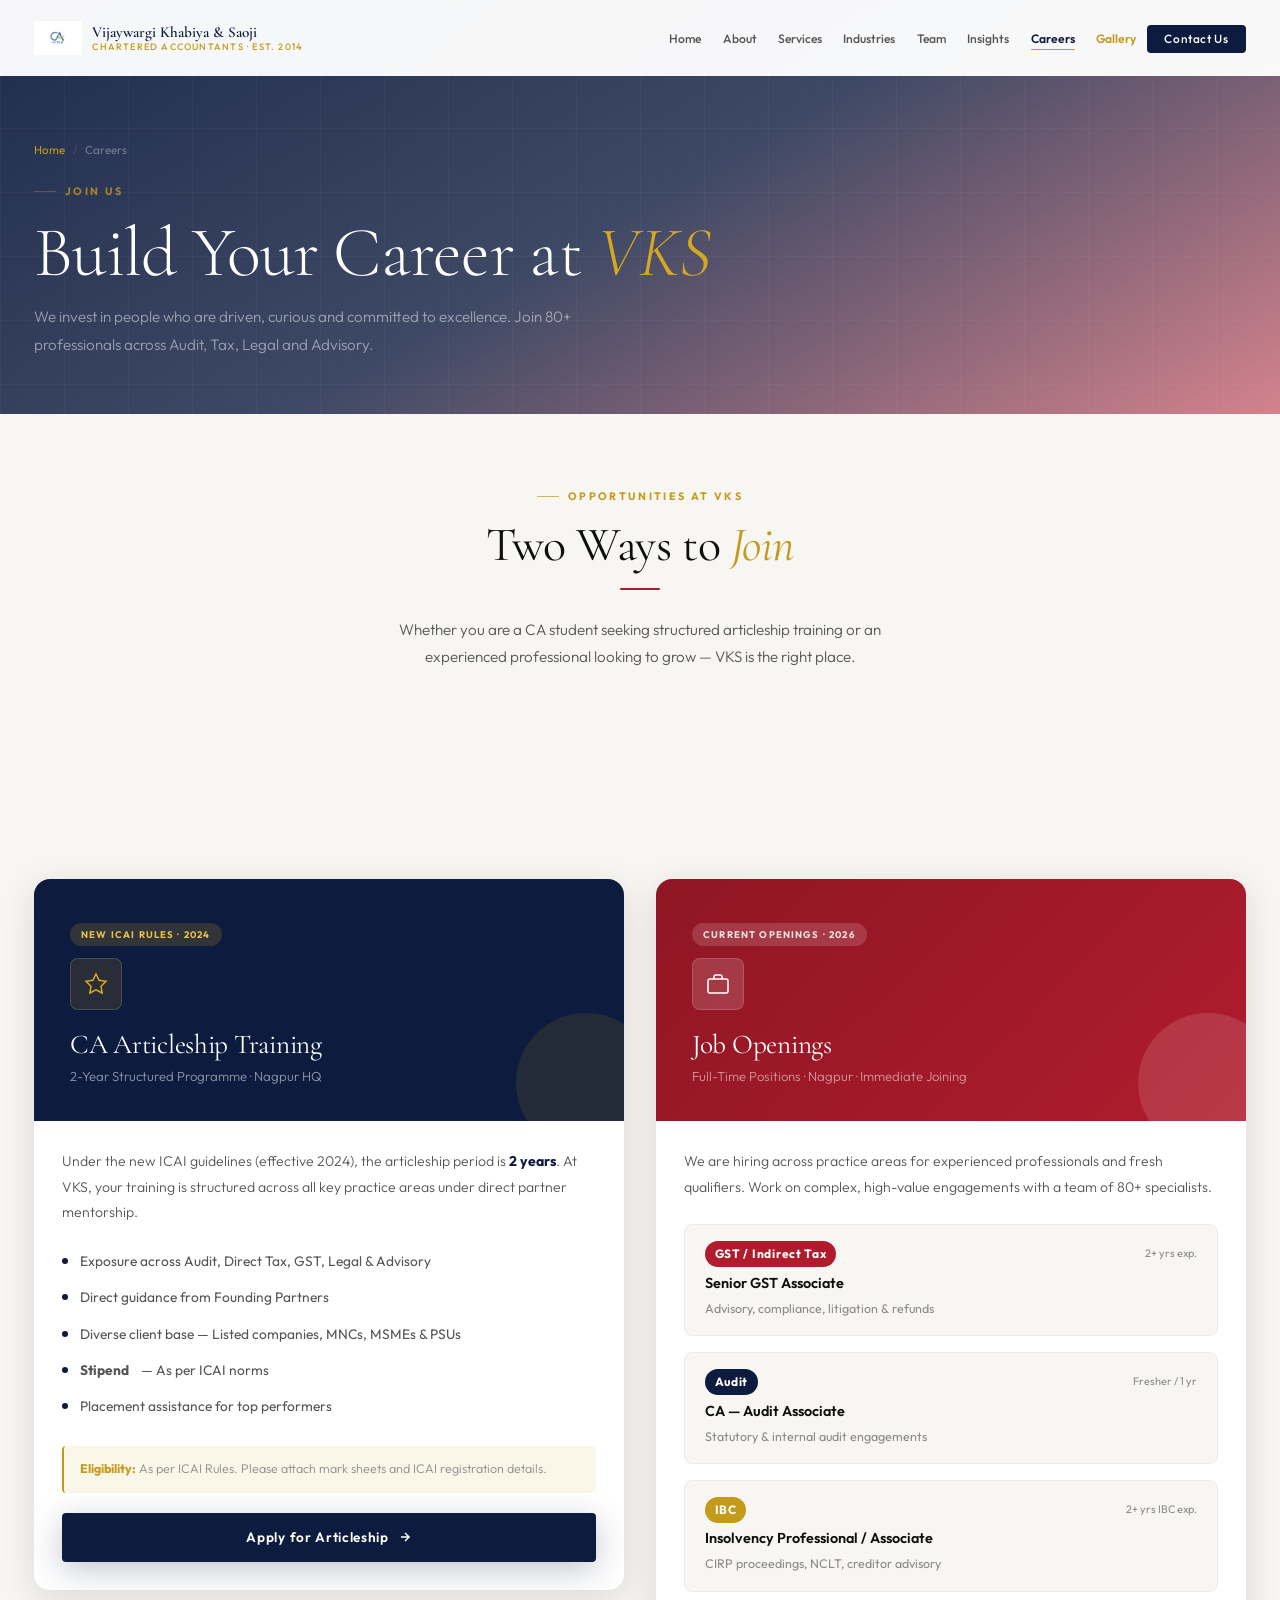
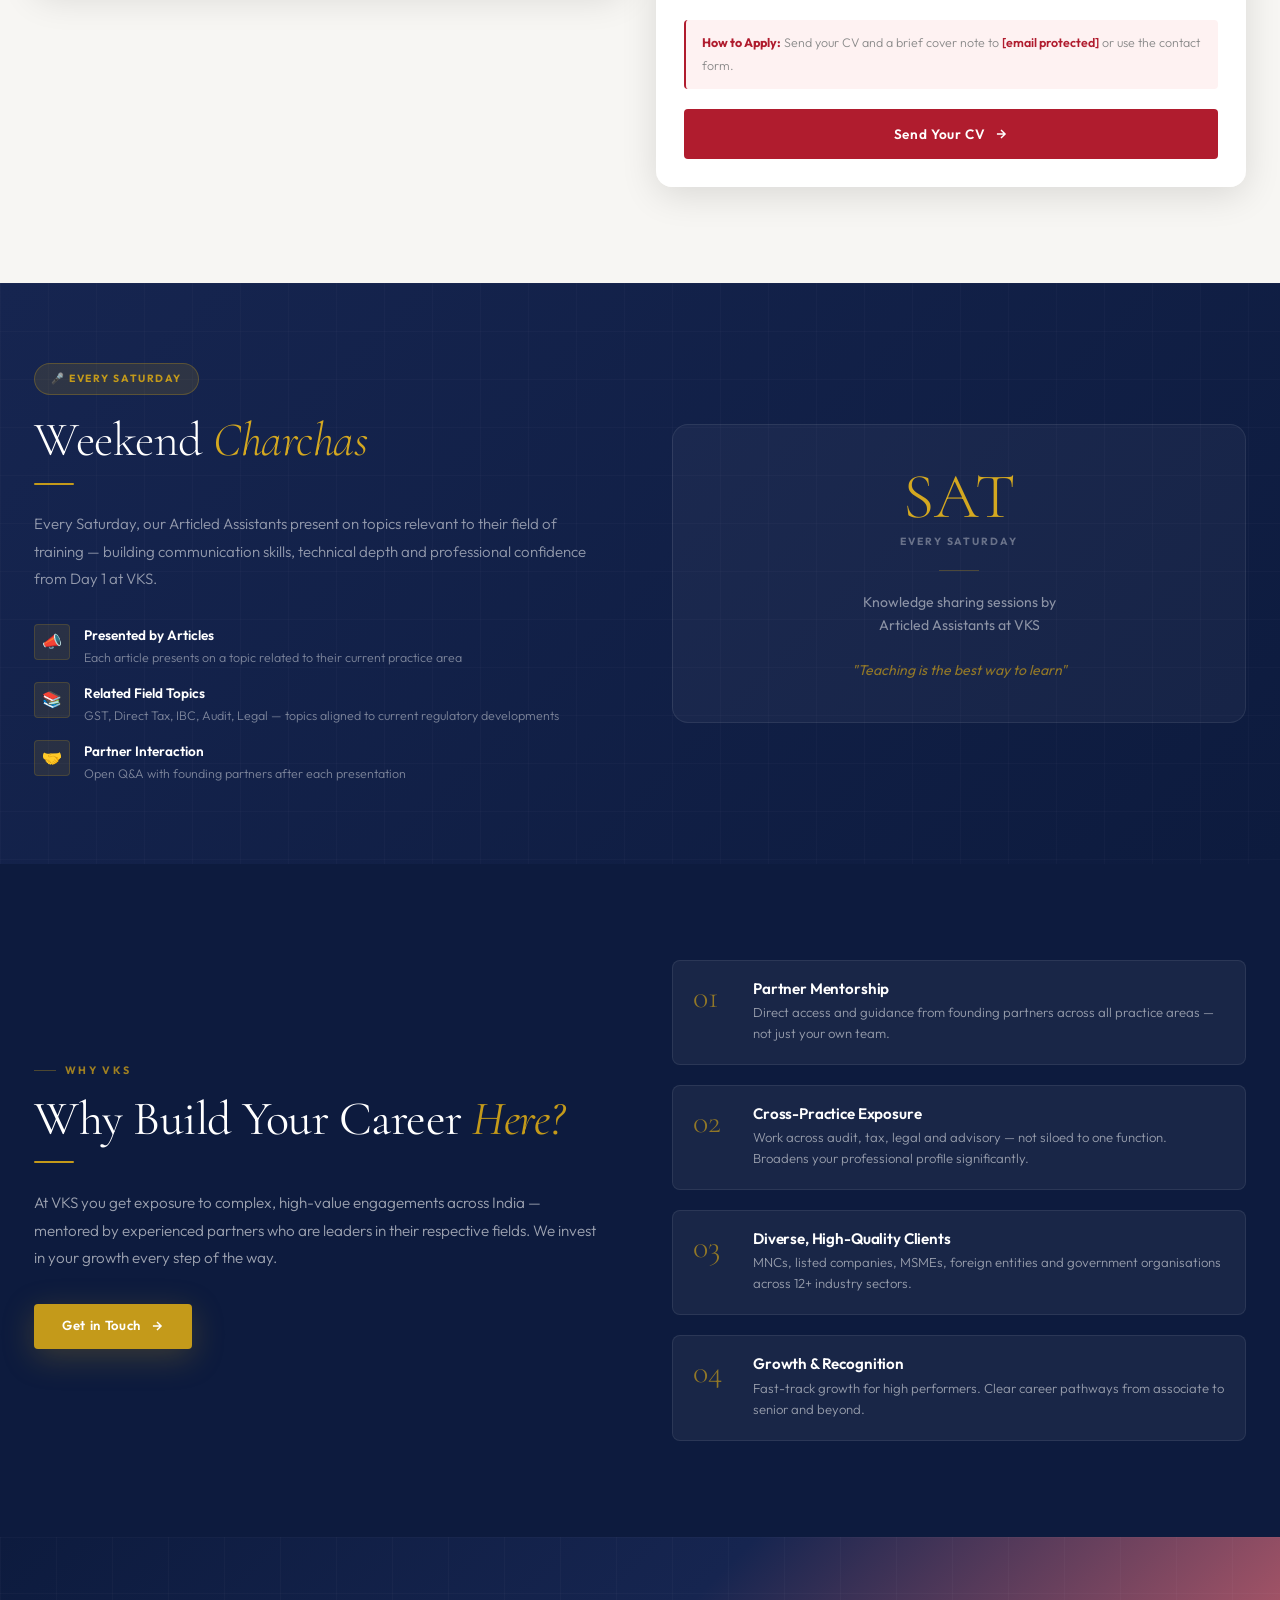
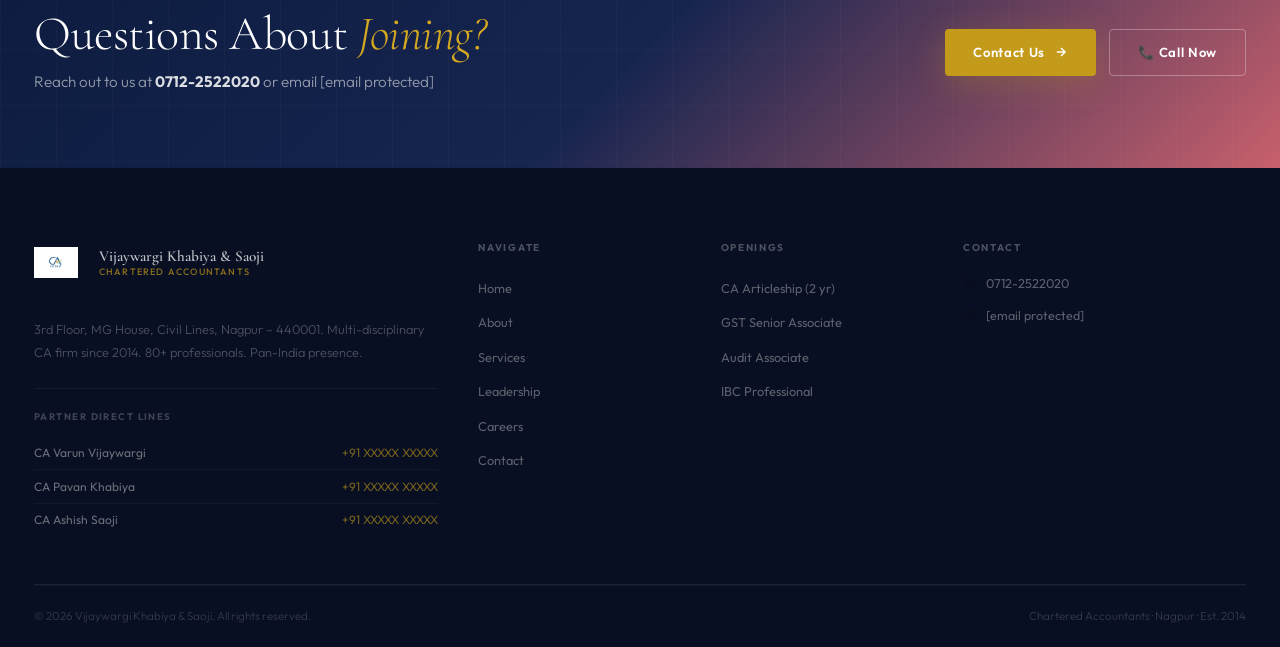
<file: careers.html>
<!DOCTYPE html>
<html lang="en">
<head>
<meta charset="UTF-8"/>
<meta name="viewport" content="width=device-width,initial-scale=1.0"/>
<title>Careers — Vijaywargi Khabiya &amp; Saoji | CA Firm Nagpur</title>
<meta name="description" content="Join VKS — Articleship Training (2 years, new ICAI rules) and Job Openings at Vijaywargi Khabiya & Saoji, Nagpur's premier CA firm."/>
<link rel="preconnect" href="https://fonts.googleapis.com"/>
<link rel="preconnect" href="https://fonts.gstatic.com" crossorigin/>
<link rel="stylesheet" href="https://fonts.googleapis.com/css2?family=Cormorant+Garamond:ital,wght@0,400;0,500;0,600;0,700;1,400;1,600&family=Outfit:wght@300;400;500;600;700&display=swap"/>
<link rel="stylesheet" href="style.css"/>
</head>
<body>

<!-- NAV -->
<nav class="nav">
  <div class="container nav-inner">
    <a href="index.html" class="logo">
      <img src="images/logo.jpg" alt="CA India Logo" class="logo-img"/>
      <div class="logo-text">
        <span class="logo-firm">Vijaywargi Khabiya &amp; Saoji</span>
        <span class="logo-tag">Chartered Accountants · Est. 2014</span>
      </div>
    </a>
        <ul class="nav-links">
      <li><a href="index.html">Home</a></li>
      <li><a href="about.html">About</a></li>
      <li><a href="services.html">Services</a></li>
      <li><a href="industries.html">Industries</a></li>
      <li><a href="partners.html">Team</a></li>
      <li><a href="publications.html">Insights</a></li>
      <li><a href="careers.html" class="active">Careers</a></li>
      <li><a href="gallery.html" class="nav-gallery-link">Gallery</a></li>
      <li><a href="contact.html" class="nav-cta-btn">Contact Us</a></li>
    </ul>
    <button class="ham" aria-label="Menu"><span></span><span></span><span></span></button>
  </div>
</nav>
<div class="drawer">
  <a href="index.html">Home</a><a href="about.html">About</a><a href="services.html">Services</a>
  <a href="industries.html">Industries</a><a href="partners.html">Team</a>
  <a href="publications.html">Insights</a><a href="careers.html">Careers</a>
  <a href="gallery.html">Gallery 🖼</a>
  <a href="contact.html">Contact →</a>
</div>

<!-- PAGE HEADER -->
<div class="ph">
  <div class="container ph-inner">
    <div class="breadcrumb"><a href="index.html">Home</a><span>/</span>Careers</div>
    <span class="eyebrow">Join Us</span>
    <h1>Build Your Career at <em>VKS</em></h1>
    <p style="max-width:min(580px,100%);margin-top:.75rem">We invest in people who are driven, curious and committed to excellence. Join 80+ professionals across Audit, Tax, Legal and Advisory.</p>
  </div>
</div>

<!-- INTRO -->
<section class="pad-sm" style="background:var(--surf)">
  <div class="container tc">
    <div class="rv">
      <span class="eyebrow" style="justify-content:center">Opportunities at VKS</span>
      <h2>Two Ways to <em style="color:var(--gold)">Join</em></h2>
      <div class="rule c"></div>
      <p style="max-width:min(520px,100%);margin:0 auto">Whether you are a CA student seeking structured articleship training or an experienced professional looking to grow — VKS is the right place.</p>
    </div>
  </div>
</section>

<!-- THE TWO CAREER CARDS -->
<section class="pad" style="background:var(--surf)">
  <div class="container">
    <div class="career-cards">

      <!-- CARD 1: ARTICLESHIP -->
      <div class="career-card cc-article rv rv-d1">
        <div class="cc-header">
          <div class="cc-badge">New ICAI Rules · 2024</div>
          <div class="cc-icon">
            <svg width="24" height="24" viewBox="0 0 24 24" fill="none" stroke="currentColor" stroke-width="1.5"><path d="M12 2l3.09 6.26L22 9.27l-5 4.87 1.18 6.88L12 17.77l-6.18 3.25L7 14.14 2 9.27l6.91-1.01L12 2z"/></svg>
          </div>
          <h3>CA Articleship Training</h3>
          <p>2-Year Structured Programme · Nagpur HQ</p>
        </div>
        <div class="cc-body">
          <p style="font-size:.88rem;color:var(--ink3);margin-bottom:1.5rem">Under the new ICAI guidelines (effective 2024), the articleship period is <strong style="color:var(--navy)">2 years</strong>. At VKS, your training is structured across all key practice areas under direct partner mentorship.</p>
          <div class="cc-list">
            <div class="cc-li">Exposure across Audit, Direct Tax, GST, Legal &amp; Advisory</div>
            <div class="cc-li">Direct guidance from Founding Partners</div>
            <div class="cc-li">Diverse client base — Listed companies, MNCs, MSMEs &amp; PSUs</div>
            <div class="cc-li"><strong>Stipend</strong> — As per ICAI norms</div>
            <div class="cc-li">Placement assistance for top performers</div>
          </div>
          <p style="font-size:.78rem;color:var(--ink4);margin-bottom:1.25rem;background:var(--gold-bg);padding:.75rem 1rem;border-radius:var(--rs);border-left:2px solid var(--gold)">
            <strong style="color:var(--gold)">Eligibility:</strong> As per ICAI Rules. Please attach mark sheets and ICAI registration details.
          </p>
          <div style="flex:1"></div><a href="contact.html?subject=Articleship Application" class="btn btn-navy cc-cta">
            Apply for Articleship
            <svg class="arr" viewBox="0 0 24 24" fill="none" stroke="currentColor" stroke-width="2.5"><path d="M5 12h14M12 5l7 7-7 7"/></svg>
          </a>
        </div>
      </div>

      <!-- CARD 2: JOB OFFERS -->
      <div class="career-card cc-jobs rv rv-d2">
        <div class="cc-header">
          <div class="cc-badge">Current Openings · 2026</div>
          <div class="cc-icon">
            <svg width="24" height="24" viewBox="0 0 24 24" fill="none" stroke="currentColor" stroke-width="1.5"><rect x="2" y="7" width="20" height="14" rx="2"/><path d="M16 7V5a2 2 0 00-2-2h-4a2 2 0 00-2 2v2"/></svg>
          </div>
          <h3>Job Openings</h3>
          <p>Full-Time Positions · Nagpur · Immediate Joining</p>
        </div>
        <div class="cc-body">
          <p style="font-size:.88rem;color:var(--ink3);margin-bottom:1.5rem">We are hiring across practice areas for experienced professionals and fresh qualifiers. Work on complex, high-value engagements with a team of 80+ specialists.</p>

          <!-- Job list items -->
          <div style="display:flex;flex-direction:column;gap:1rem;margin-bottom:1.75rem">

            <div class="job-card-inline">
              <div style="display:flex;align-items:center;justify-content:space-between;margin-bottom:.3rem">
                <span style="font-size:.75rem;font-weight:700;color:var(--white);background:var(--red);padding:.18rem .6rem;border-radius:40px;letter-spacing:.06em">GST / Indirect Tax</span>
                <span style="font-size:.68rem;color:var(--ink4)">2+ yrs exp.</span>
              </div>
              <div style="font-size:.9rem;font-weight:600;color:var(--ink)">Senior GST Associate</div>
              <div style="font-size:.78rem;color:var(--ink4);margin-top:.2rem">Advisory, compliance, litigation &amp; refunds</div>
            </div>

            <div class="job-card-inline">
              <div style="display:flex;align-items:center;justify-content:space-between;margin-bottom:.3rem">
                <span style="font-size:.75rem;font-weight:700;color:var(--white);background:var(--navy);padding:.18rem .6rem;border-radius:40px;letter-spacing:.06em">Audit</span>
                <span style="font-size:.68rem;color:var(--ink4)">Fresher / 1 yr</span>
              </div>
              <div style="font-size:.9rem;font-weight:600;color:var(--ink)">CA — Audit Associate</div>
              <div style="font-size:.78rem;color:var(--ink4);margin-top:.2rem">Statutory &amp; internal audit engagements</div>
            </div>

            <div class="job-card-inline">
              <div style="display:flex;align-items:center;justify-content:space-between;margin-bottom:.3rem">
                <span style="font-size:.75rem;font-weight:700;color:var(--white);background:var(--gold);padding:.18rem .6rem;border-radius:40px;letter-spacing:.06em">IBC</span>
                <span style="font-size:.68rem;color:var(--ink4)">2+ yrs IBC exp.</span>
              </div>
              <div style="font-size:.9rem;font-weight:600;color:var(--ink)">Insolvency Professional / Associate</div>
              <div style="font-size:.78rem;color:var(--ink4);margin-top:.2rem">CIRP proceedings, NCLT, creditor advisory</div>
            </div>

          </div>

          <p style="font-size:.78rem;color:var(--ink4);margin-bottom:1.25rem;background:#fef2f2;padding:.75rem 1rem;border-radius:var(--rs);border-left:2px solid var(--red)">
            <strong style="color:var(--red)">How to Apply:</strong> Send your CV and a brief cover note to <a href="/cdn-cgi/l/email-protection#97f4f6e5f2f2e5e4d7f4f6e1fce4b9fef9" style="color:var(--red);font-weight:600"><span class="__cf_email__" data-cfemail="4724263522223534072426312c34692e29">[email&#160;protected]</span></a> or use the contact form.
          </p>
          <div style="flex:1"></div><a href="contact.html?subject=Job Application" class="btn btn-red cc-cta">
            Send Your CV
            <svg class="arr" viewBox="0 0 24 24" fill="none" stroke="currentColor" stroke-width="2.5"><path d="M5 12h14M12 5l7 7-7 7"/></svg>
          </a>
        </div>
      </div>

    </div>
  </div>
</section>


<!-- WEEKEND CHARCHAS -->
<section class="charcha-section">
  <div class="container">
    <div class="charcha-inner">
      <div>
        <div class="charcha-badge">🎤 Every Saturday</div>
        <h2 style="color:var(--white);font-weight:300">Weekend <em style="color:var(--gold2);font-style:italic">Charchas</em></h2>
        <div class="rule gold" style="margin-top:1rem"></div>
        <p style="color:rgba(255,255,255,.55);margin-top:1rem;font-size:.94rem;line-height:1.8">Every Saturday, our Articled Assistants present on topics relevant to their field of training — building communication skills, technical depth and professional confidence from Day 1 at VKS.</p>
        <div class="charcha-features">
          <div class="charcha-feat">
            <div class="charcha-feat-icon">📣</div>
            <div class="charcha-feat-text">
              <h5>Presented by Articles</h5>
              <p>Each article presents on a topic related to their current practice area</p>
            </div>
          </div>
          <div class="charcha-feat">
            <div class="charcha-feat-icon">📚</div>
            <div class="charcha-feat-text">
              <h5>Related Field Topics</h5>
              <p>GST, Direct Tax, IBC, Audit, Legal — topics aligned to current regulatory developments</p>
            </div>
          </div>
          <div class="charcha-feat">
            <div class="charcha-feat-icon">🤝</div>
            <div class="charcha-feat-text">
              <h5>Partner Interaction</h5>
              <p>Open Q&amp;A with founding partners after each presentation</p>
            </div>
          </div>
        </div>
      </div>
      <div class="charcha-visual rv">
        <div class="charcha-day">SAT</div>
        <div class="charcha-day-label">Every Saturday</div>
        <div class="charcha-divider"></div>
        <div class="charcha-tagline">Knowledge sharing sessions by<br/>Articled Assistants at VKS<br/><br/><em style="color:rgba(196,154,26,.7);font-style:italic">"Teaching is the best way to learn"</em></div>
      </div>
    </div>
  </div>
</section>

<!-- WHY JOIN VKS -->
<section class="careers pad">
  <div class="container">
    <div class="careers-inner">
      <div class="careers-copy">
        <span class="eyebrow rv">Why VKS</span>
        <h2 class="rv rv-d1" style="color:var(--white)">Why Build Your Career <em style="color:var(--gold)">Here?</em></h2>
        <div class="rule rv rv-d2 gold"></div>
        <p class="rv rv-d2" style="color:rgba(255,255,255,.6)">At VKS you get exposure to complex, high-value engagements across India — mentored by experienced partners who are leaders in their respective fields. We invest in your growth every step of the way.</p>
        <div style="margin-top:2rem" class="rv rv-d3">
          <a href="contact.html" class="btn btn-gold">Get in Touch <svg class="arr" viewBox="0 0 24 24" fill="none" stroke="currentColor" stroke-width="2.5"><path d="M5 12h14M12 5l7 7-7 7"/></svg></a>
        </div>
      </div>
      <div style="display:flex;flex-direction:column;gap:1.25rem">
        <div class="career-item rv rv-d1"><div class="career-num">01</div><div class="career-text"><h4>Partner Mentorship</h4><p>Direct access and guidance from founding partners across all practice areas — not just your own team.</p></div></div>
        <div class="career-item rv rv-d2"><div class="career-num">02</div><div class="career-text"><h4>Cross-Practice Exposure</h4><p>Work across audit, tax, legal and advisory — not siloed to one function. Broadens your professional profile significantly.</p></div></div>
        <div class="career-item rv rv-d3"><div class="career-num">03</div><div class="career-text"><h4>Diverse, High-Quality Clients</h4><p>MNCs, listed companies, MSMEs, foreign entities and government organisations across 12+ industry sectors.</p></div></div>
        <div class="career-item rv rv-d4"><div class="career-num">04</div><div class="career-text"><h4>Growth &amp; Recognition</h4><p>Fast-track growth for high performers. Clear career pathways from associate to senior and beyond.</p></div></div>
      </div>
    </div>
  </div>
</section>

<!-- CTA -->
<section class="cta-strip">
  <div class="container"><div class="cta-inner">
    <div class="cta-copy rv"><h2>Questions About <em>Joining?</em></h2><p>Reach out to us at <strong style="color:rgba(255,255,255,.85)">0712-2522020</strong> or email <a href="/cdn-cgi/l/email-protection" class="__cf_email__" data-cfemail="d7b4b6a5b2b2a5a497b4b6a1bca4f9beb9">[email&#160;protected]</a></p></div>
    <div class="cta-actions rv rv-d2">
      <a href="contact.html" class="btn btn-gold">Contact Us <svg class="arr" viewBox="0 0 24 24" fill="none" stroke="currentColor" stroke-width="2.5"><path d="M5 12h14M12 5l7 7-7 7"/></svg></a>
      <a href="tel:07122522020" class="btn btn-ghost">📞 Call Now</a>
    </div>
  </div></div>
</section>

<!-- FOOTER -->
<footer class="footer">
  <div class="container">
    <div class="footer-top">
      <div>
        <a href="index.html" class="logo" style="margin-bottom:1.1rem;display:inline-flex">
          <img src="images/logo.jpg" alt="Logo" style="width:44px;height:44px;object-fit:contain;flex-shrink:0"/>
          <div class="logo-text" style="margin-left:.65rem">
            <span class="logo-firm" style="color:rgba(255,255,255,.75)">Vijaywargi Khabiya &amp; Saoji</span>
            <span class="logo-tag" style="color:rgba(196,154,26,.7)">Chartered Accountants</span>
          </div>
        </a>
        <p class="ft-desc">3rd Floor, MG House, Civil Lines, Nagpur – 440001. Multi-disciplinary CA firm since 2014. 80+ professionals. Pan-India presence.</p>
        <div class="ft-partners">
          <h6>Partner Direct Lines</h6>
          <div class="ft-p-item"><span class="ft-p-name">CA Varun Vijaywargi</span><a href="tel:+91XXXXXXXXXX" class="ft-p-num">+91 XXXXX XXXXX</a></div>
          <div class="ft-p-item"><span class="ft-p-name">CA Pavan Khabiya</span><a href="tel:+91XXXXXXXXXX" class="ft-p-num">+91 XXXXX XXXXX</a></div>
          <div class="ft-p-item"><span class="ft-p-name">CA Ashish Saoji</span><a href="tel:+91XXXXXXXXXX" class="ft-p-num">+91 XXXXX XXXXX</a></div>
        </div>
      </div>
      <div class="ft-col"><h5>Navigate</h5><ul><li><a href="index.html">Home</a></li><li><a href="about.html">About</a></li><li><a href="services.html">Services</a></li><li><a href="partners.html">Leadership</a></li><li><a href="careers.html">Careers</a></li><li><a href="contact.html">Contact</a></li></ul></div>
      <div class="ft-col"><h5>Openings</h5><ul><li><a href="#">CA Articleship (2 yr)</a></li><li><a href="#">GST Senior Associate</a></li><li><a href="#">Audit Associate</a></li><li><a href="#">IBC Professional</a></li></ul></div>
      <div class="ft-col"><h5>Contact</h5><div class="ft-contact">
        <div class="ft-ci"><svg width="14" height="14" viewBox="0 0 24 24" fill="none" stroke="currentColor" stroke-width="2"><path d="M22 16.92v3a2 2 0 01-2.18 2 19.79 19.79 0 01-8.63-3.07A19.5 19.5 0 013.07 10.8a19.79 19.79 0 01-3.07-8.68A2 2 0 012 0h3a2 2 0 012 1.72 12.84 12.84 0 00.7 2.81 2 2 0 01-.45 2.11L6.09 7.91a16 16 0 006 6l1.27-1.27a2 2 0 012.11-.45 12.84 12.84 0 002.81.7A2 2 0 0122 16z"/></svg><span><a href="tel:07122522020">0712-2522020</a></span></div>
        <div class="ft-ci"><svg width="14" height="14" viewBox="0 0 24 24" fill="none" stroke="currentColor" stroke-width="2"><path d="M4 4h16c1.1 0 2 .9 2 2v12c0 1.1-.9 2-2 2H4c-1.1 0-2-.9-2-2V6c0-1.1.9-2 2-2z"/><polyline points="22,6 12,13 2,6"/></svg><span><a href="/cdn-cgi/l/email-protection#3d54535b527d5e5c4b564e135453"><span class="__cf_email__" data-cfemail="ddb4b3bbb29dbebcabb6aef3b4b3">[email&#160;protected]</span></a></span></div>
      </div></div>
    </div>
    <div class="footer-bottom">
      <p>&copy; 2026 Vijaywargi Khabiya &amp; Saoji. All rights reserved.</p>
      <p>Chartered Accountants · Nagpur · Est. 2014</p>
    </div>
  </div>
</footer>


<!-- Scroll to Top -->
<button class="stt" aria-label="Back to top">
  <svg width="16" height="16" viewBox="0 0 24 24" fill="none" stroke="currentColor" stroke-width="2.5"><path d="M18 15l-6-6-6 6"/></svg>
</button>

<nav class="mob-nav">
  <div class="mob-nav-inner">
    <a href="index.html" class="mob-nav-item">
      <svg viewBox="0 0 24 24" fill="none" stroke="currentColor" stroke-width="2"><path d="M3 9l9-7 9 7v11a2 2 0 01-2 2H5a2 2 0 01-2-2z"/></svg>Home
    </a>
    <a href="services.html" class="mob-nav-item">
      <svg viewBox="0 0 24 24" fill="none" stroke="currentColor" stroke-width="2"><path d="M9 5H7a2 2 0 00-2 2v12a2 2 0 002 2h10a2 2 0 002-2V7a2 2 0 00-2-2h-2M9 5a2 2 0 002 2h2a2 2 0 002-2M9 5a2 2 0 012-2h2a2 2 0 012 2"/></svg>Services
    </a>
    <a href="partners.html" class="mob-nav-item">
      <svg viewBox="0 0 24 24" fill="none" stroke="currentColor" stroke-width="2"><path d="M17 21v-2a4 4 0 00-4-4H5a4 4 0 00-4 4v2"/><circle cx="9" cy="7" r="4"/><path d="M23 21v-2a4 4 0 00-3-3.87"/><path d="M16 3.13a4 4 0 010 7.75"/></svg>Team
    </a>
    <a href="careers.html" class="mob-nav-item active">
      <svg viewBox="0 0 24 24" fill="none" stroke="currentColor" stroke-width="2"><rect x="2" y="7" width="20" height="14" rx="2"/><path d="M16 7V5a2 2 0 00-2-2h-4a2 2 0 00-2 2v2"/></svg>Careers
    </a>
    <a href="contact.html" class="mob-nav-item">
      <svg viewBox="0 0 24 24" fill="none" stroke="currentColor" stroke-width="2"><path d="M22 16.92v3a2 2 0 01-2.18 2 19.79 19.79 0 01-8.63-3.07A19.5 19.5 0 013.07 10.8a19.79 19.79 0 01-3.07-8.68A2 2 0 012 0h3a2 2 0 012 1.72c.128.96.341 1.903.637 2.822a2 2 0 01-.45 2.109L6.09 7.91a16 16 0 006 6l1.27-1.27a2 2 0 012.11-.45c.92.296 1.86.51 2.82.637A2 2 0 0122 16.92z"/></svg>Contact
    </a>
  </div>
</nav>
<script src="main.js"></script>
</body>
</html>
</file>
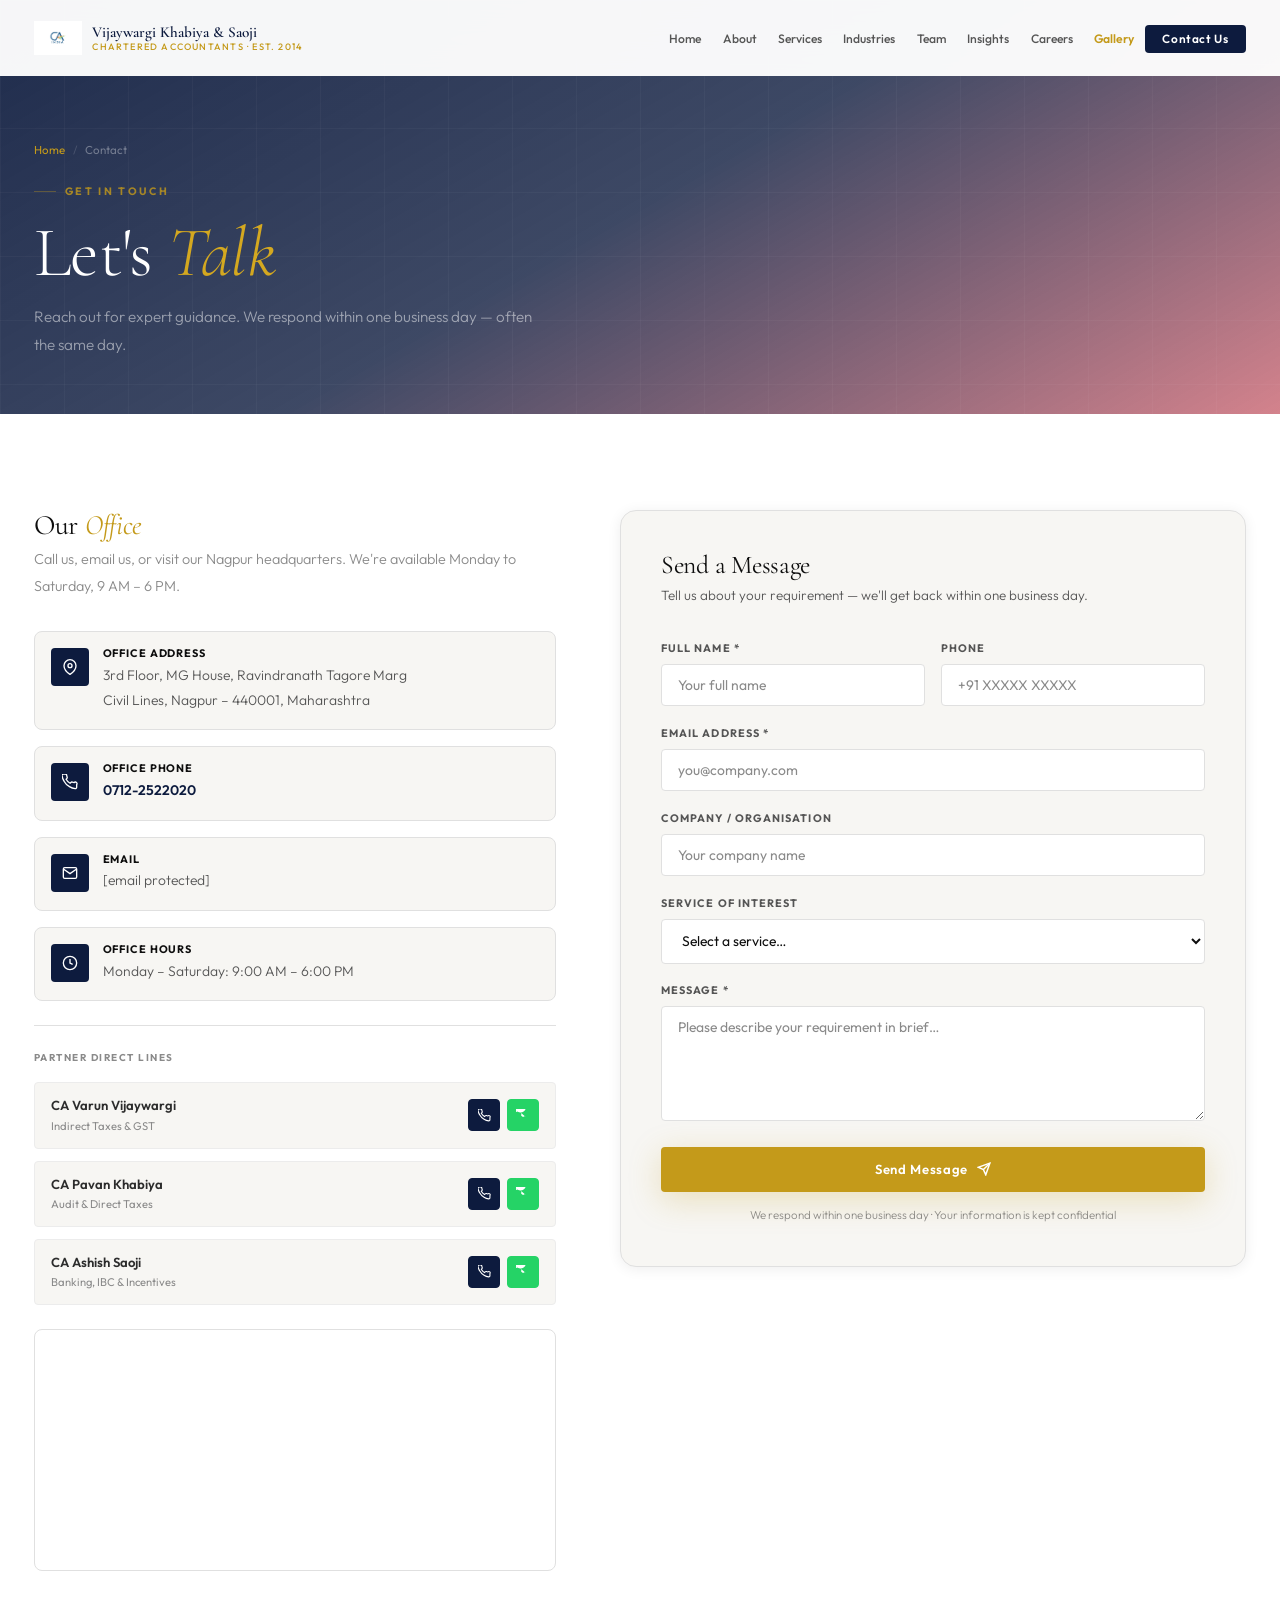
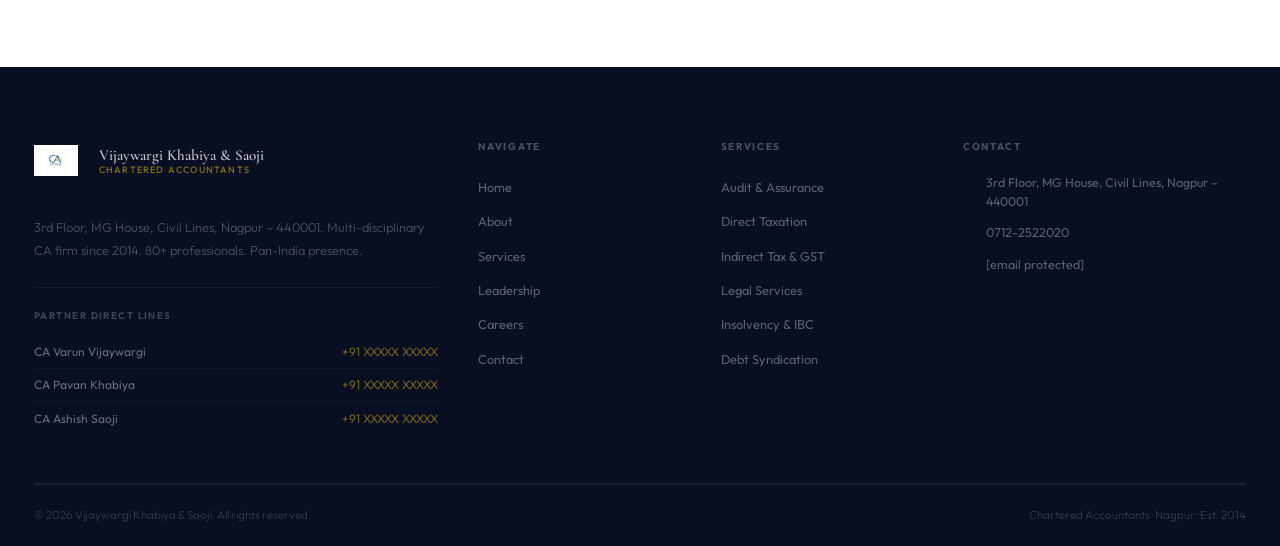
<file: contact.html>
<!DOCTYPE html>
<html lang="en">
<head>
<meta charset="UTF-8"/>
<meta name="viewport" content="width=device-width,initial-scale=1.0"/>
<title>Contact — Vijaywargi Khabiya &amp; Saoji | Nagpur CA Firm</title>
<meta name="description" content="Contact VKS — 3rd Floor, MG House, Civil Lines, Nagpur 440001. Call 0712-2522020 or email info@cavks.in. Partner direct lines available."/>
<link rel="preconnect" href="https://fonts.googleapis.com"/>
<link rel="preconnect" href="https://fonts.gstatic.com" crossorigin/>
<link rel="stylesheet" href="https://fonts.googleapis.com/css2?family=Cormorant+Garamond:ital,wght@0,400;0,500;0,600;0,700;1,400;1,600&family=Outfit:wght@300;400;500;600;700&display=swap"/>
<link rel="stylesheet" href="style.css"/>
<style>
.partner-lines{display:flex;flex-direction:column;gap:.75rem;margin-top:1.5rem;padding-top:1.5rem;border-top:1px solid var(--line)}
.pl-title{font-size:.62rem;font-weight:700;letter-spacing:.15em;text-transform:uppercase;color:var(--ink4);margin-bottom:.25rem}
.pl-item{display:flex;align-items:center;justify-content:space-between;padding:.75rem 1rem;background:var(--surf);border-radius:var(--rs);border:1px solid var(--line2);transition:all var(--tf)}
.pl-item:hover{border-color:var(--gold);background:var(--gold-bg)}
.pl-name{font-size:.82rem;font-weight:600;color:var(--ink2)}
.pl-spec{font-size:.7rem;color:var(--ink4)}
.pl-actions{display:flex;gap:.4rem;flex-shrink:0}
.pl-btn{width:32px;height:32px;border-radius:var(--rs);display:flex;align-items:center;justify-content:center;transition:all var(--tf);border:1px solid var(--line)}
.pl-btn.call{background:var(--navy);border-color:var(--navy);color:var(--white)}
.pl-btn.call:hover{background:var(--navy2)}
.pl-btn.wa{background:#25D366;border-color:#25D366;color:var(--white)}
.pl-btn.wa:hover{background:#20bb5a}
.pl-btn svg{width:13px;height:13px}
</style>
</head>
<body>

<!-- NAV -->
<nav class="nav">
  <div class="container nav-inner">
    <a href="index.html" class="logo">
      <img src="images/logo.jpg" alt="CA India Logo" class="logo-img"/>
      <div class="logo-text">
        <span class="logo-firm">Vijaywargi Khabiya &amp; Saoji</span>
        <span class="logo-tag">Chartered Accountants · Est. 2014</span>
      </div>
    </a>
        <ul class="nav-links">
      <li><a href="index.html">Home</a></li>
      <li><a href="about.html">About</a></li>
      <li><a href="services.html">Services</a></li>
      <li><a href="industries.html">Industries</a></li>
      <li><a href="partners.html">Team</a></li>
      <li><a href="publications.html">Insights</a></li>
      <li><a href="careers.html">Careers</a></li>
      <li><a href="gallery.html" class="nav-gallery-link">Gallery</a></li>
      <li><a href="contact.html" class="nav-cta-btn">Contact Us</a></li>
    </ul>
    <button class="ham" aria-label="Menu"><span></span><span></span><span></span></button>
  </div>
</nav>
<div class="drawer">
  <a href="index.html">Home</a><a href="about.html">About</a><a href="services.html">Services</a>
  <a href="industries.html">Industries</a><a href="partners.html">Team</a>
  <a href="publications.html">Insights</a><a href="careers.html">Careers</a>
  <a href="gallery.html">Gallery 🖼</a>
  <a href="contact.html" class="active">Contact →</a>
</div>

<!-- PAGE HEADER -->
<div class="ph">
  <div class="container ph-inner">
    <div class="breadcrumb"><a href="index.html">Home</a><span>/</span>Contact</div>
    <span class="eyebrow">Get in Touch</span>
    <h1>Let's <em>Talk</em></h1>
    <p style="max-width:min(500px,100%);margin-top:.75rem">Reach out for expert guidance. We respond within one business day — often the same day.</p>
  </div>
</div>

<!-- CONTACT MAIN -->
<section class="pad">
  <div class="container">
    <div class="contact-grid">

      <!-- LEFT: Info + Map + Partner Lines -->
      <div class="rv">
        <h3 style="font-family:'Cormorant Garamond',serif;font-size:1.75rem;font-weight:400;margin-bottom:.35rem">Our <em style="color:var(--gold)">Office</em></h3>
        <p style="font-size:.9rem;color:var(--ink4);margin-bottom:2rem">Call us, email us, or visit our Nagpur headquarters. We're available Monday to Saturday, 9 AM – 6 PM.</p>

        <div class="c-details">
          <div class="c-item">
            <div class="c-icon"><svg viewBox="0 0 24 24" fill="none" stroke="currentColor" stroke-width="2"><path d="M21 10c0 7-9 13-9 13s-9-6-9-13a9 9 0 0118 0z"/><circle cx="12" cy="10" r="3"/></svg></div>
            <div class="c-detail-txt">
              <h4>Office Address</h4>
              <p>3rd Floor, MG House, Ravindranath Tagore Marg<br/>Civil Lines, Nagpur – 440001, Maharashtra</p>
            </div>
          </div>
          <div class="c-item">
            <div class="c-icon"><svg viewBox="0 0 24 24" fill="none" stroke="currentColor" stroke-width="2"><path d="M22 16.92v3a2 2 0 01-2.18 2 19.79 19.79 0 01-8.63-3.07A19.5 19.5 0 013.07 10.8a19.79 19.79 0 01-3.07-8.68A2 2 0 012 0h3a2 2 0 012 1.72 12.84 12.84 0 00.7 2.81 2 2 0 01-.45 2.11L6.09 7.91a16 16 0 006 6l1.27-1.27a2 2 0 012.11-.45 12.84 12.84 0 002.81.7A2 2 0 0122 16z"/></svg></div>
            <div class="c-detail-txt">
              <h4>Office Phone</h4>
              <p><a href="tel:07122522020" style="color:var(--navy);font-weight:600">0712-2522020</a></p>
            </div>
          </div>
          <div class="c-item">
            <div class="c-icon"><svg viewBox="0 0 24 24" fill="none" stroke="currentColor" stroke-width="2"><path d="M4 4h16c1.1 0 2 .9 2 2v12c0 1.1-.9 2-2 2H4c-1.1 0-2-.9-2-2V6c0-1.1.9-2 2-2z"/><polyline points="22,6 12,13 2,6"/></svg></div>
            <div class="c-detail-txt">
              <h4>Email</h4>
              <p><a href="/cdn-cgi/l/email-protection#1b72757d745b787a6d7068357275"><span class="__cf_email__" data-cfemail="1a73747c755a797b6c7169347374">[email&#160;protected]</span></a></p>
            </div>
          </div>
          <div class="c-item">
            <div class="c-icon"><svg viewBox="0 0 24 24" fill="none" stroke="currentColor" stroke-width="2"><circle cx="12" cy="12" r="10"/><polyline points="12 6 12 12 16 14"/></svg></div>
            <div class="c-detail-txt">
              <h4>Office Hours</h4>
              <p>Monday – Saturday: 9:00 AM – 6:00 PM</p>
            </div>
          </div>
        </div>

        <!-- Partner Direct Lines -->
        <div class="partner-lines">
          <div class="pl-title">Partner Direct Lines</div>
          <div class="pl-item">
            <div>
              <div class="pl-name">CA Varun Vijaywargi</div>
              <div class="pl-spec">Indirect Taxes &amp; GST</div>
            </div>
            <div class="pl-actions">
              <a href="tel:+91XXXXXXXXXX" class="pl-btn call" title="Call">
                <svg viewBox="0 0 24 24" fill="none" stroke="currentColor" stroke-width="2"><path d="M22 16.92v3a2 2 0 01-2.18 2 19.79 19.79 0 01-8.63-3.07A19.5 19.5 0 013.07 10.8a19.79 19.79 0 01-3.07-8.68A2 2 0 012 0h3a2 2 0 012 1.72 12.84 12.84 0 00.7 2.81 2 2 0 01-.45 2.11L6.09 7.91a16 16 0 006 6l1.27-1.27a2 2 0 012.11-.45 12.84 12.84 0 002.81.7A2 2 0 0122 16z"/></svg>
              </a>
              <a href="https://wa.me/91XXXXXXXXXX" class="pl-btn wa" title="WhatsApp" target="_blank" rel="noopener">
                <svg viewBox="0 0 24 24" fill="currentColor"><path d="M17.472 14.382c-.297-.149-1.758-.867-2.03-.967-.273-.099-.471-.148-.67.15-.197.297-.767.966-.94 1.164-.173.199-.347.223-.644.075-.297-.15-1.255-.463-2.39-1.475-.883-.788-1.48-1.761-1.653-2.059-.173-.297-.018-.458.13-.606.134-.133.298-.347.446-.52.149-.174.198-.298.298-.497.099-.198.05-.371-.025-.52-.075-.149-.669-1.612-.916-2.207-.242-.579-.487-.5-.669-.51a9.87 9.87 0 01-5.031-1.378l-.361-.214-3.741.982.998-3.648-.235-.374a9.86 9.86 0 01-1.51-5.26c.001-5.45 4.436-9.884 9.888-9.884 2.64 0 5.122 1.03 6.988 2.898a9.825 9.825 0 012.893 6.994c-.003 5.45-4.437 9.884-9.885 9.884"/></svg>
              </a>
            </div>
          </div>
          <div class="pl-item">
            <div>
              <div class="pl-name">CA Pavan Khabiya</div>
              <div class="pl-spec">Audit &amp; Direct Taxes</div>
            </div>
            <div class="pl-actions">
              <a href="tel:+91XXXXXXXXXX" class="pl-btn call" title="Call"><svg viewBox="0 0 24 24" fill="none" stroke="currentColor" stroke-width="2"><path d="M22 16.92v3a2 2 0 01-2.18 2 19.79 19.79 0 01-8.63-3.07A19.5 19.5 0 013.07 10.8a19.79 19.79 0 01-3.07-8.68A2 2 0 012 0h3a2 2 0 012 1.72 12.84 12.84 0 00.7 2.81 2 2 0 01-.45 2.11L6.09 7.91a16 16 0 006 6l1.27-1.27a2 2 0 012.11-.45 12.84 12.84 0 002.81.7A2 2 0 0122 16z"/></svg></a>
              <a href="https://wa.me/91XXXXXXXXXX" class="pl-btn wa" title="WhatsApp" target="_blank" rel="noopener"><svg viewBox="0 0 24 24" fill="currentColor"><path d="M17.472 14.382c-.297-.149-1.758-.867-2.03-.967-.273-.099-.471-.148-.67.15-.197.297-.767.966-.94 1.164-.173.199-.347.223-.644.075-.297-.15-1.255-.463-2.39-1.475-.883-.788-1.48-1.761-1.653-2.059-.173-.297-.018-.458.13-.606.134-.133.298-.347.446-.52.149-.174.198-.298.298-.497.099-.198.05-.371-.025-.52-.075-.149-.669-1.612-.916-2.207-.242-.579-.487-.5-.669-.51a9.87 9.87 0 01-5.031-1.378l-.361-.214-3.741.982.998-3.648-.235-.374a9.86 9.86 0 01-1.51-5.26c.001-5.45 4.436-9.884 9.888-9.884 2.64 0 5.122 1.03 6.988 2.898a9.825 9.825 0 012.893 6.994c-.003 5.45-4.437 9.884-9.885 9.884"/></svg></a>
            </div>
          </div>
          <div class="pl-item">
            <div>
              <div class="pl-name">CA Ashish Saoji</div>
              <div class="pl-spec">Banking, IBC &amp; Incentives</div>
            </div>
            <div class="pl-actions">
              <a href="tel:+91XXXXXXXXXX" class="pl-btn call" title="Call"><svg viewBox="0 0 24 24" fill="none" stroke="currentColor" stroke-width="2"><path d="M22 16.92v3a2 2 0 01-2.18 2 19.79 19.79 0 01-8.63-3.07A19.5 19.5 0 013.07 10.8a19.79 19.79 0 01-3.07-8.68A2 2 0 012 0h3a2 2 0 012 1.72 12.84 12.84 0 00.7 2.81 2 2 0 01-.45 2.11L6.09 7.91a16 16 0 006 6l1.27-1.27a2 2 0 012.11-.45 12.84 12.84 0 002.81.7A2 2 0 0122 16z"/></svg></a>
              <a href="https://wa.me/91XXXXXXXXXX" class="pl-btn wa" title="WhatsApp" target="_blank" rel="noopener"><svg viewBox="0 0 24 24" fill="currentColor"><path d="M17.472 14.382c-.297-.149-1.758-.867-2.03-.967-.273-.099-.471-.148-.67.15-.197.297-.767.966-.94 1.164-.173.199-.347.223-.644.075-.297-.15-1.255-.463-2.39-1.475-.883-.788-1.48-1.761-1.653-2.059-.173-.297-.018-.458.13-.606.134-.133.298-.347.446-.52.149-.174.198-.298.298-.497.099-.198.05-.371-.025-.52-.075-.149-.669-1.612-.916-2.207-.242-.579-.487-.5-.669-.51a9.87 9.87 0 01-5.031-1.378l-.361-.214-3.741.982.998-3.648-.235-.374a9.86 9.86 0 01-1.51-5.26c.001-5.45 4.436-9.884 9.888-9.884 2.64 0 5.122 1.03 6.988 2.898a9.825 9.825 0 012.893 6.994c-.003 5.45-4.437 9.884-9.885 9.884"/></svg></a>
            </div>
          </div>
        </div>

        <!-- Map -->
        <div class="map-wrap" style="margin-top:1.5rem">
          <iframe src="https://www.google.com/maps/embed?pb=!1m18!1m12!1m3!1d3721.3!2d79.0882!3d21.1458!2m3!1f0!2f0!3f0!3m2!1i1024!2i768!4f13.1!3m3!1m2!1s0x3bd4c0a5a31faf13%3A0x9a8af1df5bada57e!2sCivil%20Lines%2C%20Nagpur%2C%20Maharashtra!5e0!3m2!1sen!2sin!4v1700000000000" width="100%" height="240" style="border:0;display:block" allowfullscreen="" loading="lazy" title="VKS Office Location — Civil Lines Nagpur"></iframe>
        </div>
      </div>

      <!-- RIGHT: Form -->
      <div class="c-form rv rv-d2">
        <h3>Send a Message</h3>
        <p class="sub">Tell us about your requirement — we'll get back within one business day.</p>
        <form>
          <div class="form-row">
            <div class="fg"><label>Full Name *</label><input type="text" class="fc" placeholder="Your full name" required/></div>
            <div class="fg"><label>Phone</label><input type="tel" class="fc" placeholder="+91 XXXXX XXXXX"/></div>
          </div>
          <div class="fg"><label>Email Address *</label><input type="email" class="fc" placeholder="you@company.com" required/></div>
          <div class="fg"><label>Company / Organisation</label><input type="text" class="fc" placeholder="Your company name"/></div>
          <div class="fg">
            <label>Service of Interest</label>
            <select class="fc">
              <option value="" disabled selected>Select a service…</option>
              <option>Audit &amp; Assurance</option>
              <option>Direct Taxation</option>
              <option>Indirect Tax &amp; GST</option>
              <option>Legal Services</option>
              <option>Insolvency &amp; IBC</option>
              <option>Debt Syndication</option>
              <option>State Incentives (PSI)</option>
              <option>Setting-Up in India</option>
              <option>Ind AS &amp; Due Diligence</option>
              <option>Listing Compliances</option>
              <option>Careers / Articleship</option>
              <option>Other</option>
            </select>
          </div>
          <div class="fg"><label>Message *</label><textarea class="fc" placeholder="Please describe your requirement in brief…" required></textarea></div>
          <button type="submit" class="btn btn-gold" style="width:100%;justify-content:center;padding:.9rem">
            Send Message
            <svg class="arr" viewBox="0 0 24 24" fill="none" stroke="currentColor" stroke-width="2.5"><line x1="22" y1="2" x2="11" y2="13"/><polygon points="22 2 15 22 11 13 2 9 22 2"/></svg>
          </button>
          <p style="font-size:.72rem;color:var(--ink4);text-align:center;margin-top:.85rem">We respond within one business day · Your information is kept confidential</p>
        </form>
      </div>

    </div>
  </div>
</section>

<!-- FOOTER -->
<footer class="footer">
  <div class="container">
    <div class="footer-top">
      <div>
        <a href="index.html" class="logo" style="margin-bottom:1.1rem;display:inline-flex">
          <img src="images/logo.jpg" alt="Logo" style="width:44px;height:44px;object-fit:contain;flex-shrink:0"/>
          <div class="logo-text" style="margin-left:.65rem">
            <span class="logo-firm" style="color:rgba(255,255,255,.75)">Vijaywargi Khabiya &amp; Saoji</span>
            <span class="logo-tag" style="color:rgba(196,154,26,.7)">Chartered Accountants</span>
          </div>
        </a>
        <p class="ft-desc">3rd Floor, MG House, Civil Lines, Nagpur – 440001. Multi-disciplinary CA firm since 2014. 80+ professionals. Pan-India presence.</p>
        <div class="ft-partners">
          <h6>Partner Direct Lines</h6>
          <div class="ft-p-item"><span class="ft-p-name">CA Varun Vijaywargi</span><a href="tel:+91XXXXXXXXXX" class="ft-p-num">+91 XXXXX XXXXX</a></div>
          <div class="ft-p-item"><span class="ft-p-name">CA Pavan Khabiya</span><a href="tel:+91XXXXXXXXXX" class="ft-p-num">+91 XXXXX XXXXX</a></div>
          <div class="ft-p-item"><span class="ft-p-name">CA Ashish Saoji</span><a href="tel:+91XXXXXXXXXX" class="ft-p-num">+91 XXXXX XXXXX</a></div>
        </div>
      </div>
      <div class="ft-col"><h5>Navigate</h5><ul><li><a href="index.html">Home</a></li><li><a href="about.html">About</a></li><li><a href="services.html">Services</a></li><li><a href="partners.html">Leadership</a></li><li><a href="careers.html">Careers</a></li><li><a href="contact.html">Contact</a></li></ul></div>
      <div class="ft-col"><h5>Services</h5><ul><li><a href="services.html#audit">Audit &amp; Assurance</a></li><li><a href="services.html#direct-tax">Direct Taxation</a></li><li><a href="services.html#indirect-tax">Indirect Tax &amp; GST</a></li><li><a href="services.html#legal">Legal Services</a></li><li><a href="services.html#insolvency">Insolvency &amp; IBC</a></li><li><a href="services.html#debt">Debt Syndication</a></li></ul></div>
      <div class="ft-col"><h5>Contact</h5><div class="ft-contact">
        <div class="ft-ci"><svg width="14" height="14" viewBox="0 0 24 24" fill="none" stroke="currentColor" stroke-width="2"><path d="M21 10c0 7-9 13-9 13s-9-6-9-13a9 9 0 0118 0z"/><circle cx="12" cy="10" r="3"/></svg><span>3rd Floor, MG House, Civil Lines, Nagpur – 440001</span></div>
        <div class="ft-ci"><svg width="14" height="14" viewBox="0 0 24 24" fill="none" stroke="currentColor" stroke-width="2"><path d="M22 16.92v3a2 2 0 01-2.18 2 19.79 19.79 0 01-8.63-3.07A19.5 19.5 0 013.07 10.8a19.79 19.79 0 01-3.07-8.68A2 2 0 012 0h3a2 2 0 012 1.72 12.84 12.84 0 00.7 2.81 2 2 0 01-.45 2.11L6.09 7.91a16 16 0 006 6l1.27-1.27a2 2 0 012.11-.45 12.84 12.84 0 002.81.7A2 2 0 0122 16z"/></svg><span><a href="tel:07122522020">0712-2522020</a></span></div>
        <div class="ft-ci"><svg width="14" height="14" viewBox="0 0 24 24" fill="none" stroke="currentColor" stroke-width="2"><path d="M4 4h16c1.1 0 2 .9 2 2v12c0 1.1-.9 2-2 2H4c-1.1 0-2-.9-2-2V6c0-1.1.9-2 2-2z"/><polyline points="22,6 12,13 2,6"/></svg><span><a href="/cdn-cgi/l/email-protection#1e777078715e7d7f68756d307770"><span class="__cf_email__" data-cfemail="066f686069466567706d75286f68">[email&#160;protected]</span></a></span></div>
      </div></div>
    </div>
    <div class="footer-bottom"><p>&copy; 2026 Vijaywargi Khabiya &amp; Saoji. All rights reserved.</p><p>Chartered Accountants · Nagpur · Est. 2014</p></div>
  </div>
</footer>


<!-- Scroll to Top -->
<button class="stt" aria-label="Back to top">
  <svg width="16" height="16" viewBox="0 0 24 24" fill="none" stroke="currentColor" stroke-width="2.5"><path d="M18 15l-6-6-6 6"/></svg>
</button>

<nav class="mob-nav">
  <div class="mob-nav-inner">
    <a href="index.html" class="mob-nav-item">
      <svg viewBox="0 0 24 24" fill="none" stroke="currentColor" stroke-width="2"><path d="M3 9l9-7 9 7v11a2 2 0 01-2 2H5a2 2 0 01-2-2z"/></svg>Home
    </a>
    <a href="services.html" class="mob-nav-item">
      <svg viewBox="0 0 24 24" fill="none" stroke="currentColor" stroke-width="2"><path d="M9 5H7a2 2 0 00-2 2v12a2 2 0 002 2h10a2 2 0 002-2V7a2 2 0 00-2-2h-2M9 5a2 2 0 002 2h2a2 2 0 002-2M9 5a2 2 0 012-2h2a2 2 0 012 2"/></svg>Services
    </a>
    <a href="partners.html" class="mob-nav-item">
      <svg viewBox="0 0 24 24" fill="none" stroke="currentColor" stroke-width="2"><path d="M17 21v-2a4 4 0 00-4-4H5a4 4 0 00-4 4v2"/><circle cx="9" cy="7" r="4"/><path d="M23 21v-2a4 4 0 00-3-3.87"/><path d="M16 3.13a4 4 0 010 7.75"/></svg>Team
    </a>
    <a href="careers.html" class="mob-nav-item">
      <svg viewBox="0 0 24 24" fill="none" stroke="currentColor" stroke-width="2"><rect x="2" y="7" width="20" height="14" rx="2"/><path d="M16 7V5a2 2 0 00-2-2h-4a2 2 0 00-2 2v2"/></svg>Careers
    </a>
    <a href="contact.html" class="mob-nav-item active">
      <svg viewBox="0 0 24 24" fill="none" stroke="currentColor" stroke-width="2"><path d="M22 16.92v3a2 2 0 01-2.18 2 19.79 19.79 0 01-8.63-3.07A19.5 19.5 0 013.07 10.8a19.79 19.79 0 01-3.07-8.68A2 2 0 012 0h3a2 2 0 012 1.72c.128.96.341 1.903.637 2.822a2 2 0 01-.45 2.109L6.09 7.91a16 16 0 006 6l1.27-1.27a2 2 0 012.11-.45c.92.296 1.86.51 2.82.637A2 2 0 0122 16.92z"/></svg>Contact
    </a>
  </div>
</nav>
<script src="main.js"></script>
</body>
</html>
</file>
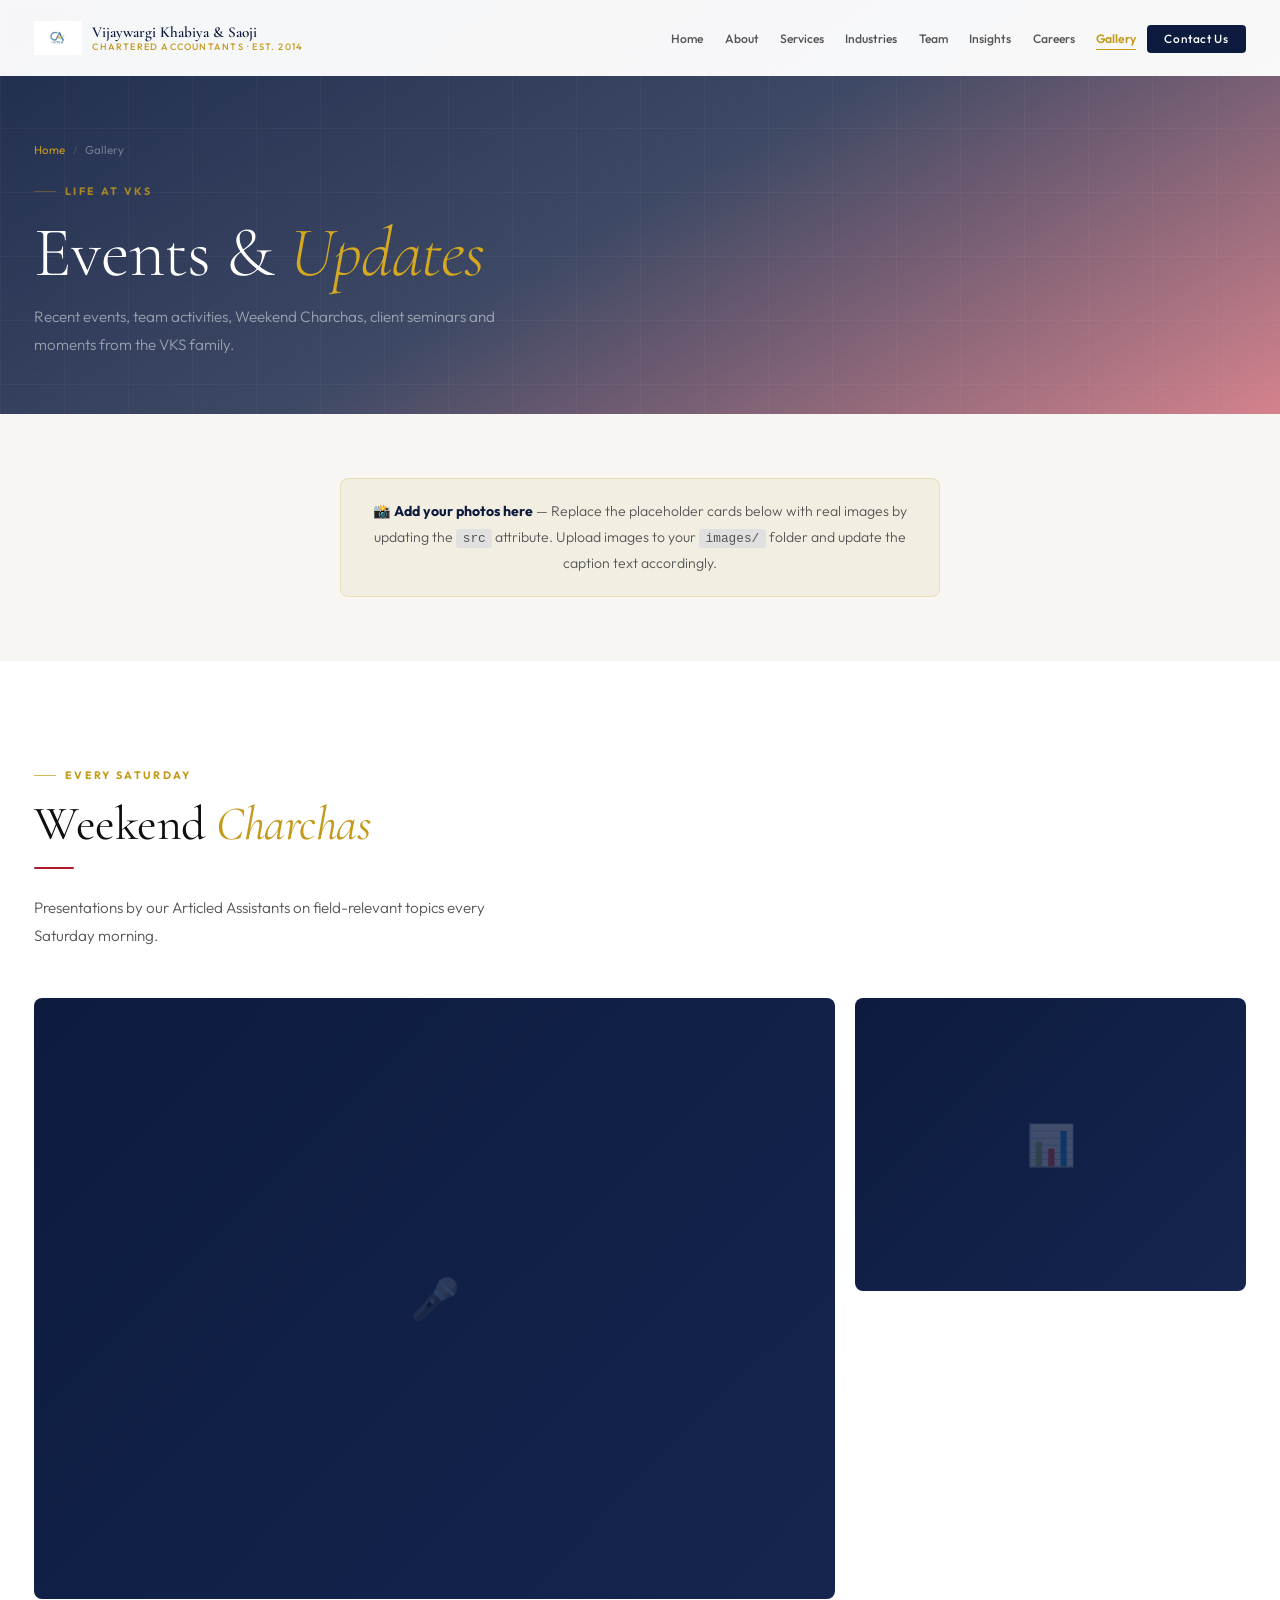
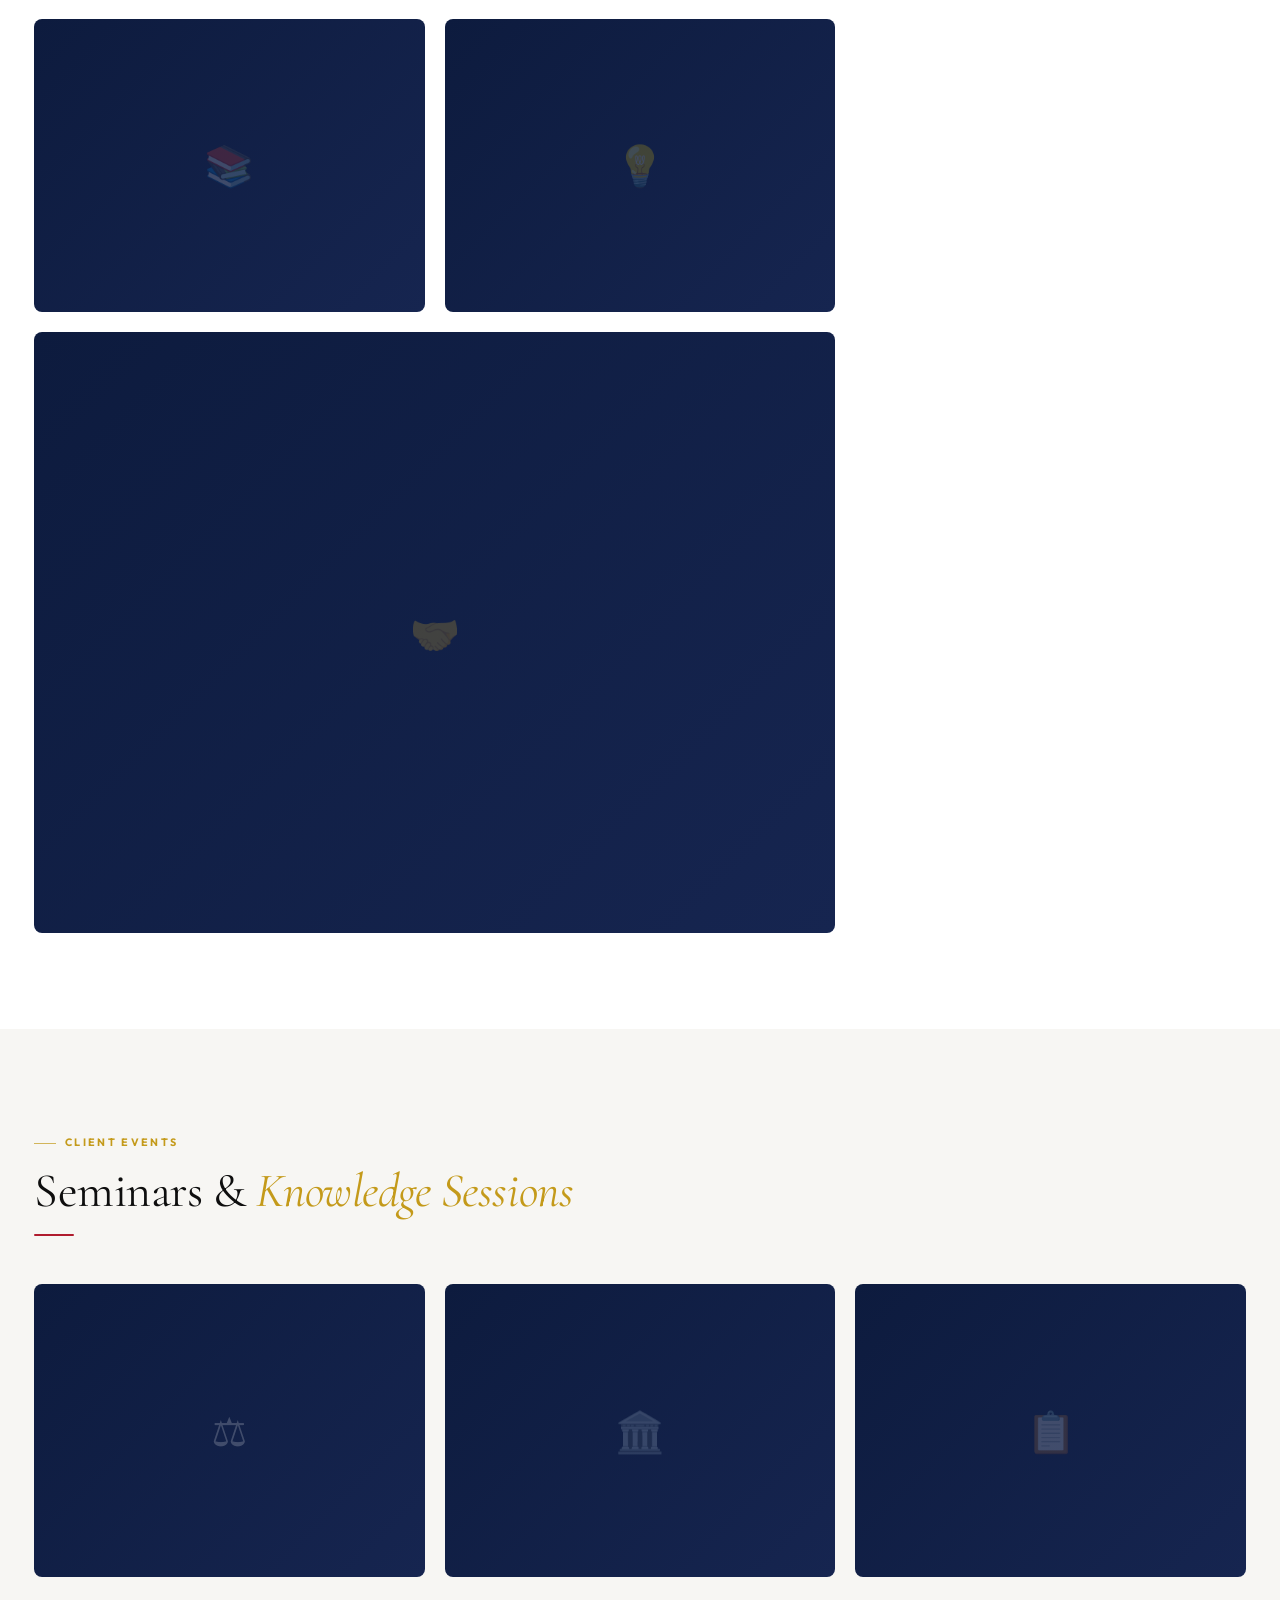
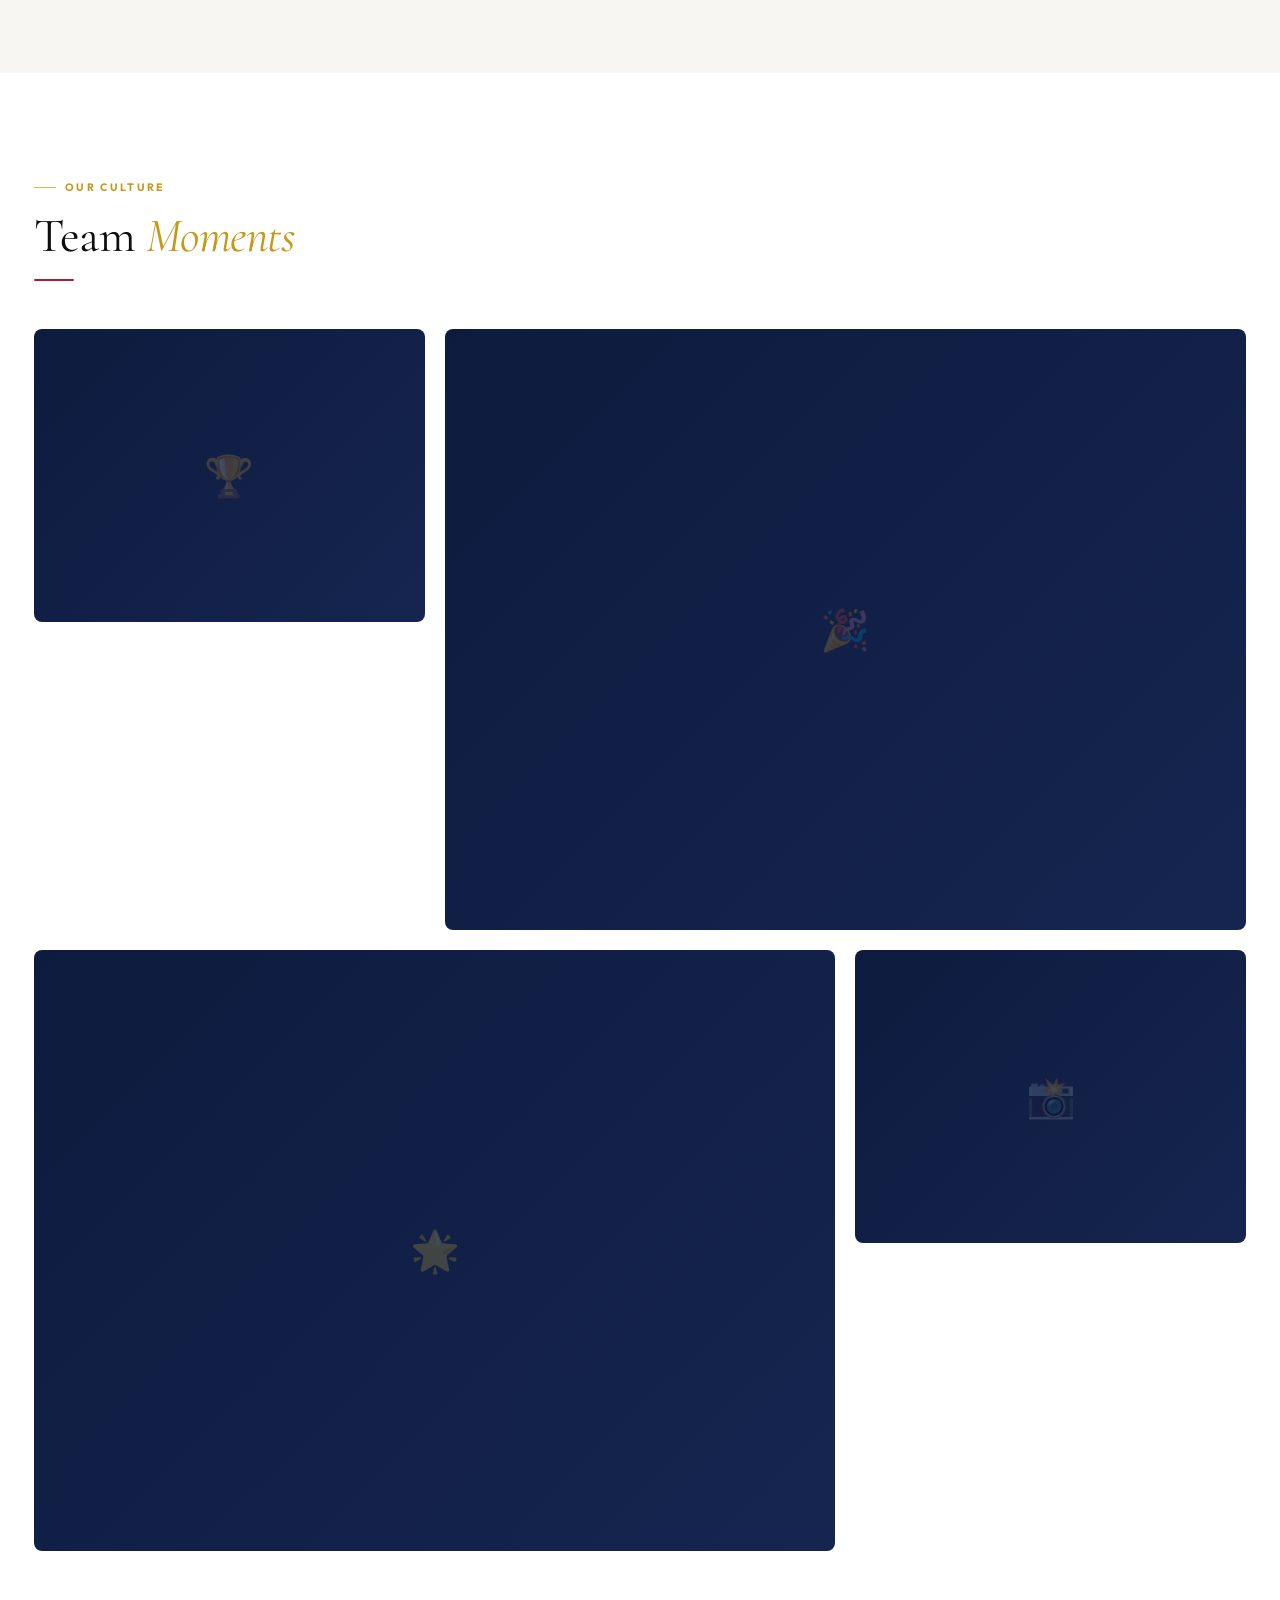
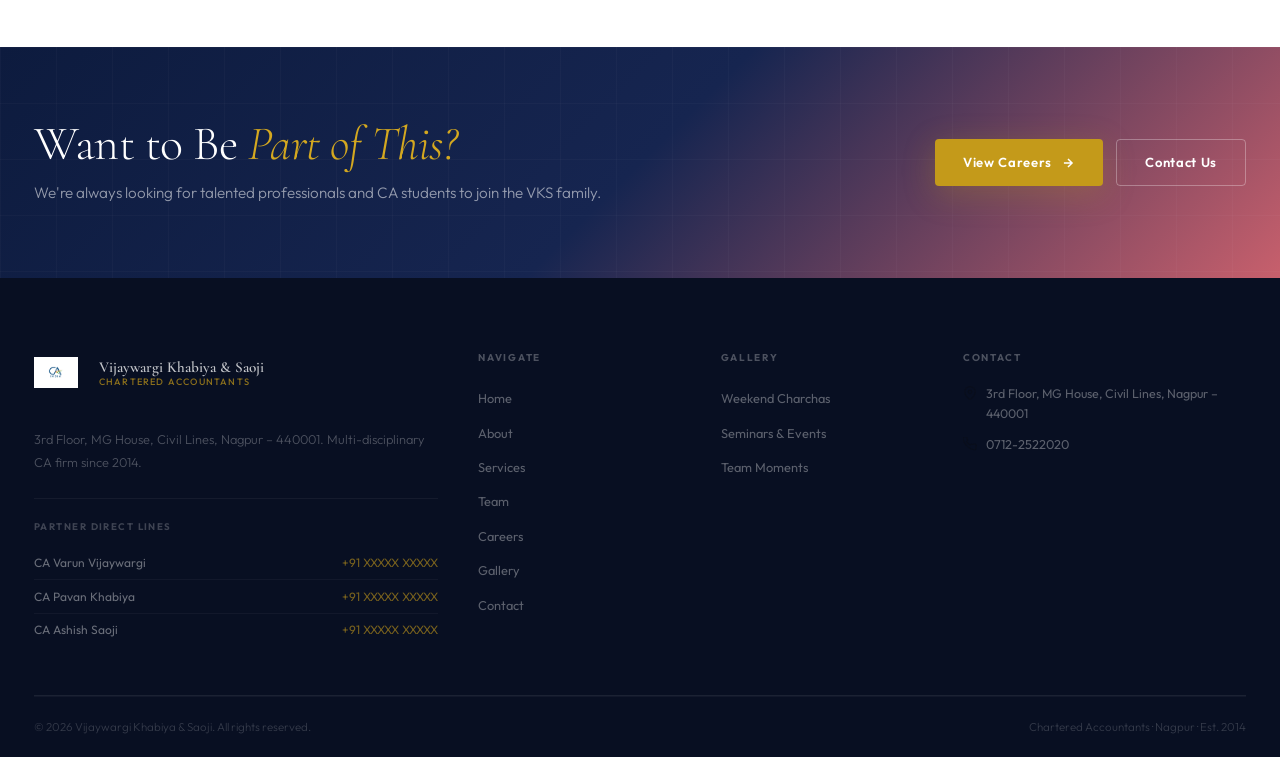
<file: gallery.html>
<!DOCTYPE html>
<html lang="en">
<head>
<meta charset="UTF-8"/>
<meta name="viewport" content="width=device-width,initial-scale=1.0"/>
<title>Gallery — Vijaywargi Khabiya &amp; Saoji | Events &amp; Updates</title>
<link rel="preconnect" href="https://fonts.googleapis.com"/>
<link rel="preconnect" href="https://fonts.gstatic.com" crossorigin/>
<link rel="stylesheet" href="https://fonts.googleapis.com/css2?family=Cormorant+Garamond:ital,wght@0,400;0,500;0,600;0,700;1,400;1,600&family=Outfit:wght@300;400;500;600;700&display=swap"/>
<link rel="stylesheet" href="style.css"/>
</head>
<body>

<!-- NAV -->
<nav class="nav">
  <div class="container nav-inner">
    <a href="index.html" class="logo">
      <img src="images/logo.jpg" alt="CA India Logo" class="logo-img"/>
      <div class="logo-text">
        <span class="logo-firm">Vijaywargi Khabiya &amp; Saoji</span>
        <span class="logo-tag">Chartered Accountants · Est. 2014</span>
      </div>
    </a>
    <ul class="nav-links">
      <li><a href="index.html">Home</a></li>
      <li><a href="about.html">About</a></li>
      <li><a href="services.html">Services</a></li>
      <li><a href="industries.html">Industries</a></li>
      <li><a href="partners.html">Team</a></li>
      <li><a href="publications.html">Insights</a></li>
      <li><a href="careers.html">Careers</a></li>
      <li><a href="gallery.html" class="nav-gallery-link active">Gallery</a></li>
      <li><a href="contact.html" class="nav-cta-btn">Contact Us</a></li>
    </ul>
    <button class="ham" aria-label="Menu"><span></span><span></span><span></span></button>
  </div>
</nav>
<div class="drawer">
  <a href="index.html">Home</a><a href="about.html">About</a><a href="services.html">Services</a>
  <a href="industries.html">Industries</a><a href="partners.html">Team</a>
  <a href="publications.html">Insights</a><a href="careers.html">Careers</a>
  <a href="gallery.html">Gallery 🖼</a>
  <a href="contact.html">Contact →</a>
</div>

<!-- PAGE HEADER -->
<div class="ph">
  <div class="container ph-inner">
    <div class="breadcrumb"><a href="index.html">Home</a><span>/</span>Gallery</div>
    <span class="eyebrow">Life at VKS</span>
    <h1>Events &amp; <em>Updates</em></h1>
    <p style="max-width:min(520px,100%);margin-top:.75rem">Recent events, team activities, Weekend Charchas, client seminars and moments from the VKS family.</p>
  </div>
</div>

<!-- GALLERY INTRO NOTE -->
<section class="pad-sm" style="background:var(--surf)">
  <div class="container tc">
    <div class="rv" style="max-width:600px;margin:0 auto;background:rgba(196,154,26,.08);border:1px solid rgba(196,154,26,.2);border-radius:var(--r);padding:1.25rem 1.75rem">
      <p style="font-size:.88rem;color:var(--ink3);margin:0">📸 <strong style="color:var(--navy)">Add your photos here</strong> — Replace the placeholder cards below with real images by updating the <code style="background:var(--line);padding:.1rem .4rem;border-radius:3px;font-size:.8rem">src</code> attribute. Upload images to your <code style="background:var(--line);padding:.1rem .4rem;border-radius:3px;font-size:.8rem">images/</code> folder and update the caption text accordingly.</p>
    </div>
  </div>
</section>

<!-- WEEKEND CHARCHAS GALLERY -->
<section class="pad">
  <div class="container">
    <div class="rv">
      <span class="eyebrow">Every Saturday</span>
      <h2>Weekend <em style="color:var(--gold)">Charchas</em></h2>
      <div class="rule"></div>
      <p style="max-width:min(480px,100%);margin-bottom:0">Presentations by our Articled Assistants on field-relevant topics every Saturday morning.</p>
    </div>
    <div class="gallery-grid">
      <div class="gallery-item span2 rv rv-d1">
        <div class="gallery-img-placeholder">🎤</div>
        <div class="gallery-overlay"><div class="gallery-caption">Weekend Charcha — March 2026 · GST Refund Procedures</div></div>
      </div>
      <div class="gallery-item rv rv-d2">
        <div class="gallery-img-placeholder">📊</div>
        <div class="gallery-overlay"><div class="gallery-caption">Article Presentation · IBC Case Study</div></div>
      </div>
      <div class="gallery-item rv rv-d1">
        <div class="gallery-img-placeholder">📚</div>
        <div class="gallery-overlay"><div class="gallery-caption">Direct Tax Session · Transfer Pricing</div></div>
      </div>
      <div class="gallery-item rv rv-d2">
        <div class="gallery-img-placeholder">💡</div>
        <div class="gallery-overlay"><div class="gallery-caption">Group Discussion · Partner Q&amp;A</div></div>
      </div>
      <div class="gallery-item span2 rv rv-d3">
        <div class="gallery-img-placeholder">🤝</div>
        <div class="gallery-overlay"><div class="gallery-caption">Team Session · February 2026</div></div>
      </div>
    </div>
  </div>
</section>

<!-- EVENTS & SEMINARS -->
<section class="pad" style="background:var(--surf)">
  <div class="container">
    <div class="rv">
      <span class="eyebrow">Client Events</span>
      <h2>Seminars &amp; <em style="color:var(--gold)">Knowledge Sessions</em></h2>
      <div class="rule"></div>
    </div>
    <div class="gallery-grid">
      <div class="gallery-item rv rv-d1">
        <div class="gallery-img-placeholder">⚖️</div>
        <div class="gallery-overlay"><div class="gallery-caption">Budget 2026 Briefing · Client Seminar</div></div>
      </div>
      <div class="gallery-item rv rv-d2">
        <div class="gallery-img-placeholder">🏛️</div>
        <div class="gallery-overlay"><div class="gallery-caption">IBC Workshop · NCLT Proceedings</div></div>
      </div>
      <div class="gallery-item rv rv-d3">
        <div class="gallery-img-placeholder">📋</div>
        <div class="gallery-overlay"><div class="gallery-caption">GST Seminar · Compliance Updates</div></div>
      </div>
    </div>
  </div>
</section>

<!-- TEAM & CULTURE -->
<section class="pad">
  <div class="container">
    <div class="rv">
      <span class="eyebrow">Our Culture</span>
      <h2>Team <em style="color:var(--gold)">Moments</em></h2>
      <div class="rule"></div>
    </div>
    <div class="gallery-grid">
      <div class="gallery-item rv rv-d1">
        <div class="gallery-img-placeholder">🏆</div>
        <div class="gallery-overlay"><div class="gallery-caption">Annual Team Meet · December 2025</div></div>
      </div>
      <div class="gallery-item span2 rv rv-d2">
        <div class="gallery-img-placeholder">🎉</div>
        <div class="gallery-overlay"><div class="gallery-caption">VKS Team · 80+ Professionals · 2025</div></div>
      </div>
      <div class="gallery-item span2 rv rv-d1">
        <div class="gallery-img-placeholder">🌟</div>
        <div class="gallery-overlay"><div class="gallery-caption">Office · 3rd Floor, MG House, Civil Lines, Nagpur</div></div>
      </div>
      <div class="gallery-item rv rv-d2">
        <div class="gallery-img-placeholder">📸</div>
        <div class="gallery-overlay"><div class="gallery-caption">Add your photo here</div></div>
      </div>
    </div>
  </div>
</section>

<!-- CTA -->
<section class="cta-strip">
  <div class="container"><div class="cta-inner">
    <div class="cta-copy rv"><h2>Want to Be <em>Part of This?</em></h2><p>We're always looking for talented professionals and CA students to join the VKS family.</p></div>
    <div class="cta-actions rv rv-d2">
      <a href="careers.html" class="btn btn-gold">View Careers <svg class="arr" viewBox="0 0 24 24" fill="none" stroke="currentColor" stroke-width="2.5"><path d="M5 12h14M12 5l7 7-7 7"/></svg></a>
      <a href="contact.html" class="btn btn-ghost">Contact Us</a>
    </div>
  </div></div>
</section>

<!-- FOOTER -->
<footer class="footer">
  <div class="container">
    <div class="footer-top">
      <div>
        <a href="index.html" class="logo" style="margin-bottom:1.1rem;display:inline-flex">
          <img src="images/logo.jpg" alt="Logo" style="width:44px;height:44px;object-fit:contain;flex-shrink:0"/>
          <div class="logo-text" style="margin-left:.65rem">
            <span class="logo-firm" style="color:rgba(255,255,255,.75)">Vijaywargi Khabiya &amp; Saoji</span>
            <span class="logo-tag" style="color:rgba(196,154,26,.7)">Chartered Accountants</span>
          </div>
        </a>
        <p class="ft-desc">3rd Floor, MG House, Civil Lines, Nagpur – 440001. Multi-disciplinary CA firm since 2014.</p>
        <div class="ft-partners">
          <h6>Partner Direct Lines</h6>
          <div class="ft-p-item"><span class="ft-p-name">CA Varun Vijaywargi</span><a href="tel:+91XXXXXXXXXX" class="ft-p-num">+91 XXXXX XXXXX</a></div>
          <div class="ft-p-item"><span class="ft-p-name">CA Pavan Khabiya</span><a href="tel:+91XXXXXXXXXX" class="ft-p-num">+91 XXXXX XXXXX</a></div>
          <div class="ft-p-item"><span class="ft-p-name">CA Ashish Saoji</span><a href="tel:+91XXXXXXXXXX" class="ft-p-num">+91 XXXXX XXXXX</a></div>
        </div>
      </div>
      <div class="ft-col"><h5>Navigate</h5><ul><li><a href="index.html">Home</a></li><li><a href="about.html">About</a></li><li><a href="services.html">Services</a></li><li><a href="partners.html">Team</a></li><li><a href="careers.html">Careers</a></li><li><a href="gallery.html">Gallery</a></li><li><a href="contact.html">Contact</a></li></ul></div>
      <div class="ft-col"><h5>Gallery</h5><ul><li><a href="gallery.html#charchas">Weekend Charchas</a></li><li><a href="gallery.html#events">Seminars &amp; Events</a></li><li><a href="gallery.html#team">Team Moments</a></li></ul></div>
      <div class="ft-col"><h5>Contact</h5><div class="ft-contact">
        <div class="ft-ci"><svg width="14" height="14" viewBox="0 0 24 24" fill="none" stroke="currentColor" stroke-width="2"><path d="M21 10c0 7-9 13-9 13s-9-6-9-13a9 9 0 0118 0z"/><circle cx="12" cy="10" r="3"/></svg><span>3rd Floor, MG House, Civil Lines, Nagpur – 440001</span></div>
        <div class="ft-ci"><svg width="14" height="14" viewBox="0 0 24 24" fill="none" stroke="currentColor" stroke-width="2"><path d="M22 16.92v3a2 2 0 01-2.18 2 19.79 19.79 0 01-8.63-3.07A19.5 19.5 0 013.07 10.8a19.79 19.79 0 01-3.07-8.68A2 2 0 012 0h3a2 2 0 012 1.72c.128.96.341 1.903.637 2.822a2 2 0 01-.45 2.109L6.09 7.91a16 16 0 006 6l1.27-1.27a2 2 0 012.11-.45c.92.296 1.86.51 2.82.637A2 2 0 0122 16.92z"/></svg><span><a href="tel:07122522020">0712-2522020</a></span></div>
      </div></div>
    </div>
    <div class="footer-bottom"><p>&copy; 2026 Vijaywargi Khabiya &amp; Saoji. All rights reserved.</p><p>Chartered Accountants · Nagpur · Est. 2014</p></div>
  </div>
</footer>

<button class="stt" aria-label="Back to top">
  <svg width="16" height="16" viewBox="0 0 24 24" fill="none" stroke="currentColor" stroke-width="2.5"><path d="M18 15l-6-6-6 6"/></svg>
</button>

<nav class="mob-nav">
  <div class="mob-nav-inner">
    <a href="index.html" class="mob-nav-item"><svg viewBox="0 0 24 24" fill="none" stroke="currentColor" stroke-width="2"><path d="M3 9l9-7 9 7v11a2 2 0 01-2 2H5a2 2 0 01-2-2z"/></svg>Home</a>
    <a href="services.html" class="mob-nav-item"><svg viewBox="0 0 24 24" fill="none" stroke="currentColor" stroke-width="2"><path d="M9 5H7a2 2 0 00-2 2v12a2 2 0 002 2h10a2 2 0 002-2V7a2 2 0 00-2-2h-2M9 5a2 2 0 002 2h2a2 2 0 002-2M9 5a2 2 0 012-2h2a2 2 0 012 2"/></svg>Services</a>
    <a href="partners.html" class="mob-nav-item"><svg viewBox="0 0 24 24" fill="none" stroke="currentColor" stroke-width="2"><path d="M17 21v-2a4 4 0 00-4-4H5a4 4 0 00-4 4v2"/><circle cx="9" cy="7" r="4"/><path d="M23 21v-2a4 4 0 00-3-3.87"/><path d="M16 3.13a4 4 0 010 7.75"/></svg>Team</a>
    <a href="careers.html" class="mob-nav-item"><svg viewBox="0 0 24 24" fill="none" stroke="currentColor" stroke-width="2"><rect x="2" y="7" width="20" height="14" rx="2"/><path d="M16 7V5a2 2 0 00-2-2h-4a2 2 0 00-2 2v2"/></svg>Careers</a>
    <a href="contact.html" class="mob-nav-item"><svg viewBox="0 0 24 24" fill="none" stroke="currentColor" stroke-width="2"><path d="M22 16.92v3a2 2 0 01-2.18 2 19.79 19.79 0 01-8.63-3.07A19.5 19.5 0 013.07 10.8a19.79 19.79 0 01-3.07-8.68A2 2 0 012 0h3a2 2 0 012 1.72c.128.96.341 1.903.637 2.822a2 2 0 01-.45 2.109L6.09 7.91a16 16 0 006 6l1.27-1.27a2 2 0 012.11-.45c.92.296 1.86.51 2.82.637A2 2 0 0122 16.92z"/></svg>Contact</a>
  </div>
</nav>
<script src="main.js"></script>
</body>
</html>
</file>
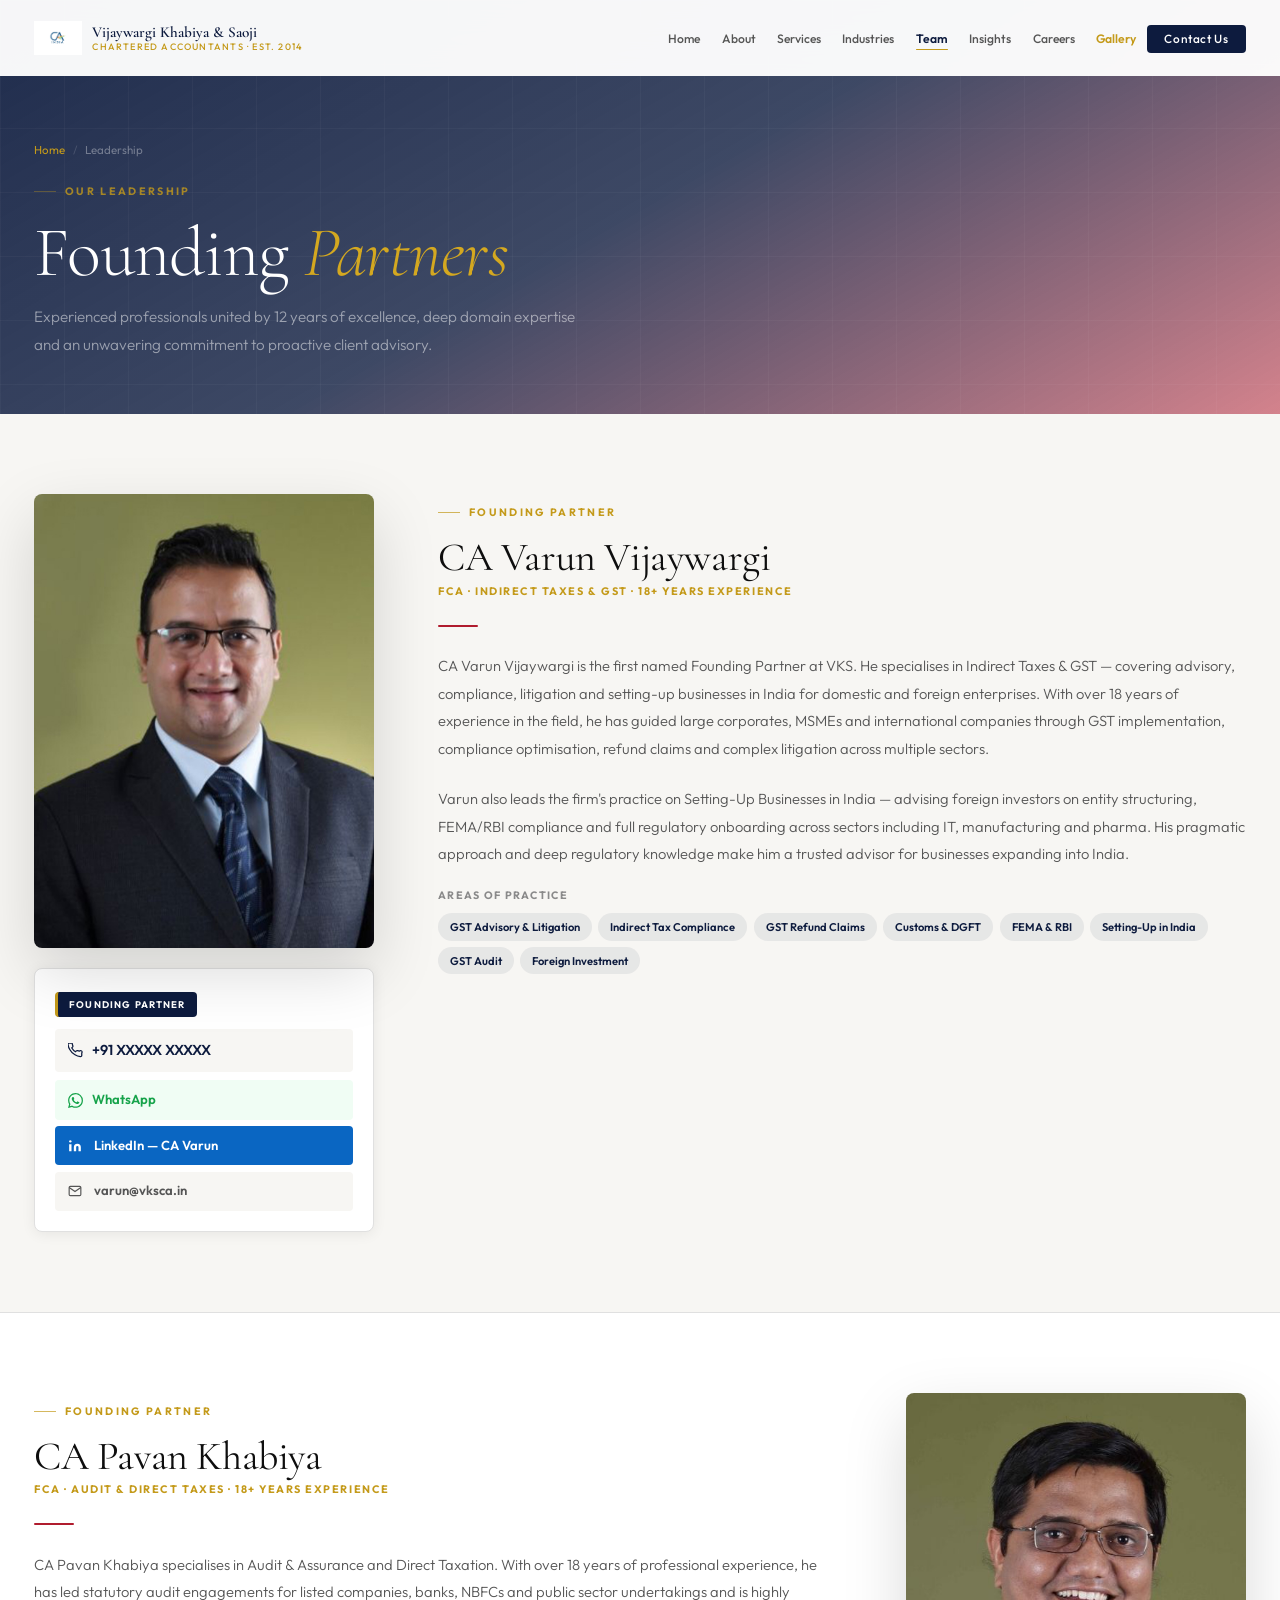
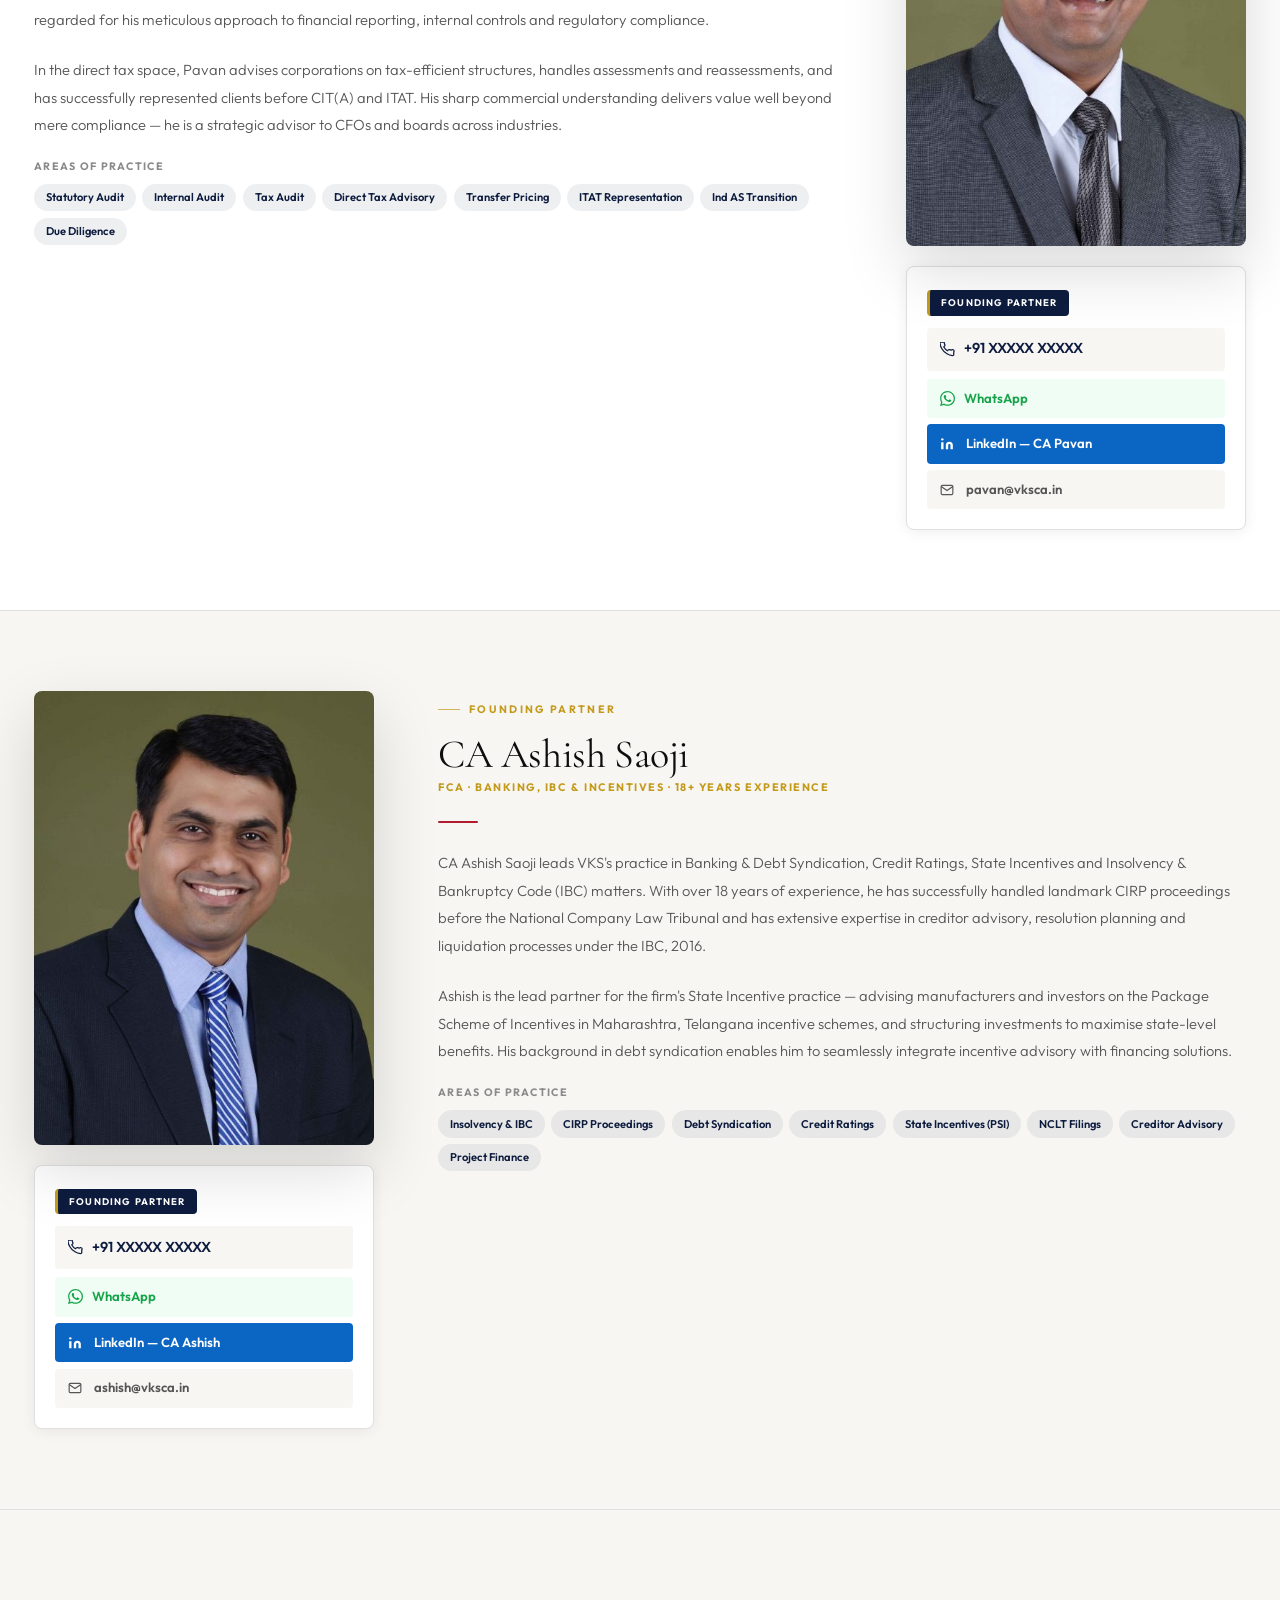
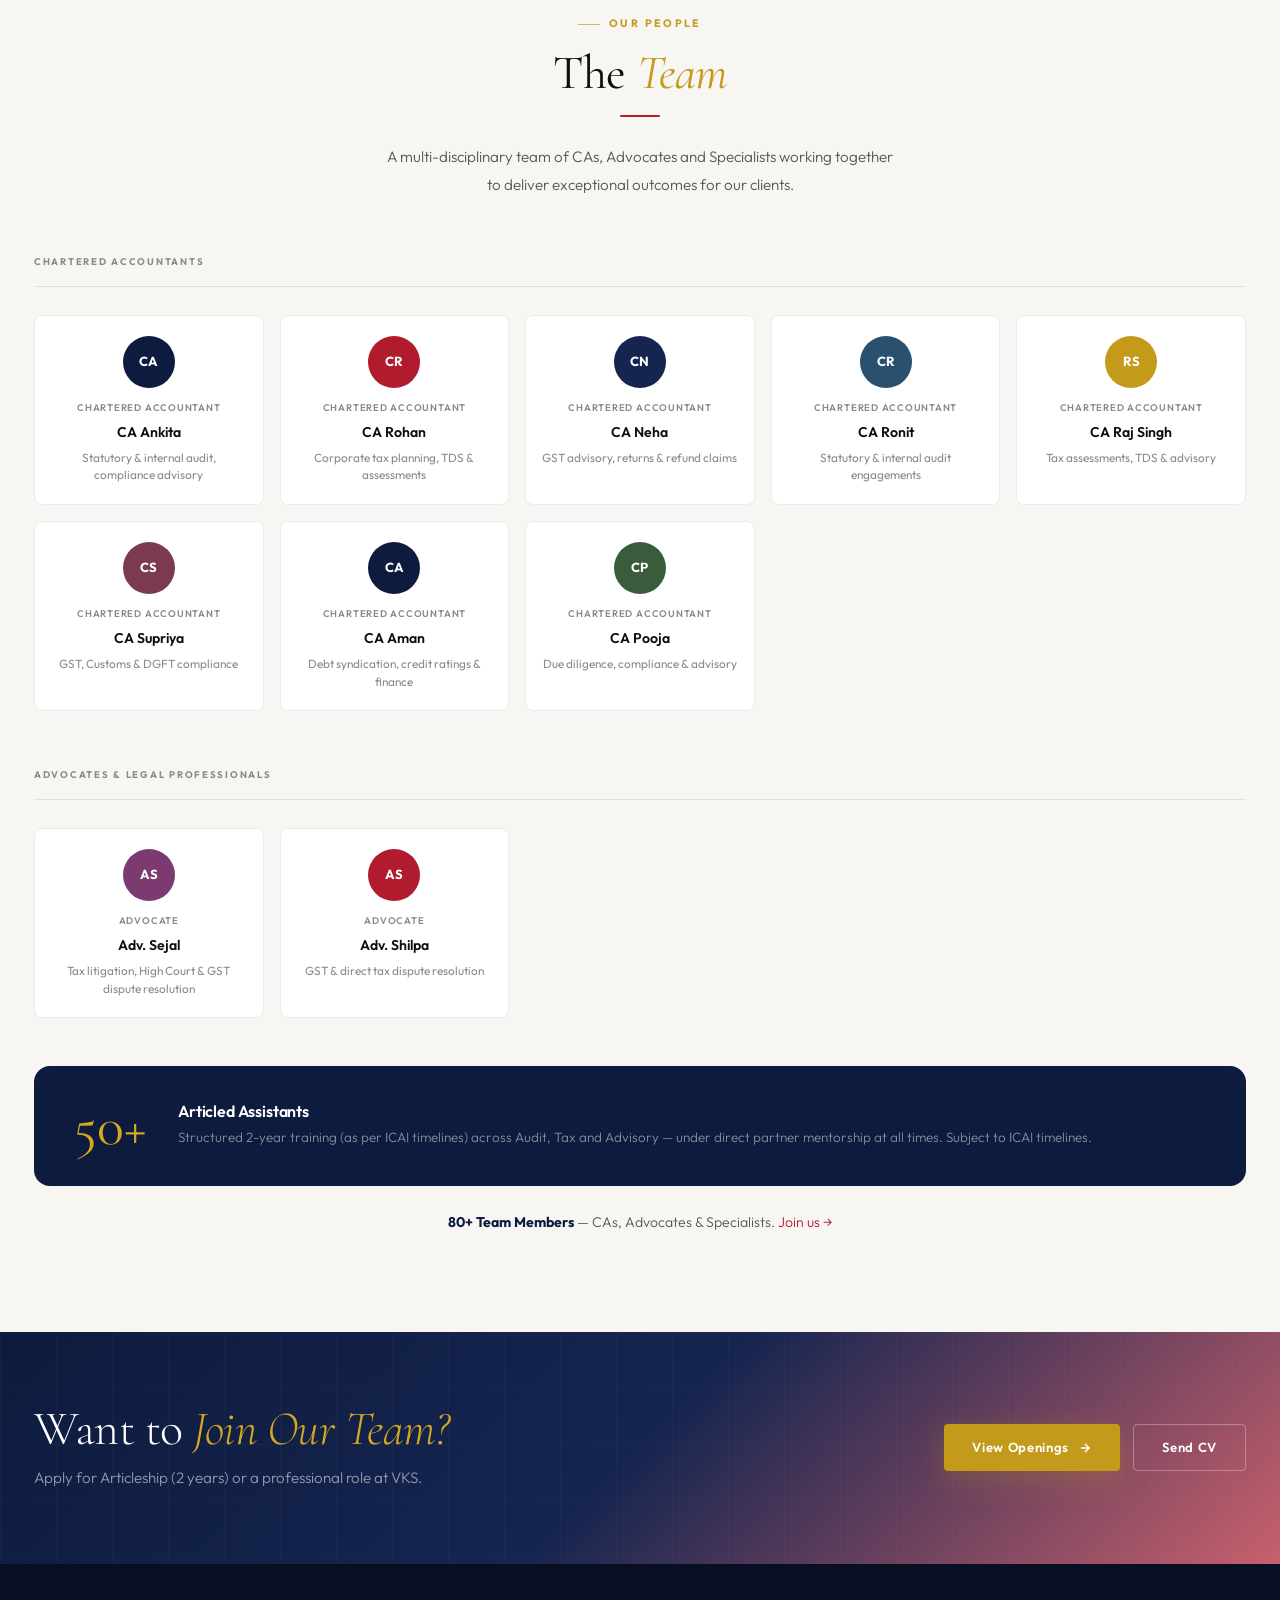
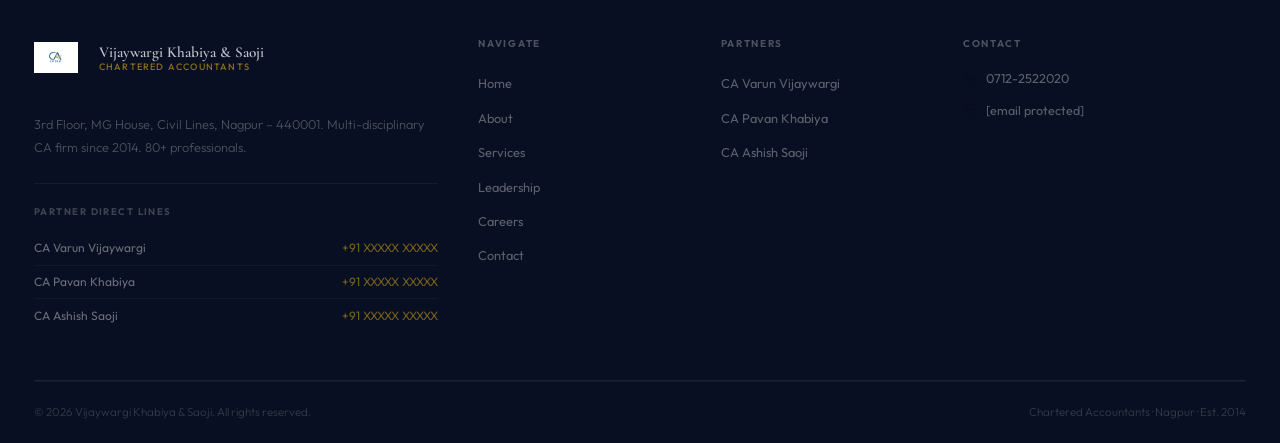
<file: partners.html>
<!DOCTYPE html>
<html lang="en">
<head>
<meta charset="UTF-8"/>
<meta name="viewport" content="width=device-width,initial-scale=1.0"/>
<title>Leadership — Vijaywargi Khabiya &amp; Saoji | Chartered Accountants</title>
<meta name="description" content="Meet the founding partners of VKS — CA Varun Vijaywargi, CA Pavan Khabiya and CA Ashish Saoji — and our wider team of 80+ professionals."/>
<link rel="preconnect" href="https://fonts.googleapis.com"/>
<link rel="preconnect" href="https://fonts.gstatic.com" crossorigin/>
<link rel="stylesheet" href="https://fonts.googleapis.com/css2?family=Cormorant+Garamond:ital,wght@0,400;0,500;0,600;0,700;1,400;1,600&family=Outfit:wght@300;400;500;600;700&display=swap"/>
<link rel="stylesheet" href="style.css"/>
<style>
.careers-inner{display:grid;grid-template-columns:1fr 1fr;gap:4rem;align-items:center}
.career-num{font-family:'Cormorant Garamond',serif;font-size:2rem;font-weight:300;color:var(--gold);opacity:.5;line-height:1;flex-shrink:0;min-width:2.5rem}
.career-item{display:flex;align-items:flex-start;gap:1.25rem;padding:1rem 0;border-bottom:1px solid rgba(255,255,255,.06)}
.career-item:last-child{border:none}
.career-item h4{font-size:.9rem;font-weight:600;color:var(--white);margin-bottom:.25rem}
.career-item p{font-size:.82rem;color:rgba(255,255,255,.45)}
.careers{background:linear-gradient(135deg,var(--navy) 0%,var(--navy2) 60%,rgba(176,28,46,.5) 100%);padding:88px 0;position:relative;overflow:hidden}
.careers::before{content:'';position:absolute;inset:0;background-image:linear-gradient(rgba(255,255,255,.02) 1px,transparent 1px),linear-gradient(90deg,rgba(255,255,255,.02) 1px,transparent 1px);background-size:60px 60px}
@media(max-width:900px){.careers-inner{grid-template-columns:1fr;gap:3rem}}
</style>
</head>
<body>

<!-- NAV -->
<nav class="nav">
  <div class="container nav-inner">
    <a href="index.html" class="logo">
      <img src="images/logo.jpg" alt="CA India Logo" class="logo-img"/>
      <div class="logo-text">
        <span class="logo-firm">Vijaywargi Khabiya &amp; Saoji</span>
        <span class="logo-tag">Chartered Accountants · Est. 2014</span>
      </div>
    </a>
        <ul class="nav-links">
      <li><a href="index.html">Home</a></li>
      <li><a href="about.html">About</a></li>
      <li><a href="services.html">Services</a></li>
      <li><a href="industries.html">Industries</a></li>
      <li><a href="partners.html" class="active">Team</a></li>
      <li><a href="publications.html">Insights</a></li>
      <li><a href="careers.html">Careers</a></li>
      <li><a href="gallery.html" class="nav-gallery-link">Gallery</a></li>
      <li><a href="contact.html" class="nav-cta-btn">Contact Us</a></li>
    </ul>
    <button class="ham" aria-label="Menu"><span></span><span></span><span></span></button>
  </div>
</nav>
<div class="drawer">
  <a href="index.html">Home</a><a href="about.html">About</a><a href="services.html">Services</a>
  <a href="industries.html">Industries</a><a href="partners.html">Team</a>
  <a href="publications.html">Insights</a><a href="careers.html">Careers</a>
  <a href="gallery.html">Gallery 🖼</a>
  <a href="contact.html">Contact →</a>
</div>

<!-- PAGE HEADER -->
<div class="ph">
  <div class="container ph-inner">
    <div class="breadcrumb"><a href="index.html">Home</a><span>/</span>Leadership</div>
    <span class="eyebrow">Our Leadership</span>
    <h1>Founding <em>Partners</em></h1>
    <p style="max-width:min(560px,100%);margin-top:.75rem">Experienced professionals united by 12 years of excellence, deep domain expertise and an unwavering commitment to proactive client advisory.</p>
  </div>
</div>

<!-- ══ CA VARUN VIJAYWARGI ══ -->
<section class="partner-feature" id="varun">
  <div class="container">
    <div class="pf-layout">
      <!-- STICKY LEFT -->
      <div class="pf-img-col">
        <div class="pf-sticky">
          <img src="images/varun.jpg" alt="CA Varun Vijaywargi" class="pf-img rv-scale" loading="lazy"/>
          <div class="pf-card">
            <div class="pf-badge">Founding Partner</div>
            <a href="tel:+91XXXXXXXXXX" class="pf-mobile-link">
              <svg width="15" height="15" viewBox="0 0 24 24" fill="none" stroke="currentColor" stroke-width="2"><path d="M22 16.92v3a2 2 0 01-2.18 2 19.79 19.79 0 01-8.63-3.07A19.5 19.5 0 013.07 10.8a19.79 19.79 0 01-3.07-8.68A2 2 0 012 0h3a2 2 0 012 1.72 12.84 12.84 0 00.7 2.81 2 2 0 01-.45 2.11L6.09 7.91a16 16 0 006 6l1.27-1.27a2 2 0 012.11-.45 12.84 12.84 0 002.81.7A2 2 0 0122 16z"/></svg>
              +91 XXXXX XXXXX
            </a>
            <a href="https://wa.me/91XXXXXXXXXX" class="pf-wa-link" target="_blank" rel="noopener">
              <svg width="15" height="15" viewBox="0 0 24 24" fill="currentColor"><path d="M17.472 14.382c-.297-.149-1.758-.867-2.03-.967-.273-.099-.471-.148-.67.15-.197.297-.767.966-.94 1.164-.173.199-.347.223-.644.075-.297-.15-1.255-.463-2.39-1.475-.883-.788-1.48-1.761-1.653-2.059-.173-.297-.018-.458.13-.606.134-.133.298-.347.446-.52.149-.174.198-.298.298-.497.099-.198.05-.371-.025-.52-.075-.149-.669-1.612-.916-2.207-.242-.579-.487-.5-.669-.51-.173-.008-.371-.01-.57-.01-.198 0-.52.074-.792.372-.272.297-1.04 1.016-1.04 2.479 0 1.462 1.065 2.875 1.213 3.074.149.198 2.096 3.2 5.077 4.487.709.306 1.262.489 1.694.625.712.227 1.36.195 1.871.118.571-.085 1.758-.719 2.006-1.413.248-.694.248-1.289.173-1.413-.074-.124-.272-.198-.57-.347m-5.421 7.403h-.004a9.87 9.87 0 01-5.031-1.378l-.361-.214-3.741.982.998-3.648-.235-.374a9.86 9.86 0 01-1.51-5.26c.001-5.45 4.436-9.884 9.888-9.884 2.64 0 5.122 1.03 6.988 2.898a9.825 9.825 0 012.893 6.994c-.003 5.45-4.437 9.884-9.885 9.884m8.413-18.297A11.815 11.815 0 0012.05 0C5.495 0 .16 5.335.157 11.892c0 2.096.547 4.142 1.588 5.945L.057 24l6.305-1.654a11.882 11.882 0 005.683 1.448h.005c6.554 0 11.89-5.335 11.893-11.893a11.821 11.821 0 00-3.48-8.413z"/></svg>
              WhatsApp
            </a>
            <a href="#" class="pf-linkedin" target="_blank" rel="noopener">
              <svg viewBox="0 0 24 24" fill="currentColor" width="14" height="14"><path d="M16 8a6 6 0 016 6v7h-4v-7a2 2 0 00-2-2 2 2 0 00-2 2v7h-4v-7a6 6 0 016-6zM2 9h4v12H2z"/><circle cx="4" cy="4" r="2"/></svg>&nbsp;LinkedIn — CA Varun
            </a>
            <a href="mailto:varun@vksca.in" class="pf-email">
              <svg viewBox="0 0 24 24" fill="none" stroke="currentColor" stroke-width="2" width="14" height="14"><path d="M4 4h16c1.1 0 2 .9 2 2v12c0 1.1-.9 2-2 2H4c-1.1 0-2-.9-2-2V6c0-1.1.9-2 2-2z"/><polyline points="22,6 12,13 2,6"/></svg>&nbsp;varun@vksca.in
            </a>
          </div>
        </div>
      </div>
      <!-- CONTENT RIGHT -->
      <div class="pf-content">
        <span class="eyebrow rv">Founding Partner</span>
        <h2 class="pf-name rv rv-d1">CA Varun Vijaywargi</h2>
        <div class="pf-spec rv rv-d1">FCA · Indirect Taxes &amp; GST · 18+ Years Experience</div>
        <div class="rule rv rv-d2"></div>
        <p class="pf-bio rv rv-d2">CA Varun Vijaywargi is the first named Founding Partner at VKS. He specialises in Indirect Taxes &amp; GST — covering advisory, compliance, litigation and setting-up businesses in India for domestic and foreign enterprises. With over 18 years of experience in the field, he has guided large corporates, MSMEs and international companies through GST implementation, compliance optimisation, refund claims and complex litigation across multiple sectors.</p>
        <p class="pf-bio rv rv-d2">Varun also leads the firm's practice on Setting-Up Businesses in India — advising foreign investors on entity structuring, FEMA/RBI compliance and full regulatory onboarding across sectors including IT, manufacturing and pharma. His pragmatic approach and deep regulatory knowledge make him a trusted advisor for businesses expanding into India.</p>
        <div class="pf-areas rv rv-d3">
          <h4>Areas of Practice</h4>
          <div class="pf-tags">
            <span class="pf-tag">GST Advisory &amp; Litigation</span>
            <span class="pf-tag">Indirect Tax Compliance</span>
            <span class="pf-tag">GST Refund Claims</span>
            <span class="pf-tag">Customs &amp; DGFT</span>
            <span class="pf-tag">FEMA &amp; RBI</span>
            <span class="pf-tag">Setting-Up in India</span>
            <span class="pf-tag">GST Audit</span>
            <span class="pf-tag">Foreign Investment</span>
          </div>
        </div>
        <div class="rv rv-d3" style="display:flex;gap:.75rem;flex-wrap:wrap;align-items:center">
        </div>
      </div>
    </div>
  </div>
</section>

<!-- ══ CA PAVAN KHABIYA ══ -->
<section class="partner-feature" id="pavan">
  <div class="container">
    <div class="pf-layout flip">
      <div class="pf-img-col">
        <div class="pf-sticky">
          <img src="images/pavan.jpg" alt="CA Pavan Khabiya" class="pf-img rv-scale" loading="lazy"/>
          <div class="pf-card">
            <div class="pf-badge">Founding Partner</div>
            <a href="tel:+91XXXXXXXXXX" class="pf-mobile-link">
              <svg width="15" height="15" viewBox="0 0 24 24" fill="none" stroke="currentColor" stroke-width="2"><path d="M22 16.92v3a2 2 0 01-2.18 2 19.79 19.79 0 01-8.63-3.07A19.5 19.5 0 013.07 10.8a19.79 19.79 0 01-3.07-8.68A2 2 0 012 0h3a2 2 0 012 1.72 12.84 12.84 0 00.7 2.81 2 2 0 01-.45 2.11L6.09 7.91a16 16 0 006 6l1.27-1.27a2 2 0 012.11-.45 12.84 12.84 0 002.81.7A2 2 0 0122 16z"/></svg>
              +91 XXXXX XXXXX
            </a>
            <a href="https://wa.me/91XXXXXXXXXX" class="pf-wa-link" target="_blank" rel="noopener">
              <svg width="15" height="15" viewBox="0 0 24 24" fill="currentColor"><path d="M17.472 14.382c-.297-.149-1.758-.867-2.03-.967-.273-.099-.471-.148-.67.15-.197.297-.767.966-.94 1.164-.173.199-.347.223-.644.075-.297-.15-1.255-.463-2.39-1.475-.883-.788-1.48-1.761-1.653-2.059-.173-.297-.018-.458.13-.606.134-.133.298-.347.446-.52.149-.174.198-.298.298-.497.099-.198.05-.371-.025-.52-.075-.149-.669-1.612-.916-2.207-.242-.579-.487-.5-.669-.51-.173-.008-.371-.01-.57-.01-.198 0-.52.074-.792.372-.272.297-1.04 1.016-1.04 2.479 0 1.462 1.065 2.875 1.213 3.074.149.198 2.096 3.2 5.077 4.487.709.306 1.262.489 1.694.625.712.227 1.36.195 1.871.118.571-.085 1.758-.719 2.006-1.413.248-.694.248-1.289.173-1.413-.074-.124-.272-.198-.57-.347m-5.421 7.403h-.004a9.87 9.87 0 01-5.031-1.378l-.361-.214-3.741.982.998-3.648-.235-.374a9.86 9.86 0 01-1.51-5.26c.001-5.45 4.436-9.884 9.888-9.884 2.64 0 5.122 1.03 6.988 2.898a9.825 9.825 0 012.893 6.994c-.003 5.45-4.437 9.884-9.885 9.884m8.413-18.297A11.815 11.815 0 0012.05 0C5.495 0 .16 5.335.157 11.892c0 2.096.547 4.142 1.588 5.945L.057 24l6.305-1.654a11.882 11.882 0 005.683 1.448h.005c6.554 0 11.89-5.335 11.893-11.893a11.821 11.821 0 00-3.48-8.413z"/></svg>
              WhatsApp
            </a>
            <a href="#" class="pf-linkedin" target="_blank" rel="noopener">
              <svg viewBox="0 0 24 24" fill="currentColor" width="14" height="14"><path d="M16 8a6 6 0 016 6v7h-4v-7a2 2 0 00-2-2 2 2 0 00-2 2v7h-4v-7a6 6 0 016-6zM2 9h4v12H2z"/><circle cx="4" cy="4" r="2"/></svg>&nbsp;LinkedIn — CA Pavan
            </a>
            <a href="mailto:pavan@vksca.in" class="pf-email">
              <svg viewBox="0 0 24 24" fill="none" stroke="currentColor" stroke-width="2" width="14" height="14"><path d="M4 4h16c1.1 0 2 .9 2 2v12c0 1.1-.9 2-2 2H4c-1.1 0-2-.9-2-2V6c0-1.1.9-2 2-2z"/><polyline points="22,6 12,13 2,6"/></svg>&nbsp;pavan@vksca.in
            </a>
          </div>
        </div>
      </div>
      <div class="pf-content">
        <span class="eyebrow rv">Founding Partner</span>
        <h2 class="pf-name rv rv-d1">CA Pavan Khabiya</h2>
        <div class="pf-spec rv rv-d1">FCA · Audit &amp; Direct Taxes · 18+ Years Experience</div>
        <div class="rule rv rv-d2"></div>
        <p class="pf-bio rv rv-d2">CA Pavan Khabiya specialises in Audit &amp; Assurance and Direct Taxation. With over 18 years of professional experience, he has led statutory audit engagements for listed companies, banks, NBFCs and public sector undertakings and is highly regarded for his meticulous approach to financial reporting, internal controls and regulatory compliance.</p>
        <p class="pf-bio rv rv-d2">In the direct tax space, Pavan advises corporations on tax-efficient structures, handles assessments and reassessments, and has successfully represented clients before CIT(A) and ITAT. His sharp commercial understanding delivers value well beyond mere compliance — he is a strategic advisor to CFOs and boards across industries.</p>
        <div class="pf-areas rv rv-d3">
          <h4>Areas of Practice</h4>
          <div class="pf-tags">
            <span class="pf-tag">Statutory Audit</span>
            <span class="pf-tag">Internal Audit</span>
            <span class="pf-tag">Tax Audit</span>
            <span class="pf-tag">Direct Tax Advisory</span>
            <span class="pf-tag">Transfer Pricing</span>
            <span class="pf-tag">ITAT Representation</span>
            <span class="pf-tag">Ind AS Transition</span>
            <span class="pf-tag">Due Diligence</span>
          </div>
        </div>
        <div class="rv rv-d3" style="display:flex;gap:.75rem;flex-wrap:wrap;align-items:center">
        </div>
      </div>
    </div>
  </div>
</section>

<!-- ══ CA ASHISH SAOJI ══ -->
<section class="partner-feature" id="ashish">
  <div class="container">
    <div class="pf-layout">
      <div class="pf-img-col">
        <div class="pf-sticky">
          <img src="images/ashish.jpg" alt="CA Ashish Saoji" class="pf-img rv-scale" loading="lazy"/>
          <div class="pf-card">
            <div class="pf-badge">Founding Partner</div>
            <a href="tel:+91XXXXXXXXXX" class="pf-mobile-link">
              <svg width="15" height="15" viewBox="0 0 24 24" fill="none" stroke="currentColor" stroke-width="2"><path d="M22 16.92v3a2 2 0 01-2.18 2 19.79 19.79 0 01-8.63-3.07A19.5 19.5 0 013.07 10.8a19.79 19.79 0 01-3.07-8.68A2 2 0 012 0h3a2 2 0 012 1.72 12.84 12.84 0 00.7 2.81 2 2 0 01-.45 2.11L6.09 7.91a16 16 0 006 6l1.27-1.27a2 2 0 012.11-.45 12.84 12.84 0 002.81.7A2 2 0 0122 16z"/></svg>
              +91 XXXXX XXXXX
            </a>
            <a href="https://wa.me/91XXXXXXXXXX" class="pf-wa-link" target="_blank" rel="noopener">
              <svg width="15" height="15" viewBox="0 0 24 24" fill="currentColor"><path d="M17.472 14.382c-.297-.149-1.758-.867-2.03-.967-.273-.099-.471-.148-.67.15-.197.297-.767.966-.94 1.164-.173.199-.347.223-.644.075-.297-.15-1.255-.463-2.39-1.475-.883-.788-1.48-1.761-1.653-2.059-.173-.297-.018-.458.13-.606.134-.133.298-.347.446-.52.149-.174.198-.298.298-.497.099-.198.05-.371-.025-.52-.075-.149-.669-1.612-.916-2.207-.242-.579-.487-.5-.669-.51-.173-.008-.371-.01-.57-.01-.198 0-.52.074-.792.372-.272.297-1.04 1.016-1.04 2.479 0 1.462 1.065 2.875 1.213 3.074.149.198 2.096 3.2 5.077 4.487.709.306 1.262.489 1.694.625.712.227 1.36.195 1.871.118.571-.085 1.758-.719 2.006-1.413.248-.694.248-1.289.173-1.413-.074-.124-.272-.198-.57-.347m-5.421 7.403h-.004a9.87 9.87 0 01-5.031-1.378l-.361-.214-3.741.982.998-3.648-.235-.374a9.86 9.86 0 01-1.51-5.26c.001-5.45 4.436-9.884 9.888-9.884 2.64 0 5.122 1.03 6.988 2.898a9.825 9.825 0 012.893 6.994c-.003 5.45-4.437 9.884-9.885 9.884m8.413-18.297A11.815 11.815 0 0012.05 0C5.495 0 .16 5.335.157 11.892c0 2.096.547 4.142 1.588 5.945L.057 24l6.305-1.654a11.882 11.882 0 005.683 1.448h.005c6.554 0 11.89-5.335 11.893-11.893a11.821 11.821 0 00-3.48-8.413z"/></svg>
              WhatsApp
            </a>
            <a href="#" class="pf-linkedin" target="_blank" rel="noopener">
              <svg viewBox="0 0 24 24" fill="currentColor" width="14" height="14"><path d="M16 8a6 6 0 016 6v7h-4v-7a2 2 0 00-2-2 2 2 0 00-2 2v7h-4v-7a6 6 0 016-6zM2 9h4v12H2z"/><circle cx="4" cy="4" r="2"/></svg>&nbsp;LinkedIn — CA Ashish
            </a>
            <a href="mailto:ashish@vksca.in" class="pf-email">
              <svg viewBox="0 0 24 24" fill="none" stroke="currentColor" stroke-width="2" width="14" height="14"><path d="M4 4h16c1.1 0 2 .9 2 2v12c0 1.1-.9 2-2 2H4c-1.1 0-2-.9-2-2V6c0-1.1.9-2 2-2z"/><polyline points="22,6 12,13 2,6"/></svg>&nbsp;ashish@vksca.in
            </a>
          </div>
        </div>
      </div>
      <div class="pf-content">
        <span class="eyebrow rv">Founding Partner</span>
        <h2 class="pf-name rv rv-d1">CA Ashish Saoji</h2>
        <div class="pf-spec rv rv-d1">FCA · Banking, IBC &amp; Incentives · 18+ Years Experience</div>
        <div class="rule rv rv-d2"></div>
        <p class="pf-bio rv rv-d2">CA Ashish Saoji leads VKS's practice in Banking &amp; Debt Syndication, Credit Ratings, State Incentives and Insolvency &amp; Bankruptcy Code (IBC) matters. With over 18 years of experience, he has successfully handled landmark CIRP proceedings before the National Company Law Tribunal and has extensive expertise in creditor advisory, resolution planning and liquidation processes under the IBC, 2016.</p>
        <p class="pf-bio rv rv-d2">Ashish is the lead partner for the firm's State Incentive practice — advising manufacturers and investors on the Package Scheme of Incentives in Maharashtra, Telangana incentive schemes, and structuring investments to maximise state-level benefits. His background in debt syndication enables him to seamlessly integrate incentive advisory with financing solutions.</p>
        <div class="pf-areas rv rv-d3">
          <h4>Areas of Practice</h4>
          <div class="pf-tags">
            <span class="pf-tag">Insolvency &amp; IBC</span>
            <span class="pf-tag">CIRP Proceedings</span>
            <span class="pf-tag">Debt Syndication</span>
            <span class="pf-tag">Credit Ratings</span>
            <span class="pf-tag">State Incentives (PSI)</span>
            <span class="pf-tag">NCLT Filings</span>
            <span class="pf-tag">Creditor Advisory</span>
            <span class="pf-tag">Project Finance</span>
          </div>
        </div>
        <div class="rv rv-d3" style="display:flex;gap:.75rem;flex-wrap:wrap;align-items:center">
        </div>
      </div>
    </div>
  </div>
</section>

<!-- ══ OTHER PROFESSIONALS ══ -->


<!-- ALL PROFESSIONALS -->
<section class="pad" style="background:var(--surf)">
  <div class="container">
    <div class="rv tc">
      <span class="eyebrow" style="justify-content:center">Our People</span>
      <h2>The <em style="color:var(--gold)">Team</em></h2>
      <div class="rule c"></div>
      <p style="max-width:min(520px,100%);margin:0 auto">A multi-disciplinary team of CAs, Advocates and Specialists working together to deliver exceptional outcomes for our clients.</p>
    </div>

    <div class="team-section-title">Chartered Accountants</div>
    <div class="team-full">
      <div class="tm-card rv rv-d1">
        <div class="tm-av" style="background:var(--navy)">CA</div>
        <div class="tm-prof">Chartered Accountant</div>
        <div class="tm-name">CA Ankita</div>
        <div class="tm-spec">Statutory &amp; internal audit, compliance advisory</div>
      </div>
      <div class="tm-card rv rv-d2">
        <div class="tm-av" style="background:var(--red)">CR</div>
        <div class="tm-prof">Chartered Accountant</div>
        <div class="tm-name">CA Rohan</div>
        <div class="tm-spec">Corporate tax planning, TDS &amp; assessments</div>
      </div>
      <div class="tm-card rv rv-d3">
        <div class="tm-av" style="background:var(--navy2)">CN</div>
        <div class="tm-prof">Chartered Accountant</div>
        <div class="tm-name">CA Neha</div>
        <div class="tm-spec">GST advisory, returns &amp; refund claims</div>
      </div>
      <div class="tm-card rv rv-d1">
        <div class="tm-av" style="background:#2a5070">CR</div>
        <div class="tm-prof">Chartered Accountant</div>
        <div class="tm-name">CA Ronit</div>
        <div class="tm-spec">Statutory &amp; internal audit engagements</div>
      </div>
      <div class="tm-card rv rv-d2">
        <div class="tm-av" style="background:var(--gold)">RS</div>
        <div class="tm-prof">Chartered Accountant</div>
        <div class="tm-name">CA Raj Singh</div>
        <div class="tm-spec">Tax assessments, TDS &amp; advisory</div>
      </div>
      <div class="tm-card rv rv-d3">
        <div class="tm-av" style="background:#7b3a50">CS</div>
        <div class="tm-prof">Chartered Accountant</div>
        <div class="tm-name">CA Supriya</div>
        <div class="tm-spec">GST, Customs &amp; DGFT compliance</div>
      </div>
      <div class="tm-card rv rv-d1">
        <div class="tm-av" style="background:var(--navy)">CA</div>
        <div class="tm-prof">Chartered Accountant</div>
        <div class="tm-name">CA Aman</div>
        <div class="tm-spec">Debt syndication, credit ratings &amp; finance</div>
      </div>
      <div class="tm-card rv rv-d2">
        <div class="tm-av" style="background:#3a5c3a">CP</div>
        <div class="tm-prof">Chartered Accountant</div>
        <div class="tm-name">CA Pooja</div>
        <div class="tm-spec">Due diligence, compliance &amp; advisory</div>
      </div>
    </div>

    <div class="team-section-title">Advocates &amp; Legal Professionals</div>
    <div class="team-full">
      <div class="tm-card rv rv-d1">
        <div class="tm-av" style="background:#7b3a70">AS</div>
        <div class="tm-prof">Advocate</div>
        <div class="tm-name">Adv. Sejal</div>
        <div class="tm-spec">Tax litigation, High Court &amp; GST dispute resolution</div>
      </div>
      <div class="tm-card rv rv-d2">
        <div class="tm-av" style="background:var(--red)">AS</div>
        <div class="tm-prof">Advocate</div>
        <div class="tm-name">Adv. Shilpa</div>
        <div class="tm-spec">GST &amp; direct tax dispute resolution</div>
      </div>
    </div>

    <div class="article-banner rv" style="margin-top:3rem">
      <div class="ab-num">50+</div>
      <div>
        <h4>Articled Assistants</h4>
        <p>Structured 2-year training (as per ICAI timelines) across Audit, Tax and Advisory — under direct partner mentorship at all times. Subject to ICAI timelines.</p>
      </div>
    </div>
    <p style="text-align:center;margin-top:1.5rem;font-size:.88rem;color:var(--ink3)" class="rv">
      <strong style="color:var(--navy)">80+ Team Members</strong> — CAs, Advocates &amp; Specialists.
      <a href="careers.html" style="color:var(--red)">Join us →</a>
    </p>
  </div>
</section>

<!-- CTA -->
<section class="cta-strip">
  <div class="container"><div class="cta-inner">
    <div class="cta-copy rv"><h2>Want to <em>Join Our Team?</em></h2><p>Apply for Articleship (2 years) or a professional role at VKS.</p></div>
    <div class="cta-actions rv rv-d2">
      <a href="careers.html" class="btn btn-gold">View Openings <svg class="arr" viewBox="0 0 24 24" fill="none" stroke="currentColor" stroke-width="2.5"><path d="M5 12h14M12 5l7 7-7 7"/></svg></a>
      <a href="contact.html" class="btn btn-ghost">Send CV</a>
    </div>
  </div></div>
</section>

<!-- FOOTER -->
<footer class="footer">
  <div class="container">
    <div class="footer-top">
      <div>
        <a href="index.html" class="logo" style="margin-bottom:1.1rem;display:inline-flex">
          <img src="images/logo.jpg" alt="Logo" style="width:44px;height:44px;object-fit:contain;flex-shrink:0"/>
          <div class="logo-text" style="margin-left:.65rem">
            <span class="logo-firm" style="color:rgba(255,255,255,.75)">Vijaywargi Khabiya &amp; Saoji</span>
            <span class="logo-tag" style="color:rgba(196,154,26,.7)">Chartered Accountants</span>
          </div>
        </a>
        <p class="ft-desc">3rd Floor, MG House, Civil Lines, Nagpur – 440001. Multi-disciplinary CA firm since 2014. 80+ professionals.</p>
        <div class="ft-partners">
          <h6>Partner Direct Lines</h6>
          <div class="ft-p-item"><span class="ft-p-name">CA Varun Vijaywargi</span><a href="tel:+91XXXXXXXXXX" class="ft-p-num">+91 XXXXX XXXXX</a></div>
          <div class="ft-p-item"><span class="ft-p-name">CA Pavan Khabiya</span><a href="tel:+91XXXXXXXXXX" class="ft-p-num">+91 XXXXX XXXXX</a></div>
          <div class="ft-p-item"><span class="ft-p-name">CA Ashish Saoji</span><a href="tel:+91XXXXXXXXXX" class="ft-p-num">+91 XXXXX XXXXX</a></div>
        </div>
      </div>
      <div class="ft-col"><h5>Navigate</h5><ul><li><a href="index.html">Home</a></li><li><a href="about.html">About</a></li><li><a href="services.html">Services</a></li><li><a href="partners.html">Leadership</a></li><li><a href="careers.html">Careers</a></li><li><a href="contact.html">Contact</a></li></ul></div>
      <div class="ft-col"><h5>Partners</h5><ul><li><a href="#varun">CA Varun Vijaywargi</a></li><li><a href="#pavan">CA Pavan Khabiya</a></li><li><a href="#ashish">CA Ashish Saoji</a></li></ul></div>
      <div class="ft-col"><h5>Contact</h5><div class="ft-contact">
        <div class="ft-ci"><svg width="14" height="14" viewBox="0 0 24 24" fill="none" stroke="currentColor" stroke-width="2"><path d="M22 16.92v3a2 2 0 01-2.18 2 19.79 19.79 0 01-8.63-3.07A19.5 19.5 0 013.07 10.8a19.79 19.79 0 01-3.07-8.68A2 2 0 012 0h3a2 2 0 012 1.72 12.84 12.84 0 00.7 2.81 2 2 0 01-.45 2.11L6.09 7.91a16 16 0 006 6l1.27-1.27a2 2 0 012.11-.45 12.84 12.84 0 002.81.7A2 2 0 0122 16z"/></svg><span><a href="tel:07122522020">0712-2522020</a></span></div>
        <div class="ft-ci"><svg width="14" height="14" viewBox="0 0 24 24" fill="none" stroke="currentColor" stroke-width="2"><path d="M4 4h16c1.1 0 2 .9 2 2v12c0 1.1-.9 2-2 2H4c-1.1 0-2-.9-2-2V6c0-1.1.9-2 2-2z"/><polyline points="22,6 12,13 2,6"/></svg><span><a href="/cdn-cgi/l/email-protection#5930373f36193a382f322a773037"><span class="__cf_email__" data-cfemail="50393e363f103331263b237e393e">[email&#160;protected]</span></a></span></div>
      </div></div>
    </div>
    <div class="footer-bottom"><p>&copy; 2026 Vijaywargi Khabiya &amp; Saoji. All rights reserved.</p><p>Chartered Accountants · Nagpur · Est. 2014</p></div>
  </div>
</footer>


<!-- Scroll to Top -->
<button class="stt" aria-label="Back to top">
  <svg width="16" height="16" viewBox="0 0 24 24" fill="none" stroke="currentColor" stroke-width="2.5"><path d="M18 15l-6-6-6 6"/></svg>
</button>

<nav class="mob-nav">
  <div class="mob-nav-inner">
    <a href="index.html" class="mob-nav-item">
      <svg viewBox="0 0 24 24" fill="none" stroke="currentColor" stroke-width="2"><path d="M3 9l9-7 9 7v11a2 2 0 01-2 2H5a2 2 0 01-2-2z"/></svg>Home
    </a>
    <a href="services.html" class="mob-nav-item">
      <svg viewBox="0 0 24 24" fill="none" stroke="currentColor" stroke-width="2"><path d="M9 5H7a2 2 0 00-2 2v12a2 2 0 002 2h10a2 2 0 002-2V7a2 2 0 00-2-2h-2M9 5a2 2 0 002 2h2a2 2 0 002-2M9 5a2 2 0 012-2h2a2 2 0 012 2"/></svg>Services
    </a>
    <a href="partners.html" class="mob-nav-item active">
      <svg viewBox="0 0 24 24" fill="none" stroke="currentColor" stroke-width="2"><path d="M17 21v-2a4 4 0 00-4-4H5a4 4 0 00-4 4v2"/><circle cx="9" cy="7" r="4"/><path d="M23 21v-2a4 4 0 00-3-3.87"/><path d="M16 3.13a4 4 0 010 7.75"/></svg>Team
    </a>
    <a href="careers.html" class="mob-nav-item">
      <svg viewBox="0 0 24 24" fill="none" stroke="currentColor" stroke-width="2"><rect x="2" y="7" width="20" height="14" rx="2"/><path d="M16 7V5a2 2 0 00-2-2h-4a2 2 0 00-2 2v2"/></svg>Careers
    </a>
    <a href="contact.html" class="mob-nav-item">
      <svg viewBox="0 0 24 24" fill="none" stroke="currentColor" stroke-width="2"><path d="M22 16.92v3a2 2 0 01-2.18 2 19.79 19.79 0 01-8.63-3.07A19.5 19.5 0 013.07 10.8a19.79 19.79 0 01-3.07-8.68A2 2 0 012 0h3a2 2 0 012 1.72c.128.96.341 1.903.637 2.822a2 2 0 01-.45 2.109L6.09 7.91a16 16 0 006 6l1.27-1.27a2 2 0 012.11-.45c.92.296 1.86.51 2.82.637A2 2 0 0122 16.92z"/></svg>Contact
    </a>
  </div>
</nav>
<script src="main.js"></script>
</body>
</html>
</file>
<file: style.css>
/* ============================================================
   VK&S — Premium Design System v4 | 2026
   Ultra-Premium Corporate · Navy · Gold · Red
   ============================================================ */
@import url('https://fonts.googleapis.com/css2?family=Cormorant+Garamond:ital,wght@0,300;0,400;0,500;0,600;1,300;1,400;1,600&family=Outfit:wght@300;400;500;600;700&display=swap');

/* ── TOKENS ── */
:root {
  --navy:     #0d1b3e;
  --navy2:    #162550;
  --navy3:    #1e306a;
  --red:      #b01c2e;
  --red2:     #8f1624;
  --gold:     #c49a1a;
  --gold2:    #d4a820;
  --gold3:    #e8bf50;
  --gold-lt:  #fdf4dc;
  --gold-bg:  #faf6e8;
  --ink:      #0e0e0e;
  --ink2:     #2c2c2c;
  --ink3:     #555;
  --ink4:     #8a8a8a;
  --line:     #e0e0e0;
  --line2:    #ececec;
  --surf:     #f7f6f3;
  --surf2:    #f0ede6;
  --white:    #ffffff;
  --nav-h:    76px;
  --ease:     cubic-bezier(0.16,1,0.3,1);
  --ease2:    cubic-bezier(0.34,1.56,0.64,1);
  --t:        0.42s;
  --tf:       0.18s;
  --r:        8px;
  --rs:       4px;
  --rl:       16px;
  --sh-sm:    0 2px 14px rgba(0,0,0,.07);
  --sh-md:    0 8px 36px rgba(0,0,0,.12);
  --sh-lg:    0 24px 64px rgba(0,0,0,.15);
  --sh-gold:  0 8px 32px rgba(196,154,26,.25);
  --sh-navy:  0 8px 32px rgba(13,27,62,.25);
}

/* ── RESET ── */
*,*::before,*::after{box-sizing:border-box;margin:0;padding:0}
html{scroll-behavior:smooth;-webkit-font-smoothing:antialiased;-moz-osx-font-smoothing:grayscale;overflow-x:hidden}
body{font-family:'Outfit',system-ui,sans-serif;color:var(--ink);background:var(--white);overflow-x:hidden;line-height:1.65;max-width:100vw}
img{max-width:100%;height:auto;display:block;-webkit-user-drag:none;user-select:none;-webkit-touch-callout:none;}
a{text-decoration:none;color:inherit}
ul{list-style:none}
button{cursor:pointer;border:none;background:none;font-family:inherit}
input,textarea,select{font-family:inherit}

/* ── TYPE SCALE ── */
h1,h2,h3,h4{font-family:'Cormorant Garamond',Georgia,serif;line-height:1.08;letter-spacing:-.01em;color:var(--ink)}
h1{font-size:clamp(2.2rem,5.5vw,4.4rem);font-weight:400}
h2{font-size:clamp(1.7rem,3.8vw,3rem);font-weight:400}
h3{font-size:clamp(1.05rem,2vw,1.35rem);font-weight:500}
h4{font-size:.95rem;font-weight:600;font-family:'Outfit',sans-serif}
p{color:var(--ink3);line-height:1.82;font-size:.95rem;font-weight:300}

/* ── LAYOUT ── */
.container{max-width:1260px;margin:0 auto;padding:0 1.5rem}
.pad{padding:96px 0}
.pad-sm{padding:64px 0}
.tc{text-align:center}

/* ── UTILITIES ── */
.eyebrow{display:inline-flex;align-items:center;gap:.55rem;font-size:.67rem;font-weight:700;letter-spacing:.22em;text-transform:uppercase;color:var(--gold);margin-bottom:.9rem}
.eyebrow::before{content:'';width:22px;height:1px;background:currentColor;opacity:.7}
.rule{width:40px;height:2px;background:var(--red);border-radius:2px;margin:1rem 0 1.6rem}
.rule.c{margin:1rem auto 1.6rem}
.rule.gold{background:var(--gold)}

/* ── BUTTONS ── */
.btn{display:inline-flex;align-items:center;gap:.55rem;padding:.72rem 1.75rem;border-radius:var(--rs);font-size:.82rem;font-weight:600;letter-spacing:.05em;transition:all var(--t) var(--ease);position:relative;overflow:hidden;white-space:normal;cursor:pointer;max-width:100%}
.btn::after{content:'';position:absolute;inset:0;background:rgba(255,255,255,0);transition:background var(--tf)}
.btn:hover::after{background:rgba(255,255,255,.08)}
.arr{width:14px;height:14px;flex-shrink:0;transition:transform var(--tf)}
.btn:hover .arr{transform:translateX(5px)}

.btn-gold{background:var(--gold);color:var(--white);box-shadow:var(--sh-gold)}
.btn-gold:hover{background:var(--gold2);transform:translateY(-2px);box-shadow:0 16px 40px rgba(196,154,26,.35)}
.btn-navy{background:var(--navy);color:var(--white);box-shadow:var(--sh-navy)}
.btn-navy:hover{background:var(--navy2);transform:translateY(-2px);box-shadow:0 14px 38px rgba(13,27,62,.3)}
.btn-red{background:var(--red);color:var(--white)}
.btn-red:hover{background:var(--red2);transform:translateY(-2px);box-shadow:0 12px 32px rgba(176,28,46,.3)}
.btn-outline{background:transparent;color:var(--ink);border:1.5px solid var(--line)}
.btn-outline:hover{border-color:var(--navy);color:var(--navy);transform:translateY(-2px)}
.btn-ghost{background:transparent;color:var(--white);border:1.5px solid rgba(255,255,255,.3)}
.btn-ghost:hover{border-color:rgba(255,255,255,.85);background:rgba(255,255,255,.08);transform:translateY(-2px)}

/* ══════════════════════════════════════
   NAV
══════════════════════════════════════ */
.nav{position:fixed;top:0;left:0;right:0;height:var(--nav-h);background:rgba(255,255,255,.96);backdrop-filter:blur(20px);-webkit-backdrop-filter:blur(20px);border-bottom:1px solid transparent;transition:border-color var(--t),box-shadow var(--t);z-index:1000}
.nav.scrolled{border-color:var(--line);box-shadow:0 2px 20px rgba(0,0,0,.08)}
.nav-inner{display:flex;align-items:center;justify-content:space-between;height:100%;gap:1rem}

/* Logo */
.logo{display:flex;align-items:center;gap:.65rem;flex-shrink:0;min-width:0}
.logo-img{width:48px;height:48px;object-fit:contain;flex-shrink:0;animation:logoIn .9s var(--ease) both}
@keyframes logoIn{0%{opacity:0;transform:scale(.5) rotate(-15deg)}60%{transform:scale(1.08) rotate(2deg)}100%{opacity:1;transform:scale(1) rotate(0)}}
.logo-text{display:flex;flex-direction:column;line-height:1.2;min-width:0;animation:fadeRight .7s .2s var(--ease) both}
.logo-firm{font-family:'Cormorant Garamond',serif;font-size:.95rem;font-weight:600;color:var(--navy);white-space:normal}
.logo-tag{font-size:.58rem;font-weight:500;color:var(--gold);letter-spacing:.13em;text-transform:uppercase}

/* Nav links */
.nav-links{display:flex;align-items:center;gap:.02rem}
.nav-links a{font-size:.76rem;font-weight:500;color:var(--ink3);padding:.38rem .66rem;border-radius:var(--rs);transition:color var(--tf),background var(--tf);position:relative;white-space:nowrap}
.nav-links a::after{content:'';position:absolute;bottom:2px;left:.66rem;right:.66rem;height:1.5px;background:var(--gold);transform:scaleX(0);transform-origin:left;transition:transform .25s var(--ease);border-radius:2px}
.nav-links a:hover{color:var(--navy)}
.nav-links a:hover::after,.nav-links a.active::after{transform:scaleX(1)}
.nav-links a.active{color:var(--navy);font-weight:600}
.nav-cta-btn{background:var(--navy)!important;color:var(--white)!important;padding:.4rem 1.1rem!important;border-radius:var(--rs)!important;font-size:.74rem!important;letter-spacing:.05em!important;transition:background var(--tf),transform var(--tf)!important}
.nav-cta-btn:hover{background:var(--red)!important;transform:translateY(-1px)!important}
.nav-cta-btn::after{display:none!important}

/* Hamburger */
.ham{display:none;flex-direction:column;gap:5px;padding:6px;cursor:pointer;flex-shrink:0}
.ham span{display:block;width:23px;height:1.5px;background:var(--navy);border-radius:2px;transition:all .3s var(--ease)}
.ham.open span:nth-child(1){transform:translateY(6.5px) rotate(45deg)}
.ham.open span:nth-child(2){opacity:0;transform:scaleX(0)}
.ham.open span:nth-child(3){transform:translateY(-6.5px) rotate(-45deg)}

/* Mobile drawer — full overlay */
.drawer{display:block;position:fixed;inset:0;background:var(--navy);z-index:999;padding:calc(var(--nav-h) + 2rem) 2rem calc(2rem + env(safe-area-inset-bottom));transform:translateX(100%);transition:transform .45s var(--ease);overflow-y:auto;pointer-events:none}
.drawer.open{transform:translateX(0);pointer-events:all}
.drawer a{display:block;font-size:1.5rem;font-family:'Cormorant Garamond',serif;color:rgba(255,255,255,.75);padding:.8rem 0;border-bottom:1px solid rgba(255,255,255,.08);transition:color var(--tf),padding-left var(--tf);animation:drawerItem .5s var(--ease) both}
.drawer a:hover{color:var(--gold);padding-left:8px}
.drawer a:last-child{border:none;color:var(--gold);margin-top:.5rem}
@keyframes drawerItem{from{opacity:0;transform:translateX(30px)}to{opacity:1;transform:translateX(0)}}

/* ══════════════════════════════════════
   HERO — All Combined Layered
══════════════════════════════════════ */
.hero{position:relative;min-height:94vh;display:flex;flex-direction:column;justify-content:center;padding:calc(var(--nav-h) + 4rem) 0 6rem;overflow:hidden;max-width:100%}

/* Layer 1: Animated gradient mesh */
.hero-mesh{position:absolute;inset:0;background:
  radial-gradient(ellipse at 20% 50%, rgba(13,27,62,.95) 0%, transparent 60%),
  radial-gradient(ellipse at 80% 20%, rgba(176,28,46,.35) 0%, transparent 50%),
  radial-gradient(ellipse at 70% 80%, rgba(196,154,26,.12) 0%, transparent 40%);
  animation:meshPulse 12s ease-in-out infinite alternate;z-index:2}
@keyframes meshPulse{
  0%{background:radial-gradient(ellipse at 20% 50%,rgba(13,27,62,.95) 0%,transparent 60%),radial-gradient(ellipse at 80% 20%,rgba(176,28,46,.35) 0%,transparent 50%),radial-gradient(ellipse at 70% 80%,rgba(196,154,26,.12) 0%,transparent 40%)}
  50%{background:radial-gradient(ellipse at 25% 40%,rgba(13,27,62,.93) 0%,transparent 65%),radial-gradient(ellipse at 75% 30%,rgba(176,28,46,.4) 0%,transparent 55%),radial-gradient(ellipse at 65% 75%,rgba(196,154,26,.15) 0%,transparent 45%)}
  100%{background:radial-gradient(ellipse at 18% 55%,rgba(13,27,62,.96) 0%,transparent 58%),radial-gradient(ellipse at 82% 15%,rgba(176,28,46,.3) 0%,transparent 48%),radial-gradient(ellipse at 72% 85%,rgba(196,154,26,.1) 0%,transparent 38%)}
}

/* Layer 2: Parallax background photo */
.hero-bg{position:absolute;inset:0;background:url('images/hero-bg.jpg') center/cover no-repeat;will-change:transform;z-index:1}

/* Layer 3: Grid texture */
.hero-grid{position:absolute;inset:0;background-image:linear-gradient(rgba(255,255,255,.03) 1px,transparent 1px),linear-gradient(90deg,rgba(255,255,255,.03) 1px,transparent 1px);background-size:72px 72px;z-index:3}

/* Layer 4: Gold shimmer accent */
.hero-shimmer{position:absolute;bottom:0;right:0;width:45%;height:100%;background:linear-gradient(135deg,transparent 45%,rgba(196,154,26,.06) 100%);z-index:4;pointer-events:none}

.hero-content{position:relative;z-index:5;max-width:780px}
.hero-est{display:inline-flex;align-items:center;gap:.8rem;font-size:.67rem;font-weight:600;letter-spacing:.22em;text-transform:uppercase;color:rgba(196,154,26,.85);margin-bottom:1.75rem;animation:fadeUp .8s .2s var(--ease) both}
.hero-est::before,.hero-est::after{content:'';height:1px;background:rgba(196,154,26,.45);width:30px}

.hero h1{color:var(--white);font-weight:300;line-height:1.06;animation:fadeUp .9s .35s var(--ease) both}
.hero h1 em{font-style:italic;font-weight:500;color:var(--gold2);display:block}
.hero h1 small{display:block;font-size:.42em;font-weight:300;color:rgba(255,255,255,.45);font-style:normal;font-family:'Outfit',sans-serif;letter-spacing:.05em;margin-top:.5rem}

/* Typewriter */
.hero-typewriter{font-family:'Outfit',sans-serif;font-size:clamp(.85rem,1.5vw,1.05rem);font-weight:400;color:rgba(255,255,255,.65);margin:1.4rem 0 0;min-height:1.65em;animation:fadeUp .8s .55s var(--ease) both}
.tw-cursor{display:inline-block;width:2px;height:1em;background:var(--gold);margin-left:2px;vertical-align:text-bottom;animation:blink .75s step-end infinite}
@keyframes blink{0%,100%{opacity:1}50%{opacity:0}}

.hero-desc{max-width:580px;margin:1.2rem 0 2.2rem;font-size:.96rem;color:rgba(255,255,255,.6);line-height:1.82;animation:fadeUp .8s .65s var(--ease) both}
.hero-actions{display:flex;gap:.85rem;flex-wrap:wrap;animation:fadeUp .8s .75s var(--ease) both}

/* Ticker */
.hero-ticker{position:absolute;bottom:0;left:0;right:0;overflow:hidden;background:rgba(196,154,26,.1);backdrop-filter:blur(6px);border-top:1px solid rgba(196,154,26,.2);z-index:6;height:40px;display:flex;align-items:center}
.ticker-wrap{display:flex;width:200%;animation:ticker 35s linear infinite}
.ticker-wrap:hover{animation-play-state:paused}
.ticker-inner{display:flex;width:50%}
.ticker-item{display:flex;align-items:center;gap:.65rem;padding:0 2.5rem;font-size:.67rem;font-weight:600;letter-spacing:.14em;text-transform:uppercase;color:rgba(196,154,26,.85);white-space:nowrap}
.ticker-dot{width:4px;height:4px;border-radius:50%;background:var(--gold);opacity:.7;flex-shrink:0}
@keyframes ticker{from{transform:translateX(0)}to{transform:translateX(-50%)}}

/* ══════════════════════════════════════
   STATS BAR
══════════════════════════════════════ */
.stats-bar{display:grid;grid-template-columns:repeat(4,1fr);background:var(--navy);position:relative;overflow:hidden;max-width:100%}
.stats-bar::before{content:'';position:absolute;inset:0;background:linear-gradient(135deg,transparent 60%,rgba(196,154,26,.06));pointer-events:none}
.stat-cell{padding:2.25rem 1.5rem;text-align:center;border-right:1px solid rgba(255,255,255,.07);position:relative;transition:background var(--t)}
.stat-cell:last-child{border-right:none}
.stat-cell:hover{background:rgba(196,154,26,.06)}
.stat-n{font-family:'Cormorant Garamond',serif;font-size:clamp(2rem,4vw,3rem);font-weight:400;color:var(--gold2);line-height:1;margin-bottom:.45rem}
.stat-l{font-size:.65rem;font-weight:600;letter-spacing:.14em;text-transform:uppercase;color:rgba(255,255,255,.38)}

/* ══════════════════════════════════════
   ABOUT
══════════════════════════════════════ */
.about-grid{display:grid;grid-template-columns:minmax(0,440px) 1fr;gap:5rem;align-items:start;padding-bottom:1.5rem}
.about-visual{position:relative;overflow:visible}
.about-img-main{width:100%;aspect-ratio:4/5;object-fit:cover;border-radius:var(--r);box-shadow:var(--sh-lg)}
.about-img-badge{position:absolute;bottom:-1.5rem;right:-1.5rem;background:var(--navy);color:var(--white);padding:1.4rem 1.6rem;border-radius:var(--r);box-shadow:var(--sh-navy);text-align:center}
.about-img-badge .n{font-family:'Cormorant Garamond',serif;font-size:2.6rem;font-weight:400;color:var(--gold2);line-height:1;display:block}
.about-img-badge .l{font-size:.62rem;font-weight:600;letter-spacing:.12em;text-transform:uppercase;color:rgba(255,255,255,.5);margin-top:.3rem;display:block;line-height:1.4}
.about-copy{padding-top:1rem}
.about-quote{background:var(--gold-bg);border-left:3px solid var(--gold);padding:1.25rem 1.5rem;border-radius:0 var(--r) var(--r) 0;margin:1.5rem 0}
.about-quote p{font-family:'Cormorant Garamond',serif;font-size:1.1rem;font-weight:400;font-style:italic;color:var(--ink2);line-height:1.6}
.about-quote cite{font-size:.7rem;font-weight:600;letter-spacing:.1em;text-transform:uppercase;color:var(--gold);margin-top:.5rem;display:block}

.pillars{display:grid;grid-template-columns:repeat(3,1fr);gap:1rem;margin-top:1.75rem}
.pillar{background:var(--surf);border:1px solid var(--line);border-radius:var(--r);padding:1.25rem 1rem;text-align:center;transition:all var(--t)}
.pillar:hover{background:var(--white);border-color:var(--gold);box-shadow:var(--sh-gold);transform:translateY(-3px)}
.pillar-icon{font-size:1.5rem;margin-bottom:.6rem}
.pillar h4{font-size:.75rem;font-weight:700;letter-spacing:.06em;text-transform:uppercase;color:var(--navy);margin-bottom:.3rem}
.pillar p{font-size:.78rem;color:var(--ink4)}

/* ══════════════════════════════════════
   SERVICES — Bento Grid
══════════════════════════════════════ */
.bento-grid{display:grid;grid-template-columns:repeat(3,1fr);grid-template-rows:auto;gap:1.25rem;margin-top:3rem;max-width:100%}

.bento-card{background:var(--white);border:1px solid var(--line2);border-radius:var(--rl);padding:2rem 1.75rem;position:relative;overflow:hidden;transition:all var(--t) var(--ease);cursor:default}
.bento-card::before{content:'';position:absolute;bottom:-2rem;right:-2rem;width:120px;height:120px;border-radius:50%;background:rgba(196,154,26,.06);transition:transform var(--t) var(--ease)}
.bento-card:hover{border-color:var(--gold);box-shadow:var(--sh-gold);transform:translateY(-4px)}
.bento-card:hover::before{transform:scale(2.5)}
.bento-card:hover .bc-icon{background:var(--navy);color:var(--white);border-color:var(--navy)}
.bento-card:hover .bc-arrow{opacity:1;transform:translateX(0)}

/* Featured card (spans 2 cols) */
.bento-card.feat{grid-column:span 2;background:var(--navy);border-color:var(--navy);color:var(--white)}
.bento-card.feat::before{background:rgba(196,154,26,.08);width:200px;height:200px}
.bento-card.feat .bc-title{color:var(--white)}
.bento-card.feat .bc-desc{color:rgba(255,255,255,.55)}
.bento-card.feat .bc-icon{background:rgba(196,154,26,.15);border-color:rgba(196,154,26,.3);color:var(--gold2)}
.bento-card.feat:hover{border-color:var(--gold2);box-shadow:0 20px 56px rgba(196,154,26,.2)}
.bento-card.feat:hover .bc-icon{background:var(--gold);color:var(--white);border-color:var(--gold)}

.bc-icon{width:44px;height:44px;border:1.5px solid var(--line);border-radius:var(--rs);display:flex;align-items:center;justify-content:center;color:var(--navy);margin-bottom:1.25rem;transition:all var(--t)}
.bc-icon svg{width:20px;height:20px;stroke-width:1.5}
.bc-tag{font-size:.62rem;font-weight:700;letter-spacing:.14em;text-transform:uppercase;color:var(--gold);margin-bottom:.5rem}
.bc-title{font-family:'Cormorant Garamond',serif;font-size:1.25rem;font-weight:500;color:var(--ink);margin-bottom:.7rem;line-height:1.2}
.bc-desc{font-size:.84rem;color:var(--ink4);line-height:1.75}
.bc-arrow{display:inline-flex;align-items:center;gap:.35rem;font-size:.72rem;font-weight:600;color:var(--gold);margin-top:1rem;opacity:0;transform:translateX(-6px);transition:all var(--t)}
.bento-card:hover .bc-arrow{opacity:1;transform:translateX(0)}
.bento-card.feat .bc-arrow{opacity:.6}
.bento-card.feat:hover .bc-arrow{opacity:1}

/* ══════════════════════════════════════
   PARTNERS (Leadership)
══════════════════════════════════════ */
.partners-grid{display:grid;grid-template-columns:repeat(3,1fr);gap:1.5rem;margin-top:3rem}
.p-card{background:var(--white);border:1px solid var(--line2);border-radius:var(--rl);overflow:hidden;transition:all var(--t) var(--ease);position:relative}
.p-card:hover{box-shadow:var(--sh-lg);transform:translateY(-6px);border-color:transparent}
.p-photo-wrap{position:relative;overflow:hidden}
.p-photo{width:100%;aspect-ratio:3/4;object-fit:cover;object-position:top center;transition:transform .6s var(--ease)}
.p-card:hover .p-photo{transform:scale(1.04)}
.p-photo-overlay{position:absolute;inset:0;background:linear-gradient(to top,rgba(13,27,62,.85) 0%,rgba(13,27,62,.2) 50%,transparent 100%);opacity:0;transition:opacity var(--t);display:flex;align-items:flex-end;padding:1.5rem}
.p-card:hover .p-photo-overlay{opacity:1}
.p-overlay-content{color:var(--white)}
.p-overlay-spec{font-size:.7rem;font-weight:600;letter-spacing:.1em;text-transform:uppercase;color:rgba(196,154,26,.9);margin-bottom:.4rem}
.p-overlay-mobile{display:flex;align-items:center;gap:.5rem;font-size:.85rem;color:var(--white)}
.p-body{padding:1.5rem}
.p-prof-badge{display:inline-block;font-size:.6rem;font-weight:700;letter-spacing:.12em;text-transform:uppercase;color:var(--navy);background:rgba(13,27,62,.07);padding:.22rem .7rem;border-radius:40px;margin-bottom:.65rem}
.p-name{font-family:'Cormorant Garamond',serif;font-size:1.35rem;font-weight:500;color:var(--ink);margin-bottom:.15rem}
.p-exp{font-size:.75rem;color:var(--ink4);margin-bottom:1rem}
.p-tags{display:flex;flex-wrap:wrap;gap:.35rem;margin-bottom:1.1rem}
.p-tag{font-size:.62rem;font-weight:600;padding:.2rem .6rem;border-radius:40px;background:rgba(196,154,26,.1);color:var(--gold)}
.p-mobile{display:flex;align-items:center;gap:.5rem;font-size:.82rem;font-weight:500;color:var(--navy);padding:.55rem .75rem;background:var(--surf);border-radius:var(--rs);transition:all var(--tf)}
.p-mobile:hover{background:var(--navy);color:var(--white)}
.p-mobile svg{width:14px;height:14px;flex-shrink:0}

/* Partner page — sticky sidebar */
.partner-feature{padding:80px 0;border-bottom:1px solid var(--line);position:relative}
.partner-feature:nth-child(even){background:var(--surf)}
.pf-layout{display:grid;grid-template-columns:minmax(0,340px) 1fr;gap:4rem;align-items:start}
.pf-layout.flip{grid-template-columns:1fr minmax(0,340px)}
.pf-layout.flip .pf-img-col{order:2}.pf-layout.flip .pf-content{order:1}
.pf-sticky{position:sticky;top:calc(var(--nav-h) + 2rem)}
.pf-img{width:100%;aspect-ratio:3/4;object-fit:cover;object-position:top;border-radius:var(--r);box-shadow:var(--sh-lg)}
.pf-card{background:var(--white);border:1px solid var(--line);border-radius:var(--r);padding:1.25rem;margin-top:1.25rem;box-shadow:var(--sh-sm)}
.pf-badge{display:inline-flex;align-items:center;gap:.4rem;font-size:.6rem;font-weight:700;letter-spacing:.12em;text-transform:uppercase;color:var(--white);background:var(--navy);padding:.3rem .7rem;border-radius:var(--rs);border-left:3px solid var(--gold);margin-bottom:.75rem}
.pf-mobile-link{display:flex;align-items:center;gap:.55rem;font-size:.9rem;font-weight:600;color:var(--navy);padding:.6rem .8rem;background:var(--surf);border-radius:var(--rs);margin-bottom:.5rem;transition:all var(--tf)}
.pf-mobile-link:hover{background:var(--navy);color:var(--white)}
.pf-wa-link{display:flex;align-items:center;gap:.55rem;font-size:.82rem;font-weight:600;color:#16a34a;padding:.55rem .8rem;background:#f0fdf4;border-radius:var(--rs);transition:all var(--tf)}
.pf-wa-link:hover{background:#16a34a;color:var(--white)}
.pf-name{font-family:'Cormorant Garamond',serif;font-size:2.5rem;font-weight:400;line-height:1.08;margin-bottom:.2rem}
.pf-spec{font-size:.68rem;font-weight:700;letter-spacing:.14em;text-transform:uppercase;color:var(--gold);margin-bottom:1.5rem}
.pf-bio{font-size:.92rem;line-height:1.88;color:var(--ink3);margin-bottom:1.4rem}
.pf-areas h4{font-size:.67rem;font-weight:700;letter-spacing:.12em;text-transform:uppercase;color:var(--ink4);margin-bottom:.7rem}
.pf-tags{display:flex;flex-wrap:wrap;gap:.4rem;margin-bottom:1.75rem;max-width:100%}
.pf-tag{font-size:.7rem;font-weight:600;padding:.28rem .75rem;border-radius:40px;background:rgba(13,27,62,.07);color:var(--navy)}

/* Other Professionals grid */
.team-full{display:grid;grid-template-columns:repeat(5,1fr);gap:1rem;margin-top:2.5rem}
.tm-card{background:var(--white);border:1px solid var(--line2);border-radius:var(--r);padding:1.25rem 1rem;text-align:center;transition:all var(--t)}
.tm-card:hover{border-color:var(--gold);box-shadow:var(--sh-gold);transform:translateY(-3px)}
.tm-av{width:52px;height:52px;border-radius:50%;display:flex;align-items:center;justify-content:center;font-size:.82rem;font-weight:700;color:var(--white);margin:0 auto .75rem;font-family:'Outfit',sans-serif}
.tm-badge{display:inline-block;font-size:.58rem;font-weight:700;letter-spacing:.1em;text-transform:uppercase;padding:.18rem .55rem;border-radius:40px;margin-bottom:.5rem}
.tm-prof{font-size:.6rem;font-weight:600;letter-spacing:.08em;text-transform:uppercase;color:var(--ink4);margin-bottom:.3rem}
.tm-name{font-size:.88rem;font-weight:600;color:var(--ink);margin-bottom:.3rem}
.tm-spec{font-size:.74rem;color:var(--ink4);line-height:1.5}
.db-gst{background:rgba(13,27,62,.08);color:var(--navy)}
.db-direct{background:rgba(176,28,46,.08);color:var(--red)}
.db-bank{background:rgba(196,154,26,.12);color:var(--gold)}
.db-lit{background:rgba(0,0,0,.06);color:var(--ink2)}
.db-audit{background:rgba(34,100,34,.08);color:#226422}

.article-banner{display:flex;align-items:center;gap:2rem;background:var(--navy);border-radius:var(--rl);padding:2rem 2.5rem;margin-top:2.5rem;color:var(--white)}
.ab-num{font-family:'Cormorant Garamond',serif;font-size:3.5rem;font-weight:400;color:var(--gold2);line-height:1;flex-shrink:0}
.article-banner h4{font-size:1rem;font-weight:600;color:var(--white);margin-bottom:.3rem}
.article-banner p{font-size:.84rem;color:rgba(255,255,255,.5)}

/* ══════════════════════════════════════
   INDUSTRIES
══════════════════════════════════════ */
.ind-grid{display:grid;grid-template-columns:repeat(6,1fr);gap:1px;background:var(--line);border:1px solid var(--line);border-radius:var(--r);overflow:hidden;margin-top:2.5rem;max-width:100%}
.ind-cell{background:var(--white);padding:1.5rem 1rem;text-align:center;transition:all var(--t);cursor:default}
.ind-cell:hover{background:var(--navy);z-index:1}
.ind-icon{font-size:1.5rem;margin-bottom:.6rem;transition:transform var(--t)}
.ind-cell:hover .ind-icon{transform:scale(1.15)}
.ind-name{font-size:.7rem;font-weight:600;letter-spacing:.05em;color:var(--ink3);transition:color var(--t)}
.ind-cell:hover .ind-name{color:rgba(255,255,255,.75)}

/* ══════════════════════════════════════
   TESTIMONIALS
══════════════════════════════════════ */
.testimonials{background:var(--navy);padding:88px 0;position:relative;overflow:hidden}
.testimonials::before{content:'';position:absolute;inset:0;background-image:linear-gradient(rgba(255,255,255,.02) 1px,transparent 1px),linear-gradient(90deg,rgba(255,255,255,.02) 1px,transparent 1px);background-size:60px 60px}
.t-grid{display:grid;grid-template-columns:repeat(3,1fr);gap:1.25rem;margin-top:3rem}
.t-card{background:rgba(255,255,255,.04);border:1px solid rgba(255,255,255,.08);border-radius:var(--rl);padding:2rem 1.75rem;transition:all var(--t);position:relative;overflow:hidden;word-break:break-word}
.t-card::before{content:'❝';position:absolute;top:.5rem;right:1.25rem;font-size:4rem;color:rgba(196,154,26,.12);font-family:'Cormorant Garamond',serif;line-height:1}
.t-card:hover{background:rgba(255,255,255,.07);border-color:rgba(196,154,26,.25);transform:translateY(-4px)}
.t-quote{font-family:'Cormorant Garamond',serif;font-size:1.05rem;font-weight:400;font-style:italic;color:rgba(255,255,255,.72);line-height:1.7;margin-bottom:1.5rem;position:relative;z-index:1}
.t-author{display:flex;align-items:center;gap:.85rem}
.t-avatar{width:42px;height:42px;border-radius:50%;background:var(--gold);display:flex;align-items:center;justify-content:center;font-size:.72rem;font-weight:700;color:var(--navy);flex-shrink:0}
.t-name{font-size:.85rem;font-weight:600;color:var(--white)}
.t-co{font-size:.72rem;color:rgba(255,255,255,.36)}

/* ══════════════════════════════════════
   PUBLICATIONS
══════════════════════════════════════ */
.pub-grid{display:grid;grid-template-columns:repeat(3,1fr);gap:1.25rem;margin-top:2.5rem}
.pub-card{background:var(--white);border:1px solid var(--line2);border-radius:var(--rl);padding:1.75rem;transition:all var(--t);position:relative;overflow:hidden}
.pub-card::after{content:'';position:absolute;bottom:0;left:0;right:0;height:3px;background:linear-gradient(90deg,var(--gold),var(--red));transform:scaleX(0);transform-origin:left;transition:transform var(--t)}
.pub-card:hover{box-shadow:var(--sh-md);transform:translateY(-4px)}
.pub-card:hover::after{transform:scaleX(1)}
.pub-tag{display:inline-block;font-size:.62rem;font-weight:700;letter-spacing:.1em;text-transform:uppercase;color:var(--red);background:var(--red-lt, #fdecea);padding:.2rem .65rem;border-radius:40px;margin-bottom:1rem}
.pub-title{font-family:'Cormorant Garamond',serif;font-size:1.15rem;font-weight:500;color:var(--ink);margin-bottom:.6rem;line-height:1.25;word-break:break-word}
.pub-excerpt{font-size:.82rem;color:var(--ink4);line-height:1.7;margin-bottom:1rem}
.pub-meta{font-size:.68rem;font-weight:600;color:var(--ink4);letter-spacing:.04em}

/* ══════════════════════════════════════
   CAREERS — 2 Cards
══════════════════════════════════════ */
.career-cards{display:grid;grid-template-columns:repeat(2,1fr);gap:2rem;margin-top:3rem;align-items:start}
.career-card{border-radius:var(--rl);overflow:hidden;box-shadow:var(--sh-md);transition:all var(--t)}
.career-card:hover{transform:translateY(-5px);box-shadow:var(--sh-lg)}
.cc-header{padding:2.5rem 2.25rem 2rem;position:relative;overflow:hidden}
.cc-header::after{content:'';position:absolute;bottom:-2rem;right:-2rem;width:140px;height:140px;border-radius:50%;opacity:.12}
.cc-article .cc-header{background:var(--navy)}
.cc-article .cc-header::after{background:var(--gold)}
.cc-jobs .cc-header{background:linear-gradient(135deg,var(--red2),var(--red))}
.cc-jobs .cc-header::after{background:var(--white)}
.cc-icon{width:52px;height:52px;border-radius:var(--r);display:flex;align-items:center;justify-content:center;margin-bottom:1.25rem;border:1.5px solid rgba(255,255,255,.15)}
.cc-article .cc-icon{background:rgba(196,154,26,.15);color:var(--gold2)}
.cc-jobs .cc-icon{background:rgba(255,255,255,.15);color:var(--white)}
.cc-header h3{font-family:'Cormorant Garamond',serif;font-size:1.7rem;font-weight:400;color:var(--white);margin-bottom:.35rem}
.cc-header p{font-size:.82rem;color:rgba(255,255,255,.55)}
.cc-badge{display:inline-block;font-size:.6rem;font-weight:700;letter-spacing:.12em;text-transform:uppercase;padding:.22rem .7rem;border-radius:40px;margin-bottom:.75rem}
.cc-article .cc-badge{background:rgba(196,154,26,.2);color:var(--gold3)}
.cc-jobs .cc-badge{background:rgba(255,255,255,.15);color:rgba(255,255,255,.85)}
.cc-body{background:var(--white);padding:1.75rem 1.75rem}
.cc-list{display:flex;flex-direction:column;gap:.85rem;margin-bottom:1.75rem}
.cc-li{display:flex;align-items:flex-start;gap:.75rem;font-size:.86rem;color:var(--ink3)}
.cc-li::before{content:'';width:6px;height:6px;border-radius:50%;background:var(--gold);flex-shrink:0;margin-top:.5rem}
.cc-article .cc-li::before{background:var(--navy)}
.cc-jobs .cc-li::before{background:var(--red)}
.cc-cta{width:100%;justify-content:center;padding:.85rem;font-size:.85rem}

/* ══════════════════════════════════════
   CONTACT
══════════════════════════════════════ */
.contact-grid{display:grid;grid-template-columns:1fr 1.2fr;gap:4rem;align-items:start}
.c-details{display:flex;flex-direction:column;gap:1rem}
.c-item{display:flex;align-items:flex-start;gap:.85rem;padding:1rem;background:var(--surf);border-radius:var(--r);border:1px solid var(--line)}
.c-icon{width:38px;height:38px;flex-shrink:0;background:var(--navy);border-radius:var(--rs);display:flex;align-items:center;justify-content:center;color:var(--white)}
.c-icon svg{width:16px;height:16px}
.c-detail-txt h4{font-size:.68rem;font-weight:700;letter-spacing:.08em;text-transform:uppercase;color:var(--ink);margin-bottom:.2rem}
.c-detail-txt p,.c-detail-txt a{font-size:.87rem;color:var(--ink3)}
.c-detail-txt a:hover{color:var(--navy)}
.map-wrap{margin-top:1.25rem;border-radius:var(--r);overflow:hidden;border:1px solid var(--line)}
.c-form{background:var(--surf);border-radius:var(--rl);padding:2.5rem;border:1px solid var(--line);box-shadow:var(--sh-sm)}
.c-form h3{font-family:'Cormorant Garamond',serif;font-size:1.6rem;font-weight:400;margin-bottom:.25rem}
.c-form>.sub{margin-bottom:2rem;font-size:.84rem}
.fg{margin-bottom:1.15rem}
.fg label{display:block;font-size:.68rem;font-weight:700;letter-spacing:.1em;text-transform:uppercase;color:var(--ink3);margin-bottom:.4rem}
.fc{width:100%;padding:.7rem 1rem;border:1.5px solid var(--line);border-radius:var(--rs);font-size:.87rem;color:var(--ink);background:var(--white);outline:none;transition:border-color var(--tf),box-shadow var(--tf)}
.fc:focus{border-color:var(--navy);box-shadow:0 0 0 3px rgba(13,27,62,.08)}
.fc::placeholder{color:var(--ink4)}
textarea.fc{resize:vertical;min-height:115px}
.form-row{display:grid;grid-template-columns:1fr 1fr;gap:1rem}

/* ══════════════════════════════════════
   CTA STRIP
══════════════════════════════════════ */
.cta-strip{background:linear-gradient(135deg,var(--navy) 0%,var(--navy2) 50%,rgba(176,28,46,.7) 100%);padding:72px 0;position:relative;overflow:hidden}
.cta-strip::before{content:'';position:absolute;inset:0;background-image:linear-gradient(rgba(255,255,255,.025) 1px,transparent 1px),linear-gradient(90deg,rgba(255,255,255,.025) 1px,transparent 1px);background-size:56px 56px}
.cta-inner{display:flex;align-items:center;justify-content:space-between;gap:2rem;position:relative;z-index:1}
.cta-copy h2{color:var(--white);font-weight:300}
.cta-copy h2 em{color:var(--gold2);font-style:italic}
.cta-copy p{color:rgba(255,255,255,.55);margin-top:.5rem}
.cta-actions{display:flex;gap:.85rem;flex-shrink:0;flex-wrap:wrap}

/* ══════════════════════════════════════
   FOOTER
══════════════════════════════════════ */
.footer{background:#080f22;padding:72px 0 0}
.footer-top{display:grid;grid-template-columns:2fr 1fr 1fr 1.4fr;gap:2.5rem;padding-bottom:3rem;border-bottom:1px solid rgba(255,255,255,.08);align-items:start}
.ft-desc{font-size:.8rem;color:rgba(255,255,255,.28);margin:1rem 0 1.5rem;line-height:1.8}
.ft-socials{display:flex;gap:.5rem}
.ft-soc{width:32px;height:32px;border-radius:var(--rs);border:1px solid rgba(255,255,255,.1);display:flex;align-items:center;justify-content:center;color:rgba(255,255,255,.32);transition:all var(--tf)}
.ft-soc:hover{background:var(--gold);border-color:var(--gold);color:var(--white)}
.ft-col h5{font-size:.62rem;font-weight:700;letter-spacing:.17em;text-transform:uppercase;color:rgba(255,255,255,.28);margin-bottom:1.1rem}
.ft-col ul{display:flex;flex-direction:column;gap:.5rem}
.ft-col a{font-size:.8rem;color:rgba(255,255,255,.34);transition:color var(--tf),padding-left var(--tf)}
.ft-col a:hover{color:var(--gold);padding-left:4px}
.ft-contact{display:flex;flex-direction:column;gap:.75rem}
.ft-ci{display:flex;gap:.6rem;align-items:flex-start}
.ft-ci svg{opacity:.3;margin-top:2px;flex-shrink:0}
.ft-ci span{font-size:.78rem;color:rgba(255,255,255,.34);line-height:1.55}
.ft-ci a{color:rgba(255,255,255,.34);transition:color var(--tf)}
.ft-ci a:hover{color:var(--gold)}
.ft-partners{margin-top:1.25rem;padding-top:1.25rem;border-top:1px solid rgba(255,255,255,.05)}
.ft-partners h6{font-size:.6rem;font-weight:700;letter-spacing:.15em;text-transform:uppercase;color:rgba(255,255,255,.22);margin-bottom:.75rem}
.ft-p-item{display:flex;align-items:center;justify-content:space-between;flex-wrap:wrap;gap:.25rem;padding:.4rem 0;border-bottom:1px solid rgba(255,255,255,.04)}
.ft-p-item:last-child{border:none}
.ft-p-name{font-size:.75rem;color:rgba(255,255,255,.4)}
.ft-p-num{font-size:.75rem;color:rgba(196,154,26,.6);transition:color var(--tf)}
.ft-p-num:hover{color:var(--gold)}
.footer-bottom{padding:1.25rem 0;display:flex;align-items:center;justify-content:space-between;flex-wrap:wrap;gap:.75rem;border-top:1px solid rgba(255,255,255,.04)}
.footer-bottom p{font-size:.72rem;color:rgba(255,255,255,.18)}

/* ══════════════════════════════════════
   PAGE HEADER
══════════════════════════════════════ */
.ph{padding:calc(var(--nav-h) + 4rem) 0 3.5rem;background:linear-gradient(150deg,rgba(13,27,62,.93) 0%,rgba(13,27,62,.8) 50%,rgba(176,28,46,.55) 100%),url('https://images.unsplash.com/photo-1486406146926-c627a92ad1ab?w=1600&auto=format&fit=crop&q=70') center/cover;position:relative;overflow:hidden}
.ph::before{content:'';position:absolute;inset:0;background-image:linear-gradient(rgba(255,255,255,.03) 1px,transparent 1px),linear-gradient(90deg,rgba(255,255,255,.03) 1px,transparent 1px);background-size:64px 64px}
.ph-inner{position:relative;z-index:1}
.ph h1{font-weight:300;color:var(--white)}
.ph h1 em{color:var(--gold2)}
.ph .eyebrow{color:rgba(196,154,26,.8)}
.ph .eyebrow::before{background:rgba(196,154,26,.5)}
.breadcrumb{display:flex;align-items:center;gap:.5rem;font-size:.72rem;color:rgba(255,255,255,.35);margin-bottom:.9rem}
.breadcrumb a{color:var(--gold);transition:color var(--tf)}
.breadcrumb a:hover{color:var(--gold2)}
.breadcrumb span{color:rgba(255,255,255,.15)}
.ph p{color:rgba(255,255,255,.5)}

/* ══════════════════════════════════════
   FLOATING ELEMENTS
══════════════════════════════════════ */
/* Scroll-to-top with progress ring */
.stt{position:fixed;bottom:2rem;right:1.5rem;width:46px;height:46px;background:var(--navy);color:var(--white);border-radius:50%;display:flex;align-items:center;justify-content:center;cursor:pointer;opacity:0;transform:translateY(16px) scale(.9);transition:all var(--t);z-index:950;border:2px solid rgba(255,255,255,.1);box-shadow:0 4px 18px rgba(13,27,62,.35)}
.stt.show{opacity:1;transform:translateY(0) scale(1)}
.stt:hover{background:var(--gold);border-color:var(--gold);transform:translateY(-3px) scale(1.05)}
.stt svg{transition:transform var(--tf)}
.stt:hover svg{transform:translateY(-1px)}

/* WhatsApp */

/* ══════════════════════════════════════
   ANIMATIONS
══════════════════════════════════════ */
@keyframes fadeUp{from{opacity:0;transform:translateY(24px)}to{opacity:1;transform:translateY(0)}}
@keyframes fadeRight{from{opacity:0;transform:translateX(-16px)}to{opacity:1;transform:translateX(0)}}
@keyframes shimmer{0%{background-position:-200% center}100%{background-position:200% center}}

.rv{opacity:0;transform:translateY(24px);transition:opacity .78s var(--ease),transform .78s var(--ease)}
.rv.vis{opacity:1;transform:translateY(0)}
.rv-d1{transition-delay:.1s}.rv-d2{transition-delay:.2s}.rv-d3{transition-delay:.3s}.rv-d4{transition-delay:.4s}.rv-d5{transition-delay:.5s}
.rv-scale{opacity:0;transform:scale(.94);transition:opacity .7s var(--ease),transform .7s var(--ease)}
.rv-scale.vis{opacity:1;transform:scale(1)}

/* Gold shimmer on firm name */
.shimmer-text{background:linear-gradient(90deg,var(--navy) 0%,var(--navy) 35%,var(--gold2) 50%,var(--navy) 65%,var(--navy) 100%);background-size:200% auto;-webkit-background-clip:text;-webkit-text-fill-color:transparent;background-clip:text;animation:shimmer 3.5s linear 1s 1 forwards;animation-fill-mode:both}
@keyframes shimmer{0%{background-position:200% center}100%{background-position:-200% center}}

/* ══════════════════════════════════════
   SERVICES PAGE — Left Sidebar
══════════════════════════════════════ */
.svc-layout{display:grid;grid-template-columns:minmax(0,220px) 1fr;gap:3rem;align-items:start}
.svc-sidebar{position:sticky;top:calc(var(--nav-h) + 2rem)}
.svc-nav{display:flex;flex-direction:column;gap:.25rem}
.svc-nav a{font-size:.78rem;font-weight:500;color:var(--ink3);padding:.6rem .85rem;border-radius:var(--rs);border-left:2px solid transparent;transition:all var(--tf)}
.svc-nav a:hover,.svc-nav a.active{color:var(--navy);background:rgba(13,27,62,.05);border-left-color:var(--gold)}
.svc-section{padding:3rem 0;border-bottom:1px solid var(--line)}
.svc-section:last-child{border:none}
.svc-section h2{font-size:1.8rem;margin-bottom:.5rem}

/* ══════════════════════════════════════
   MOBILE NAV BAR
══════════════════════════════════════ */
.mob-nav{display:none;position:fixed;bottom:0;left:0;right:0;background:var(--white);border-top:1px solid var(--line);z-index:950;padding:.4rem 0 calc(.4rem + env(safe-area-inset-bottom))}
.mob-nav-inner{display:grid;grid-template-columns:repeat(5,1fr)}
.mob-nav-item{display:flex;flex-direction:column;align-items:center;gap:.2rem;padding:.5rem .15rem;color:var(--ink4);transition:color var(--tf);font-size:.55rem;font-weight:600;letter-spacing:.03em;text-transform:uppercase;overflow:hidden}
.mob-nav-item svg{width:20px;height:20px}
.mob-nav-item.active,.mob-nav-item:hover{color:var(--navy)}

/* ══════════════════════════════════════
   RESPONSIVE — 3 Tier
══════════════════════════════════════ */

/* Tablet 768–1100px */
@media(max-width:1100px){
  .nav-links{gap:0}
  .nav-links a{font-size:.7rem;padding:.38rem .45rem}
  .nav-cta-btn{padding:.35rem .75rem!important;font-size:.68rem!important}
  .bento-grid{grid-template-columns:repeat(2,1fr)}
  .bento-card.feat{grid-column:span 2}
  .ind-grid{grid-template-columns:repeat(4,1fr)}
  .footer-top{grid-template-columns:1fr 1fr;gap:2rem}
  .about-grid{grid-template-columns:minmax(0,320px) 1fr;gap:2.5rem}
  .team-full{grid-template-columns:repeat(4,1fr)}
  .pf-layout{grid-template-columns:minmax(0,280px) 1fr;gap:2.5rem}
  .pf-layout.flip{grid-template-columns:1fr minmax(0,280px)}
  .svc-layout{grid-template-columns:minmax(0,190px) 1fr;gap:2rem}
}

/* Mobile <900px */
@media(max-width:900px){
  .nav-links{display:none}
  .ham{display:flex}
  .mob-nav{display:block}
  body{padding-bottom:60px}

  .stats-bar{grid-template-columns:repeat(2,1fr)}
  .stat-cell:nth-child(2){border-right:none}
  .stat-cell:nth-child(4){border-right:none}

  .partners-grid{grid-template-columns:repeat(2,1fr)}
  .t-grid{grid-template-columns:1fr 1fr}
  .pub-grid{grid-template-columns:1fr 1fr}
  .contact-grid{grid-template-columns:1fr}
  .cta-inner{flex-direction:column;text-align:center}
  .cta-actions{width:100%;justify-content:center}

  .about-grid{grid-template-columns:1fr}
  .about-visual{display:none}

  .pf-layout,.pf-layout.flip{grid-template-columns:1fr}
  .pf-layout.flip .pf-img-col,.pf-layout.flip .pf-content{order:unset}
  .pf-sticky{position:static;display:grid;grid-template-columns:minmax(0,160px) 1fr;gap:1.25rem;align-items:start}
  .pf-img{aspect-ratio:1/1}

  .team-full{grid-template-columns:repeat(3,1fr)}
  .ind-grid{grid-template-columns:repeat(3,1fr)}
  .svc-layout{grid-template-columns:1fr}
  .svc-sidebar{display:none}
  .career-cards{grid-template-columns:1fr}
  .careers-inner{grid-template-columns:1fr;gap:2.5rem}
  .ind-split-grid{grid-template-columns:1fr;gap:2.5rem}
}

/* Mobile <640px */
@media(max-width:640px){
  :root{--nav-h:64px}
  .pad{padding:60px 0}
  .pad-sm{padding:44px 0}
  .container{padding:0 1rem}

  .logo-img{width:38px;height:38px}
  .logo-firm{font-size:.92rem;font-weight:700;white-space:normal;line-height:1.2;max-width:160px}
  .logo-tag{display:none}

  .bento-grid{grid-template-columns:1fr}
  .bento-card.feat{grid-column:span 1}

  .partners-grid{grid-template-columns:1fr;gap:1rem}
  .pub-grid{grid-template-columns:1fr}
  .t-grid{grid-template-columns:1fr}

  .pillars{grid-template-columns:1fr 1fr}
  .team-full{grid-template-columns:repeat(2,1fr)}
  .ind-grid{grid-template-columns:repeat(3,1fr)}

  .stt{bottom:4.8rem}
  .hero{min-height:85vh;padding-bottom:5rem}
  .hero-actions{flex-direction:column;align-items:stretch}
  .hero-actions .btn{width:100%;justify-content:center}

  .stats-bar{grid-template-columns:repeat(2,1fr)}
  .cta-actions{flex-direction:column}
  .cta-actions .btn{width:100%;justify-content:center}

  .footer-top{grid-template-columns:1fr;gap:2rem}
  .footer-bottom{flex-direction:column;text-align:center}
  .form-row{grid-template-columns:1fr}
  .c-form{padding:1.75rem}
  .article-banner{flex-direction:column;text-align:center}
  .pf-sticky{grid-template-columns:1fr}
}

/* Small mobile <420px */
@media(max-width:420px){
  .container{padding:0 .85rem}
  .ind-grid{grid-template-columns:repeat(2,1fr)}
  h1{font-size:1.9rem}
  .stat-n{font-size:1.7rem}
  .logo-img{width:34px;height:34px}
  .logo-firm{font-size:1rem;font-weight:700}
  .team-full{grid-template-columns:repeat(2,1fr)}
  .pillars{grid-template-columns:1fr}
}

/* ── HERO SCROLL-DOWN HAND ── */
.hero-scroll{position:absolute;bottom:60px;left:50%;transform:translateX(-50%);z-index:7;display:flex;flex-direction:column;align-items:center;gap:.5rem;opacity:1;transition:opacity .5s;pointer-events:none}
.hero-scroll.hidden{opacity:0}
.hero-scroll-label{font-size:.6rem;font-weight:600;letter-spacing:.18em;text-transform:uppercase;color:rgba(255,255,255,.45)}
.hero-scroll-hand{font-size:1.6rem;animation:handBounce 1.8s ease-in-out infinite;filter:drop-shadow(0 4px 14px rgba(196,154,26,.55))}
@keyframes handBounce{0%,100%{transform:translateY(0)}40%{transform:translateY(10px)}70%{transform:translateY(4px)}}
@media(max-width:900px){.hero-scroll{display:none}}

/* ── PARTNER LINKEDIN & EMAIL ── */
.pf-linkedin{display:flex;align-items:center;gap:.55rem;font-size:.82rem;font-weight:600;color:var(--white);padding:.55rem .8rem;background:#0a66c2;border-radius:var(--rs);transition:all var(--tf);margin-top:.4rem}
.pf-linkedin:hover{background:#004182;transform:translateY(-1px)}
.pf-email{display:flex;align-items:center;gap:.55rem;font-size:.82rem;font-weight:600;color:var(--ink3);padding:.55rem .8rem;background:var(--surf);border-radius:var(--rs);transition:all var(--tf);margin-top:.4rem}
.pf-email:hover{background:var(--navy);color:var(--white)}

/* ── JOB CARD ── */
.job-card{background:var(--surf);border:1px solid var(--line);border-radius:var(--r);padding:1rem 1.1rem;margin-bottom:.75rem;transition:all var(--tf)}
.job-card:last-child{margin-bottom:0}
.job-card:hover{border-color:var(--navy);background:var(--white)}
.job-card-top{display:flex;align-items:center;justify-content:space-between;margin-bottom:.3rem}
.job-badge{font-size:.6rem;font-weight:700;letter-spacing:.1em;text-transform:uppercase;padding:.2rem .6rem;border-radius:40px}
.job-exp{font-size:.68rem;color:var(--ink4)}
.job-title{font-size:.9rem;font-weight:600;color:var(--ink);margin-bottom:.2rem}
.job-desc{font-size:.78rem;color:var(--ink4)}

/* ── OVERFLOW PREVENTION ── */
section, footer, nav, .pad, .pad-sm {max-width:100%; overflow-x:hidden;}
.container {box-sizing:border-box;}
* {min-width:0;}
@media(max-width:640px){
  .btn{font-size:.78rem;padding:.65rem 1.25rem;}
  .nav-cta-btn{font-size:.7rem!important;padding:.38rem .85rem!important;}
  h1{word-break:break-word;}
  h2{word-break:break-word;}
  .about-quote p{font-size:.95rem;}
  .pf-name{font-size:1.8rem;}
  .pf-card{padding:1rem;}
  .pf-mobile-link{font-size:.82rem;}
  .pf-bio{font-size:.88rem;}
  .career-cards{gap:1.25rem;}
}
@media(max-width:420px){
  .btn{font-size:.74rem;padding:.6rem 1rem;}
  .stats-bar{grid-template-columns:repeat(2,1fr);}
  .stat-cell:nth-child(2){border-right:none;}
  .t-grid{grid-template-columns:1fr;}
  .pub-grid{grid-template-columns:1fr;}
}

.careers-inner{display:grid;grid-template-columns:1fr 1fr;gap:4rem;align-items:center}

.ind-split-grid{display:grid;grid-template-columns:1fr 1fr;gap:4rem;align-items:center}

.job-card-inline{background:var(--surf);border:1px solid var(--line2);border-radius:var(--r);padding:1rem 1.25rem;transition:all var(--t)}
.job-card-inline:hover{border-color:var(--red)}

/* ══════════════════════════════════════
   TICKER — NAVY + WHITE + RED DOTS
══════════════════════════════════════ */
.hero-ticker{background:var(--navy)!important;border-top:2px solid var(--gold)!important}
.ticker-item{color:rgba(255,255,255,.85)!important}
.ticker-dot{background:var(--red)!important;opacity:1!important;width:5px!important;height:5px!important}

/* ══════════════════════════════════════
   ACHIEVEMENTS SECTION
══════════════════════════════════════ */
.achieve-grid{display:grid;grid-template-columns:repeat(4,1fr);gap:1.5rem;margin-top:3rem}
.achieve-card{background:var(--white);border:1px solid var(--line2);border-radius:var(--rl);padding:2rem 1.5rem;text-align:center;position:relative;overflow:hidden;transition:all var(--t)}
.achieve-card::before{content:'';position:absolute;top:0;left:0;right:0;height:3px}
.achieve-card:nth-child(1)::before{background:var(--gold)}
.achieve-card:nth-child(2)::before{background:var(--navy)}
.achieve-card:nth-child(3)::before{background:var(--red)}
.achieve-card:nth-child(4)::before{background:var(--gold)}
.achieve-card:hover{transform:translateY(-5px);box-shadow:var(--sh-md)}
.achieve-icon{font-size:2rem;margin-bottom:.75rem}
.achieve-num{font-family:'Cormorant Garamond',serif;font-size:2.8rem;font-weight:400;color:var(--navy);line-height:1;margin-bottom:.3rem}
.achieve-num span{font-size:1.6rem;color:var(--gold)}
.achieve-label{font-size:.72rem;font-weight:700;letter-spacing:.1em;text-transform:uppercase;color:var(--ink4);line-height:1.4}
@media(max-width:900px){.achieve-grid{grid-template-columns:repeat(2,1fr)}}
@media(max-width:480px){.achieve-grid{grid-template-columns:1fr 1fr}}

/* ══════════════════════════════════════
   GALLERY / EVENTS SLIDER
══════════════════════════════════════ */
.events-section{padding:96px 0;background:var(--surf)}
.events-slider-wrap{position:relative;margin-top:3rem;overflow:hidden}
.events-slider{display:flex;gap:1.5rem;transition:transform .5s var(--ease)}
.event-card{min-width:320px;background:var(--white);border-radius:var(--rl);overflow:hidden;box-shadow:var(--sh-sm);flex-shrink:0;transition:all var(--t)}
.event-card:hover{box-shadow:var(--sh-md);transform:translateY(-4px)}
.event-img{width:100%;height:200px;object-fit:cover;display:block;background:linear-gradient(135deg,var(--navy2),var(--navy3))}
.event-img-placeholder{width:100%;height:200px;display:flex;align-items:center;justify-content:center;background:linear-gradient(135deg,var(--navy),var(--navy2));color:rgba(255,255,255,.3);font-size:3rem}
.event-body{padding:1.25rem 1.5rem}
.event-date{font-size:.65rem;font-weight:700;letter-spacing:.12em;text-transform:uppercase;color:var(--gold);margin-bottom:.4rem}
.event-title{font-family:'Cormorant Garamond',serif;font-size:1.15rem;font-weight:500;color:var(--ink);margin-bottom:.5rem;line-height:1.3}
.event-desc{font-size:.8rem;color:var(--ink4);line-height:1.6}
.slider-controls{display:flex;align-items:center;gap:.75rem;margin-top:2rem}
.slider-btn{width:40px;height:40px;border-radius:50%;border:1.5px solid var(--line);background:var(--white);display:flex;align-items:center;justify-content:center;cursor:pointer;transition:all var(--tf);color:var(--navy)}
.slider-btn:hover{background:var(--navy);border-color:var(--navy);color:var(--white)}
.slider-dots{display:flex;gap:.5rem}
.slider-dot{width:8px;height:8px;border-radius:50%;background:var(--line);transition:all var(--tf);cursor:pointer}
.slider-dot.active{background:var(--navy);width:22px;border-radius:4px}
.view-gallery-btn{margin-left:auto}
@media(max-width:640px){.event-card{min-width:260px}}

/* ══════════════════════════════════════
   KNOWLEDGE PORTAL
══════════════════════════════════════ */
.kb-grid{display:grid;grid-template-columns:repeat(3,1fr);gap:1.25rem;margin-top:2.5rem}
.kb-card{background:var(--white);border:1px solid var(--line2);border-radius:var(--r);padding:1.5rem;display:flex;flex-direction:column;gap:.75rem;transition:all var(--t);position:relative;overflow:hidden}
.kb-card::after{content:'';position:absolute;left:0;top:0;bottom:0;width:3px;background:var(--gold);transform:scaleY(0);transform-origin:top;transition:transform var(--t)}
.kb-card:hover{box-shadow:var(--sh-md);transform:translateY(-3px)}
.kb-card:hover::after{transform:scaleY(1)}
.kb-month{font-size:.62rem;font-weight:700;letter-spacing:.14em;text-transform:uppercase;color:var(--gold)}
.kb-title{font-family:'Cormorant Garamond',serif;font-size:1.05rem;font-weight:500;color:var(--ink);line-height:1.3}
.kb-desc{font-size:.8rem;color:var(--ink4);line-height:1.6;flex:1}
.kb-link{display:inline-flex;align-items:center;gap:.4rem;font-size:.75rem;font-weight:600;color:var(--navy);transition:color var(--tf)}
.kb-link:hover{color:var(--red)}
.kb-link svg{width:12px;height:12px;transition:transform var(--tf)}
.kb-link:hover svg{transform:translateX(3px)}
.kb-add-note{text-align:center;margin-top:2rem;padding:1.5rem;border:2px dashed var(--line);border-radius:var(--r);color:var(--ink4);font-size:.82rem}
@media(max-width:900px){.kb-grid{grid-template-columns:1fr 1fr}}
@media(max-width:640px){.kb-grid{grid-template-columns:1fr}}

/* ══════════════════════════════════════
   TEAM PAGE — ALL PROFESSIONALS
══════════════════════════════════════ */
.team-section-title{font-size:.6rem;font-weight:700;letter-spacing:.18em;text-transform:uppercase;color:var(--ink4);padding:.5rem 0 1rem;border-bottom:1px solid var(--line);margin-bottom:1.75rem;margin-top:3rem}
.team-full{display:grid;grid-template-columns:repeat(5,1fr);gap:1rem;margin-top:1rem}
@media(max-width:1100px){.team-full{grid-template-columns:repeat(4,1fr)}}
@media(max-width:900px){.team-full{grid-template-columns:repeat(3,1fr)}}
@media(max-width:640px){.team-full{grid-template-columns:repeat(2,1fr)}}

/* ══════════════════════════════════════
   SERVICES — ALTERNATING CARD THEMES
══════════════════════════════════════ */
.svc-section:nth-child(even){background:var(--navy);border-radius:var(--rl);padding:3.5rem;margin:1.5rem 0;border:none}
.svc-section:nth-child(even) h2{color:var(--white)}
.svc-section:nth-child(even) h2 em{color:var(--gold2)}
.svc-section:nth-child(even) p{color:rgba(255,255,255,.6)}
.svc-section:nth-child(even) .svc-num{color:rgba(255,255,255,.08)}
.svc-section:nth-child(even) .svc-icon-box{border-color:rgba(255,255,255,.15);color:var(--gold2)}
.svc-section:nth-child(even) .eyebrow{color:var(--gold2)}
.svc-section:nth-child(even) .eyebrow::before{background:var(--gold2)}
.svc-section:nth-child(even) .rule{background:var(--gold)}
.svc-section:nth-child(even) .svc-list li{color:rgba(255,255,255,.65)}
.svc-section:nth-child(even) .svc-list li::before{background:var(--gold)}
.svc-section:nth-child(even) .btn-navy{background:var(--gold);color:var(--navy)}
.svc-section:nth-child(even) .btn-navy:hover{background:var(--gold2)}
.svc-section:nth-child(even) .svc-img-caption{background:rgba(255,255,255,.08);border-color:var(--gold)}
.svc-section:nth-child(even) .svc-img-caption p{color:rgba(255,255,255,.5)}
.svc-section:nth-child(4n){background:linear-gradient(135deg,#f8f3e8,#fff9ee);border:1px solid rgba(196,154,26,.15)}
.svc-section:nth-child(4n) .svc-num{color:rgba(196,154,26,.12)}

/* ══════════════════════════════════════
   WHY VKS SECTION — CAREERS FIX
══════════════════════════════════════ */
.careers{background:var(--navy)}
.career-item{display:flex;align-items:flex-start;gap:1.25rem;padding:1.25rem;background:rgba(255,255,255,.05);border-radius:var(--r);border:1px solid rgba(255,255,255,.08);transition:all var(--t)}
.career-item:hover{background:rgba(255,255,255,.08);border-color:rgba(196,154,26,.25)}
.career-num{font-family:'Cormorant Garamond',serif;font-size:2rem;font-weight:300;color:var(--gold);opacity:.7;line-height:1;flex-shrink:0;width:2.5rem}
.career-text h4{color:var(--white)!important;margin-bottom:.3rem}
.career-text p{color:rgba(255,255,255,.55)!important;font-size:.82rem;line-height:1.6}
.careers-copy h2{color:var(--white)}
.careers-copy .eyebrow{color:rgba(196,154,26,.8)}
.careers-copy .eyebrow::before{background:rgba(196,154,26,.5)}

/* ══════════════════════════════════════
   WEEKEND CHARCHAS
══════════════════════════════════════ */
.charcha-section{background:linear-gradient(135deg,var(--navy2),var(--navy));padding:80px 0;position:relative;overflow:hidden}
.charcha-section::before{content:'';position:absolute;inset:0;background-image:linear-gradient(rgba(255,255,255,.02) 1px,transparent 1px),linear-gradient(90deg,rgba(255,255,255,.02) 1px,transparent 1px);background-size:48px 48px}
.charcha-inner{display:grid;grid-template-columns:1fr 1fr;gap:4rem;align-items:center;position:relative;z-index:1}
.charcha-badge{display:inline-flex;align-items:center;gap:.5rem;background:rgba(196,154,26,.15);border:1px solid rgba(196,154,26,.3);border-radius:40px;padding:.4rem 1rem;font-size:.65rem;font-weight:700;letter-spacing:.15em;text-transform:uppercase;color:var(--gold);margin-bottom:1.25rem}
.charcha-features{display:flex;flex-direction:column;gap:.85rem;margin-top:2rem}
.charcha-feat{display:flex;align-items:flex-start;gap:.85rem}
.charcha-feat-icon{width:36px;height:36px;border-radius:var(--rs);background:rgba(196,154,26,.12);border:1px solid rgba(196,154,26,.2);display:flex;align-items:center;justify-content:center;flex-shrink:0;font-size:1rem}
.charcha-feat-text h5{font-size:.85rem;font-weight:600;color:var(--white);margin-bottom:.2rem}
.charcha-feat-text p{font-size:.78rem;color:rgba(255,255,255,.45);line-height:1.5}
.charcha-visual{background:rgba(255,255,255,.04);border:1px solid rgba(255,255,255,.08);border-radius:var(--rl);padding:2.5rem;text-align:center}
.charcha-day{font-family:'Cormorant Garamond',serif;font-size:4rem;font-weight:300;color:var(--gold2);line-height:1}
.charcha-day-label{font-size:.65rem;font-weight:700;letter-spacing:.18em;text-transform:uppercase;color:rgba(255,255,255,.35);margin-top:.25rem}
.charcha-divider{width:40px;height:1px;background:rgba(196,154,26,.3);margin:1.25rem auto}
.charcha-tagline{font-size:.88rem;color:rgba(255,255,255,.5);line-height:1.6}
@media(max-width:900px){.charcha-inner{grid-template-columns:1fr;gap:2.5rem}}

/* ══════════════════════════════════════
   GALLERY PAGE
══════════════════════════════════════ */
.gallery-grid{display:grid;grid-template-columns:repeat(3,1fr);gap:1.25rem;margin-top:3rem}
.gallery-item{border-radius:var(--r);overflow:hidden;position:relative;cursor:pointer;aspect-ratio:4/3}
.gallery-item img,.gallery-img-placeholder{width:100%;height:100%;object-fit:cover;display:block;transition:transform .5s var(--ease)}
.gallery-img-placeholder{background:linear-gradient(135deg,var(--navy),var(--navy2));display:flex;align-items:center;justify-content:center;font-size:2.5rem;color:rgba(255,255,255,.2)}
.gallery-item:hover img,.gallery-item:hover .gallery-img-placeholder{transform:scale(1.06)}
.gallery-overlay{position:absolute;inset:0;background:linear-gradient(to top,rgba(13,27,62,.85),transparent 60%);opacity:0;transition:opacity var(--t);display:flex;align-items:flex-end;padding:1.25rem}
.gallery-item:hover .gallery-overlay{opacity:1}
.gallery-caption{color:var(--white);font-size:.8rem;font-weight:500}
.gallery-item.span2{grid-column:span 2}
@media(max-width:900px){.gallery-grid{grid-template-columns:repeat(2,1fr)}.gallery-item.span2{grid-column:span 1}}
@media(max-width:640px){.gallery-grid{grid-template-columns:1fr}}

/* Add gallery to nav */
.nav-gallery-link{color:var(--gold)!important;font-weight:600!important}
</file>
